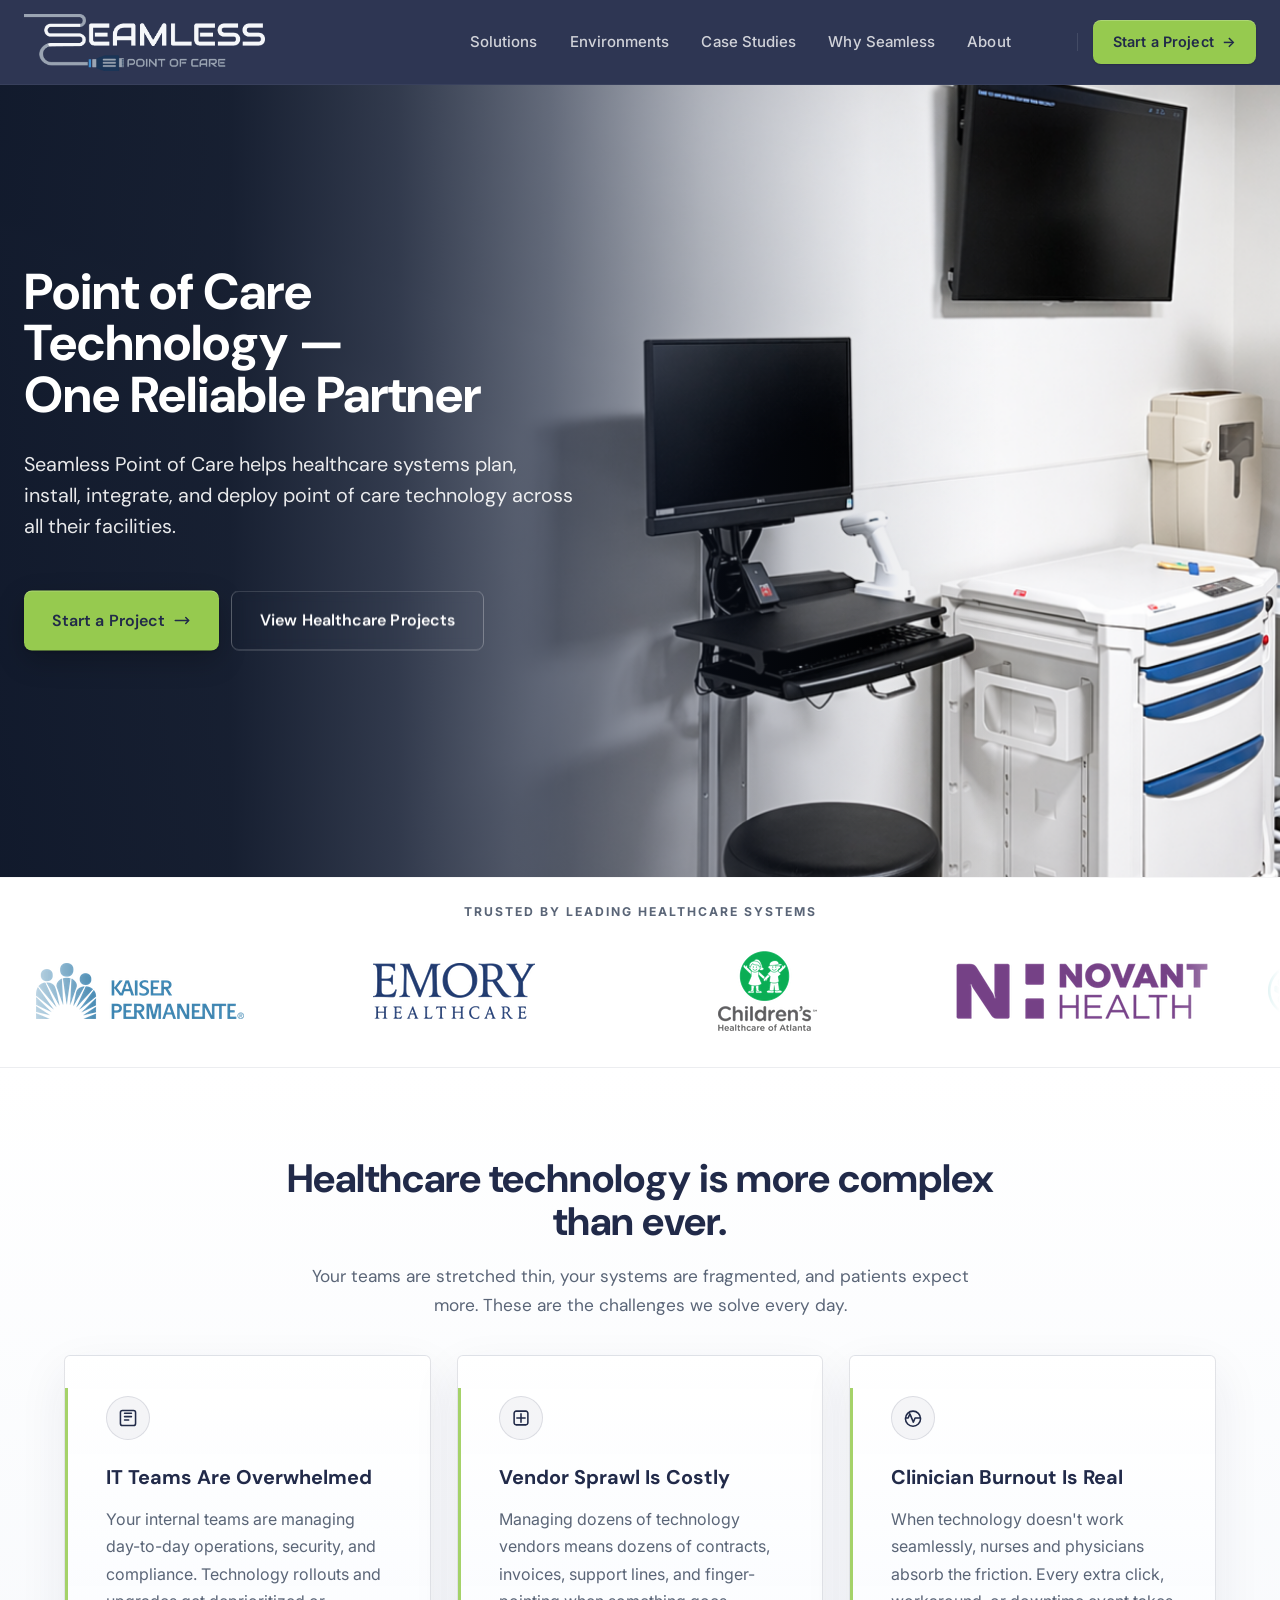
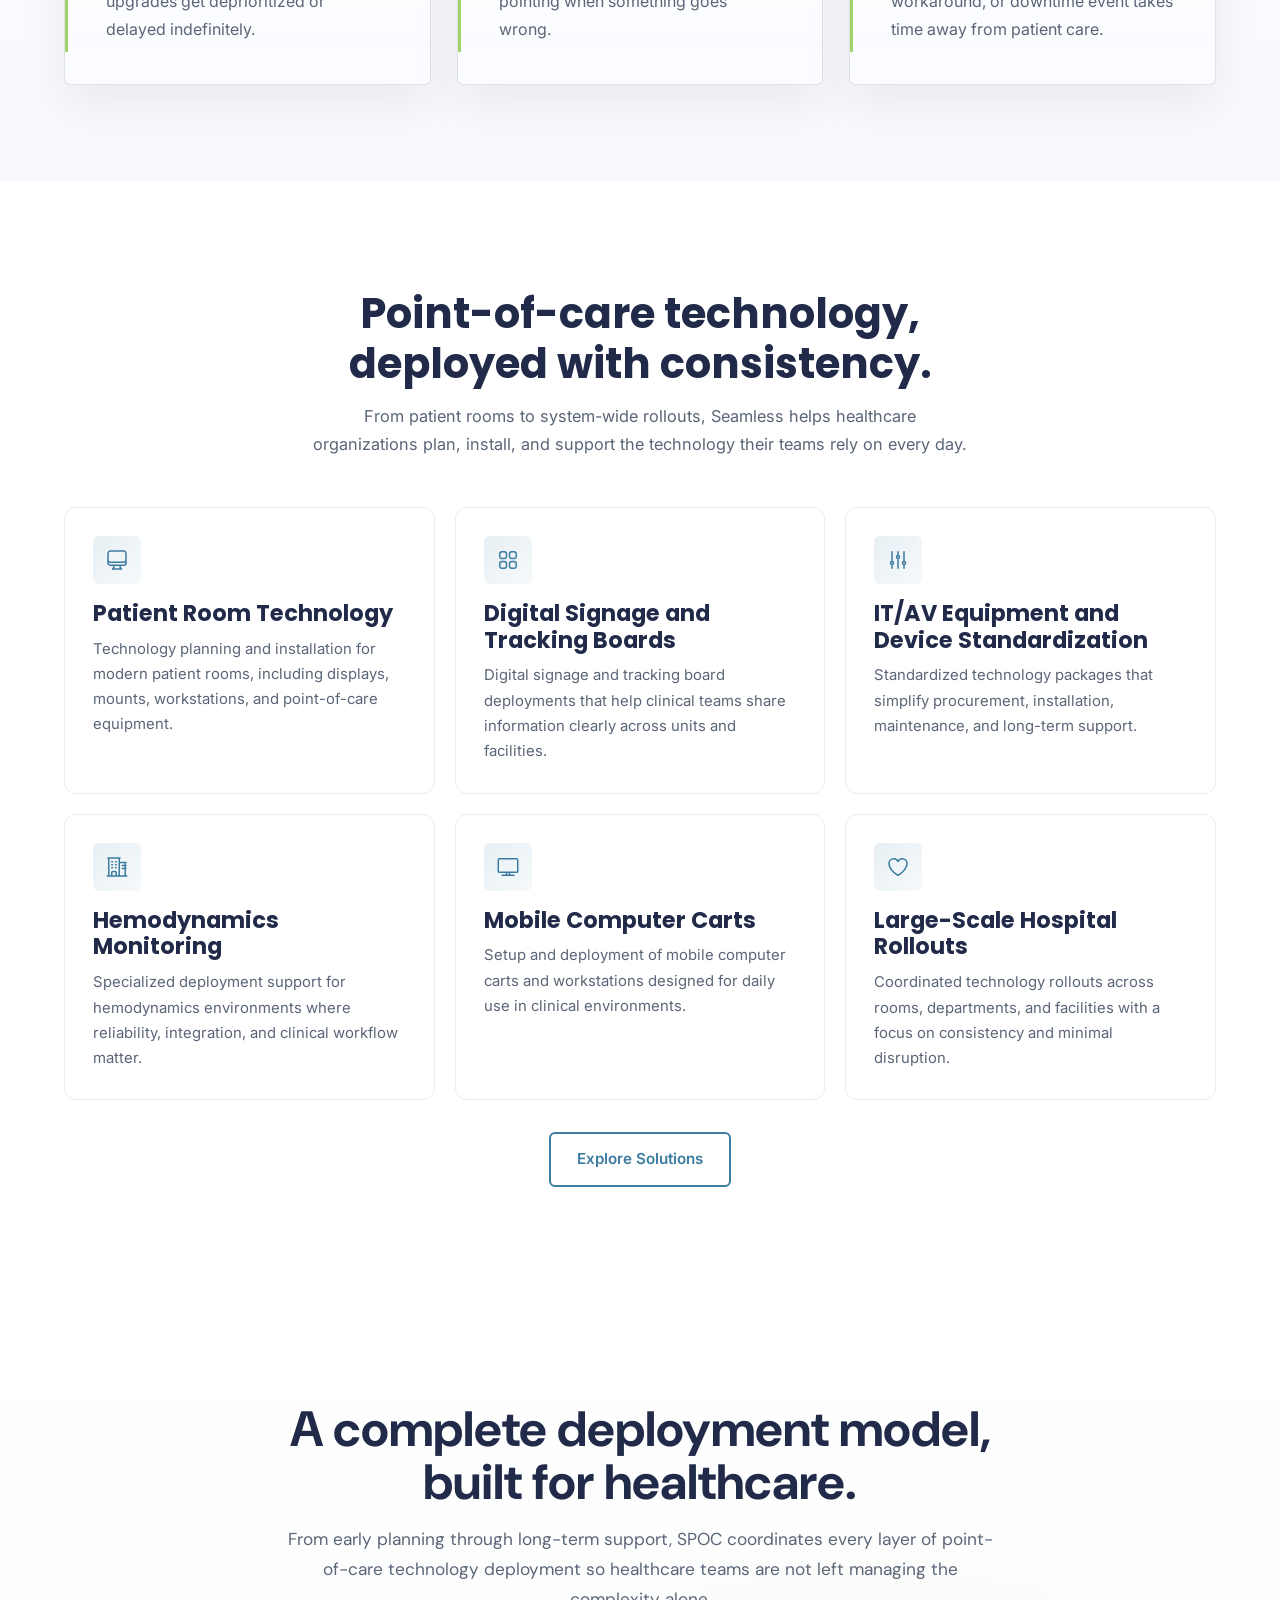
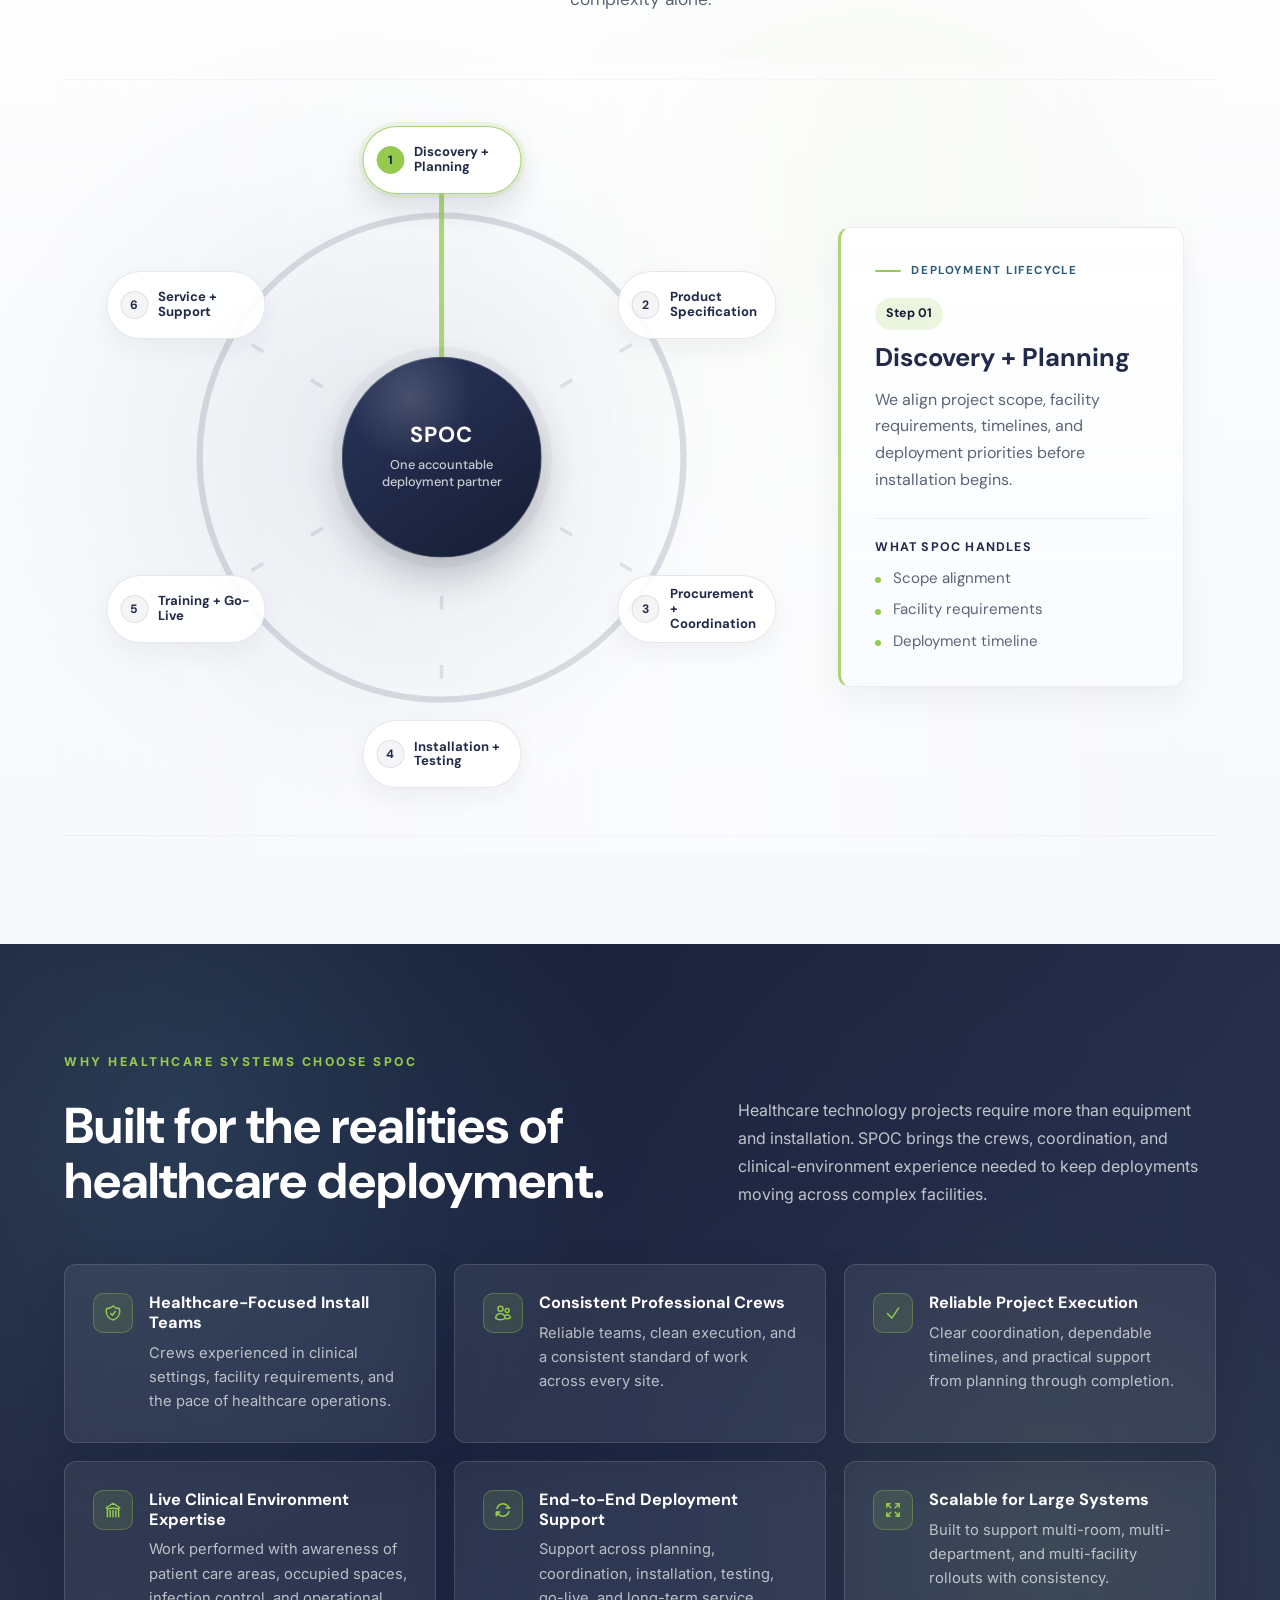
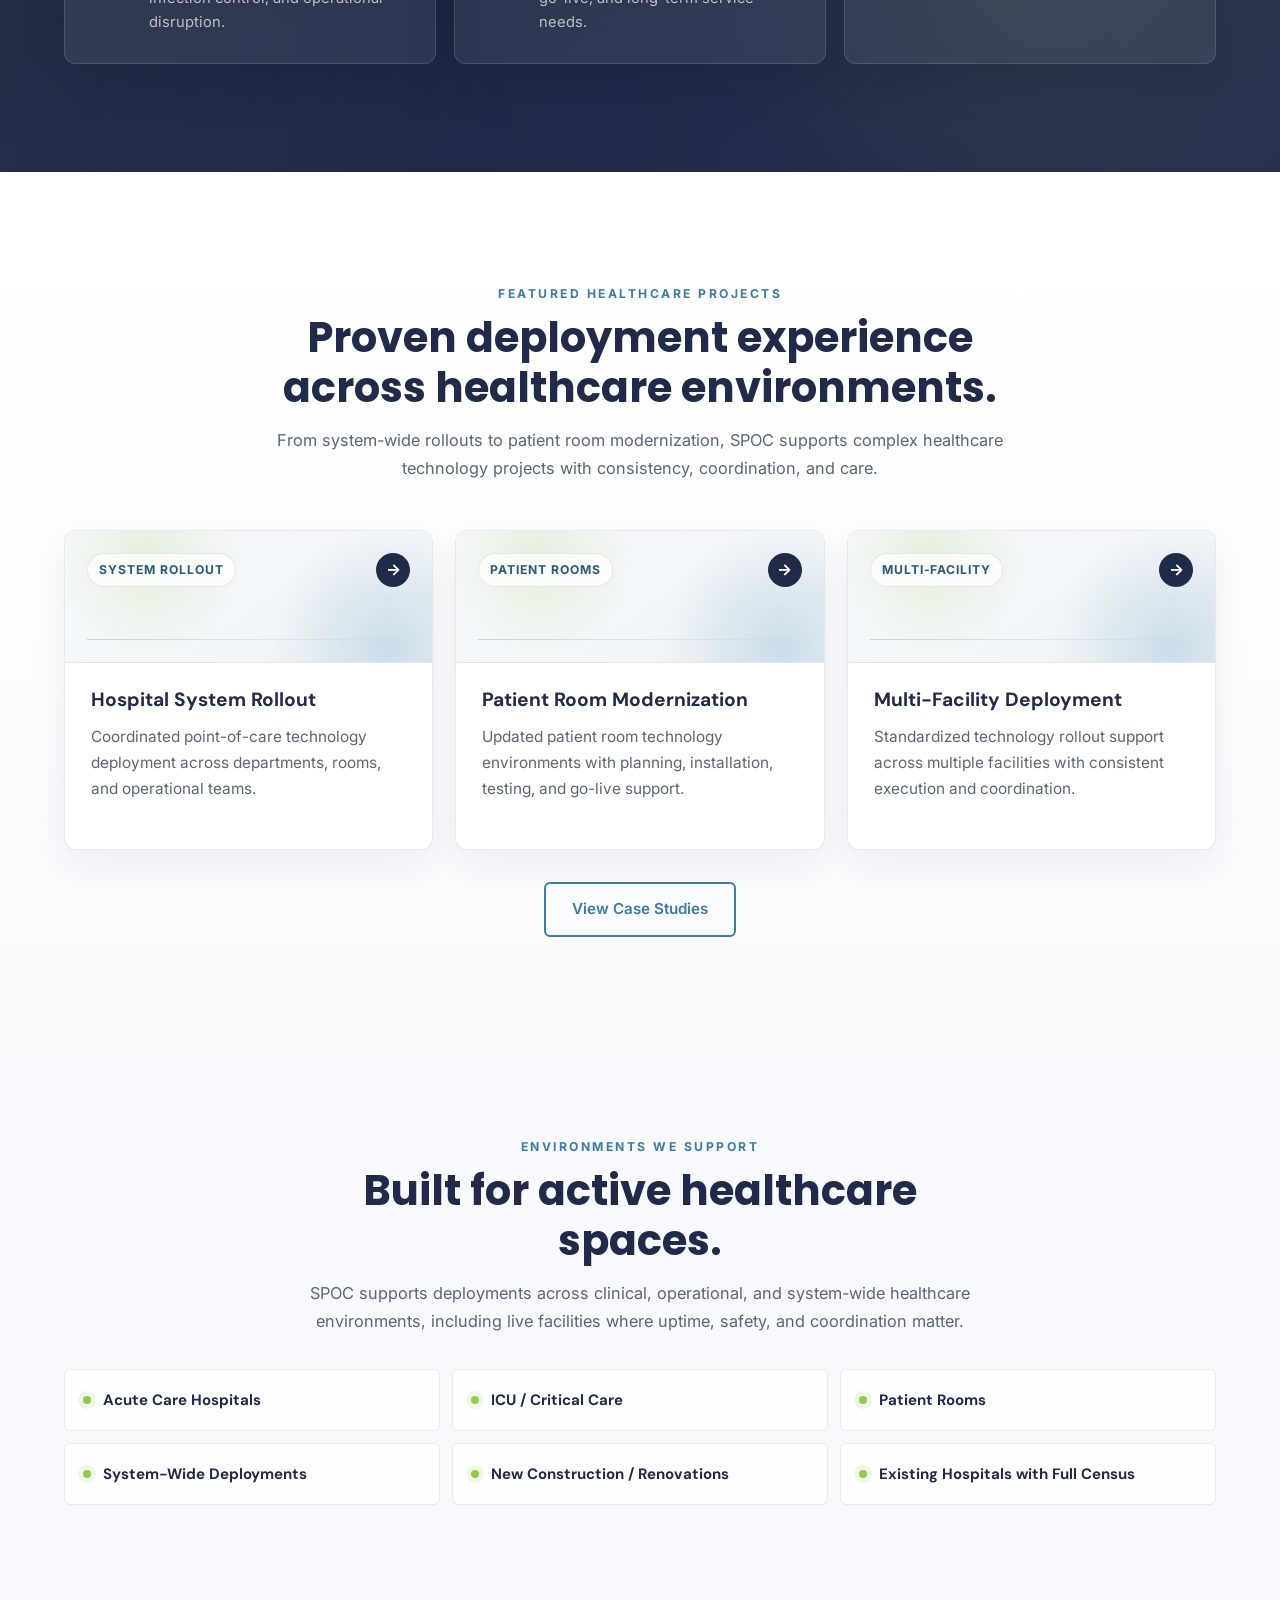
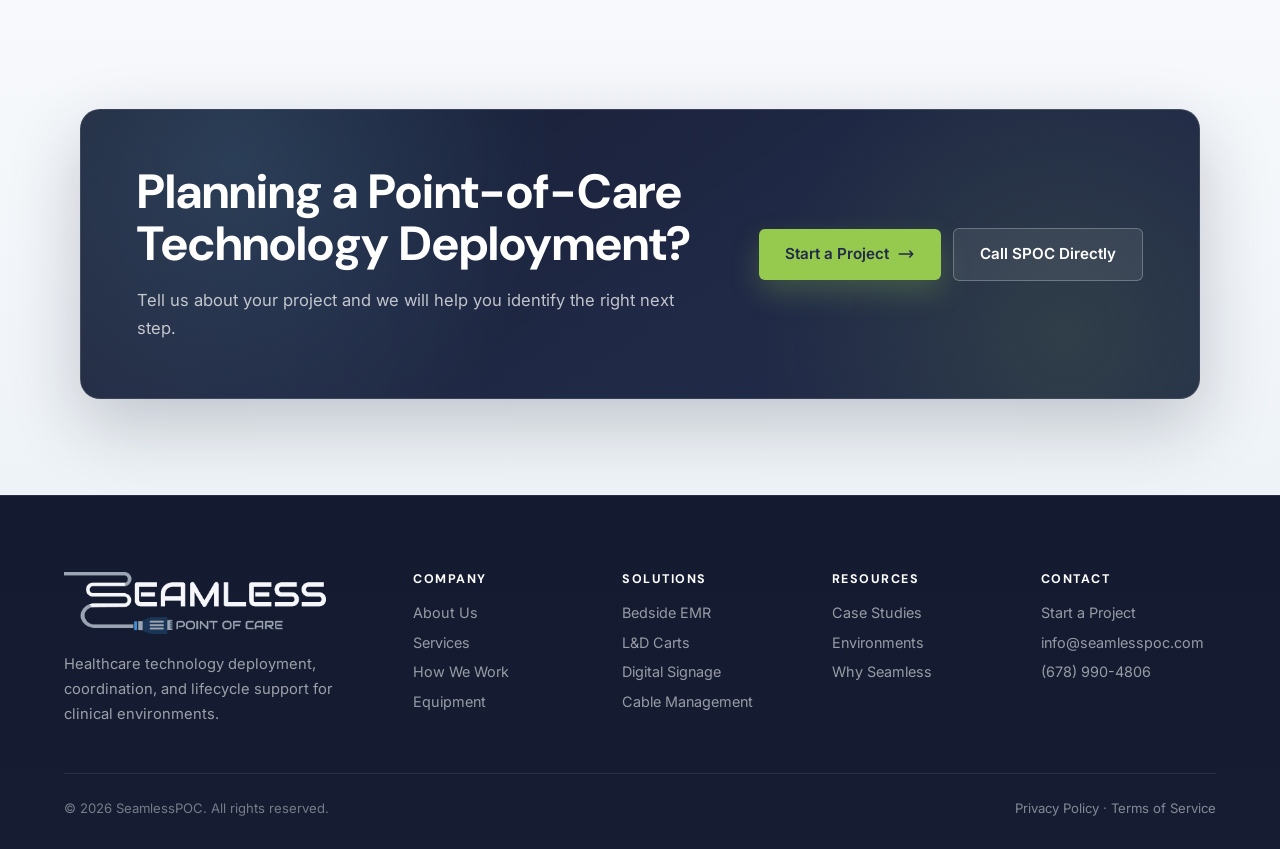
<file: index.html>
<!DOCTYPE html>
<html lang="en">
<head>
  <meta charset="UTF-8">
  <meta name="viewport" content="width=device-width, initial-scale=1.0">
  <title>SeamlessPOC — Healthcare IT Installation, Done Seamlessly</title>
  <meta name="description" content="SeamlessPOC takes healthcare IT installation completely off your plate — wall mounts, cable management, device deployment, and full facility rollouts. One vendor. One quote. Done right the first time.">
  <link rel="preconnect" href="https://fonts.googleapis.com">
  <link rel="preconnect" href="https://fonts.gstatic.com" crossorigin>
  <link href="https://fonts.googleapis.com/css2?family=DM+Sans:wght@400;500;700&amp;family=Inter:wght@400;500;600;700&amp;family=Poppins:wght@600;700;800&amp;display=swap" rel="stylesheet">
  <link rel="stylesheet" href="styles.css">
</head>
<body>

  <!-- Navigation -->
  <nav class="nav">
    <div class="container nav-inner">
      <a href="index.html" class="nav-logo" aria-label="SeamlessPOC home"><img src="spoclogo.png" alt="SeamlessPOC"></a>
      <div class="nav-links">
        <a href="solutions.html">Solutions</a>
        <a href="healthcare-environments.html">Environments</a>
        <a href="case-studies.html">Case Studies</a>
        <a href="why-seamless.html">Why Seamless</a>
        <a href="about.html">About</a>
      </div>
      <a href="start-project.html" class="nav-cta">
        <span>Start a Project</span>
        <span class="nav-cta-arrow" aria-hidden="true">→</span>
      </a>
      <button class="nav-toggle" aria-label="Toggle menu">
        <span></span><span></span><span></span>
      </button>
    </div>
    <div class="mobile-menu">
      <a href="solutions.html">Solutions</a>
      <a href="healthcare-environments.html">Environments</a>
      <a href="case-studies.html">Case Studies</a>
      <a href="why-seamless.html">Why Seamless</a>
      <a href="about.html">About</a>
      <a href="start-project.html" class="nav-cta-mobile">Start a Project</a>
    </div>
  </nav>

  <!-- Hero -->
  <section class="hero hero-home">
    <div class="container hero-content">
      <div class="hero-content-inner">
        <h1 class="hero-headline">
          <span class="hl-line">Point of Care</span>
          <span class="hl-line">Technology &mdash;</span>
          <span class="hl-line">One Reliable Partner</span>
        </h1>
        <p class="hero-sub">Seamless Point of Care helps healthcare systems plan, install, integrate, and deploy point of care technology across all their facilities.</p>
        <div class="btn-group hero-cta-row">
          <a href="start-project.html" class="btn btn-primary">
            Start a Project
            <svg xmlns="http://www.w3.org/2000/svg" fill="none" viewBox="0 0 24 24" stroke="currentColor" stroke-width="2"><path stroke-linecap="round" stroke-linejoin="round" d="M17 8l4 4m0 0l-4 4m4-4H3"/></svg>
          </a>
          <a href="solutions.html" class="btn btn-secondary">View Healthcare Projects</a>
        </div>
      </div>
    </div>
  </section>

  <!-- Trusted By — Logo Carousel -->
  <section class="logo-carousel-section" id="trusted-by">
    <div class="container">
      <p class="logo-carousel-heading">Trusted by Leading Healthcare Systems</p>
    </div>
    <div class="logo-carousel" aria-label="Client logos">
      <div class="logo-carousel-track">
        <div class="logo-carousel-set">
          <div class="logo-item logo-item-wide"><img src="healthlogos/coworkpics/hospital10.png" alt="Kaiser Permanente" loading="lazy"></div>
          <div class="logo-item logo-item-mid"><img src="healthlogos/coworkpics/hospital8.png" alt="Emory Healthcare" loading="lazy"></div>
          <div class="logo-item logo-item-compact"><img src="healthlogos/coworkpics/hospital2.png" alt="Children's Healthcare of Atlanta" loading="lazy"></div>
          <div class="logo-item logo-item-wide"><img src="healthlogos/coworkpics/hospital11.png" alt="Novant Health" loading="lazy"></div>
          <div class="logo-item logo-item-xl"><img src="healthlogos/coworkpics/hospital1.png" alt="Atrium Health" loading="lazy"></div>
          <div class="logo-item logo-item-balanced"><img src="healthlogos/coworkpics/hospital13.png" alt="UNC Health" loading="lazy"></div>
          <div class="logo-item logo-item-balanced"><img src="healthlogos/coworkpics/hospital5.png" alt="Northside Hospital" loading="lazy"></div>
          <div class="logo-item logo-item-wide"><img src="healthlogos/coworkpics/hospital14.png" alt="Wellstar Health System" loading="lazy"></div>
          <div class="logo-item logo-item-wide"><img src="healthlogos/coworkpics/hospital12.png" alt="Piedmont Healthcare" loading="lazy"></div>
          <div class="logo-item logo-item-balanced"><img src="healthlogos/coworkpics/hospital4.png" alt="Northeast Georgia Health System" loading="lazy"></div>
          <div class="logo-item logo-item-wide"><img src="healthlogos/coworkpics/hospital9.png" alt="FirstHealth of the Carolinas" loading="lazy"></div>
          <div class="logo-item logo-item-mid"><img src="healthlogos/coworkpics/hospital3.png" alt="Cape Fear Valley Health" loading="lazy"></div>
          <div class="logo-item logo-item-wide"><img src="healthlogos/coworkpics/hospital7.png" alt="Augusta University Health" loading="lazy"></div>
          <div class="logo-item logo-item-xl"><img src="healthlogos/coworkpics/hospital6.png" alt="Tanner Health" loading="lazy"></div>
        </div>
        <div class="logo-carousel-set" aria-hidden="true">
          <div class="logo-item logo-item-wide"><img src="healthlogos/coworkpics/hospital10.png" alt="" loading="lazy"></div>
          <div class="logo-item logo-item-mid"><img src="healthlogos/coworkpics/hospital8.png" alt="" loading="lazy"></div>
          <div class="logo-item logo-item-compact"><img src="healthlogos/coworkpics/hospital2.png" alt="" loading="lazy"></div>
          <div class="logo-item logo-item-wide"><img src="healthlogos/coworkpics/hospital11.png" alt="" loading="lazy"></div>
          <div class="logo-item logo-item-xl"><img src="healthlogos/coworkpics/hospital1.png" alt="" loading="lazy"></div>
          <div class="logo-item logo-item-balanced"><img src="healthlogos/coworkpics/hospital13.png" alt="" loading="lazy"></div>
          <div class="logo-item logo-item-balanced"><img src="healthlogos/coworkpics/hospital5.png" alt="" loading="lazy"></div>
          <div class="logo-item logo-item-wide"><img src="healthlogos/coworkpics/hospital14.png" alt="" loading="lazy"></div>
          <div class="logo-item logo-item-wide"><img src="healthlogos/coworkpics/hospital12.png" alt="" loading="lazy"></div>
          <div class="logo-item logo-item-balanced"><img src="healthlogos/coworkpics/hospital4.png" alt="" loading="lazy"></div>
          <div class="logo-item logo-item-wide"><img src="healthlogos/coworkpics/hospital9.png" alt="" loading="lazy"></div>
          <div class="logo-item logo-item-mid"><img src="healthlogos/coworkpics/hospital3.png" alt="" loading="lazy"></div>
          <div class="logo-item logo-item-wide"><img src="healthlogos/coworkpics/hospital7.png" alt="" loading="lazy"></div>
          <div class="logo-item logo-item-xl"><img src="healthlogos/coworkpics/hospital6.png" alt="" loading="lazy"></div>
        </div>
      </div>
    </div>
  </section>

  <!-- Problem Section -->
  <section class="problem-section">
    <div class="container">
      <div class="problem-header reveal">
        <h2>Healthcare technology is more complex than ever.</h2>
        <p>Your teams are stretched thin, your systems are fragmented, and patients expect more. These are the challenges we solve every day.</p>
      </div>
      <div class="problem-grid">
        <article class="problem-card reveal">
          <div class="problem-card-mark" aria-hidden="true">
            <svg xmlns="http://www.w3.org/2000/svg" fill="none" viewBox="0 0 24 24" stroke="currentColor" stroke-width="1.7"><path stroke-linecap="round" stroke-linejoin="round" d="M8.25 6.75h7.5M8.25 10.5h7.5M8.25 14.25h4.5M6 3.75h12A2.25 2.25 0 0120.25 6v12A2.25 2.25 0 0118 20.25H6A2.25 2.25 0 013.75 18V6A2.25 2.25 0 016 3.75z"/></svg>
          </div>
          <h3>IT Teams Are Overwhelmed</h3>
          <p>Your internal teams are managing day-to-day operations, security, and compliance. Technology rollouts and upgrades get deprioritized or delayed indefinitely.</p>
        </article>
        <article class="problem-card reveal reveal-delay-1">
          <div class="problem-card-mark" aria-hidden="true">
            <svg xmlns="http://www.w3.org/2000/svg" fill="none" viewBox="0 0 24 24" stroke="currentColor" stroke-width="1.7"><path stroke-linecap="round" stroke-linejoin="round" d="M12 7.5v9M7.5 12h9M6.75 4.5h10.5a2.25 2.25 0 012.25 2.25v10.5a2.25 2.25 0 01-2.25 2.25H6.75a2.25 2.25 0 01-2.25-2.25V6.75A2.25 2.25 0 016.75 4.5z"/></svg>
          </div>
          <h3>Vendor Sprawl Is Costly</h3>
          <p>Managing dozens of technology vendors means dozens of contracts, invoices, support lines, and finger-pointing when something goes wrong.</p>
        </article>
        <article class="problem-card reveal reveal-delay-2">
          <div class="problem-card-mark" aria-hidden="true">
            <svg xmlns="http://www.w3.org/2000/svg" fill="none" viewBox="0 0 24 24" stroke="currentColor" stroke-width="1.7"><path stroke-linecap="round" stroke-linejoin="round" d="M3.75 12h3l1.875-4.5 3.75 9 1.875-4.5h6M12 21a8.25 8.25 0 100-16.5A8.25 8.25 0 0012 21z"/></svg>
          </div>
          <h3>Clinician Burnout Is Real</h3>
          <p>When technology doesn't work seamlessly, nurses and physicians absorb the friction. Every extra click, workaround, or downtime event takes time away from patient care.</p>
        </article>
      </div>
    </div>
  </section>

  <!-- Solutions Overview -->
  <section>
    <div class="container">
      <div class="section-header reveal">
        <h2>Point-of-care technology, deployed with consistency.</h2>
        <p>From patient rooms to system-wide rollouts, Seamless helps healthcare organizations plan, install, and support the technology their teams rely on every day.</p>
      </div>
      <div class="card-grid card-grid-3">
        <div class="card reveal">
          <div class="card-icon">
            <svg xmlns="http://www.w3.org/2000/svg" fill="none" viewBox="0 0 24 24" stroke="currentColor" stroke-width="1.5"><path stroke-linecap="round" stroke-linejoin="round" d="M9 17.25v1.007a3 3 0 01-.879 2.122L7.5 21h9l-.621-.621A3 3 0 0115 18.257V17.25m6-12V15a2.25 2.25 0 01-2.25 2.25H5.25A2.25 2.25 0 013 15V5.25m18 0A2.25 2.25 0 0018.75 3H5.25A2.25 2.25 0 003 5.25m18 0V12a2.25 2.25 0 01-2.25 2.25H5.25A2.25 2.25 0 013 12V5.25"/></svg>
          </div>
          <h3>Patient Room Technology</h3>
          <p>Technology planning and installation for modern patient rooms, including displays, mounts, workstations, and point-of-care equipment.</p>
        </div>
        <div class="card reveal reveal-delay-1">
          <div class="card-icon">
            <svg xmlns="http://www.w3.org/2000/svg" fill="none" viewBox="0 0 24 24" stroke="currentColor" stroke-width="1.5"><path stroke-linecap="round" stroke-linejoin="round" d="M3.75 6A2.25 2.25 0 016 3.75h2.25A2.25 2.25 0 0110.5 6v2.25a2.25 2.25 0 01-2.25 2.25H6a2.25 2.25 0 01-2.25-2.25V6zM3.75 15.75A2.25 2.25 0 016 13.5h2.25a2.25 2.25 0 012.25 2.25V18a2.25 2.25 0 01-2.25 2.25H6A2.25 2.25 0 013.75 18v-2.25zM13.5 6a2.25 2.25 0 012.25-2.25H18A2.25 2.25 0 0120.25 6v2.25A2.25 2.25 0 0118 10.5h-2.25a2.25 2.25 0 01-2.25-2.25V6zM13.5 15.75a2.25 2.25 0 012.25-2.25H18a2.25 2.25 0 012.25 2.25V18A2.25 2.25 0 0118 20.25h-2.25A2.25 2.25 0 0113.5 18v-2.25z"/></svg>
          </div>
          <h3>Digital Signage and Tracking Boards</h3>
          <p>Digital signage and tracking board deployments that help clinical teams share information clearly across units and facilities.</p>
        </div>
        <div class="card reveal reveal-delay-2">
          <div class="card-icon">
            <svg xmlns="http://www.w3.org/2000/svg" fill="none" viewBox="0 0 24 24" stroke="currentColor" stroke-width="1.5"><path stroke-linecap="round" stroke-linejoin="round" d="M6 13.5V3.75m0 9.75a1.5 1.5 0 010 3m0-3a1.5 1.5 0 000 3m0 3.75V16.5m12-3V3.75m0 9.75a1.5 1.5 0 010 3m0-3a1.5 1.5 0 000 3m0 3.75V16.5m-6-9V3.75m0 3.75a1.5 1.5 0 010 3m0-3a1.5 1.5 0 000 3m0 9.75V10.5"/></svg>
          </div>
          <h3>IT/AV Equipment and Device Standardization</h3>
          <p>Standardized technology packages that simplify procurement, installation, maintenance, and long-term support.</p>
        </div>
        <div class="card reveal">
          <div class="card-icon">
            <svg xmlns="http://www.w3.org/2000/svg" fill="none" viewBox="0 0 24 24" stroke="currentColor" stroke-width="1.5"><path stroke-linecap="round" stroke-linejoin="round" d="M2.25 21h19.5m-18-18v18m10.5-18v18m6-13.5V21M6.75 6.75h.75m-.75 3h.75m-.75 3h.75m3-6h.75m-.75 3h.75m-.75 3h.75M6.75 21v-3.375c0-.621.504-1.125 1.125-1.125h2.25c.621 0 1.125.504 1.125 1.125V21M3 3h12m-.75 4.5H21m-3.75 3H21m-3.75 3H21"/></svg>
          </div>
          <h3>Hemodynamics Monitoring</h3>
          <p>Specialized deployment support for hemodynamics environments where reliability, integration, and clinical workflow matter.</p>
        </div>
        <div class="card reveal reveal-delay-1">
          <div class="card-icon">
            <svg xmlns="http://www.w3.org/2000/svg" fill="none" viewBox="0 0 24 24" stroke="currentColor" stroke-width="1.5"><path stroke-linecap="round" stroke-linejoin="round" d="M6 20.25h12m-7.5-3v3m3-3v3m-10.125-3h17.25c.621 0 1.125-.504 1.125-1.125V4.875c0-.621-.504-1.125-1.125-1.125H3.375c-.621 0-1.125.504-1.125 1.125v11.25c0 .621.504 1.125 1.125 1.125z"/></svg>
          </div>
          <h3>Mobile Computer Carts</h3>
          <p>Setup and deployment of mobile computer carts and workstations designed for daily use in clinical environments.</p>
        </div>
        <div class="card reveal reveal-delay-2">
          <div class="card-icon">
            <svg xmlns="http://www.w3.org/2000/svg" fill="none" viewBox="0 0 24 24" stroke="currentColor" stroke-width="1.5"><path stroke-linecap="round" stroke-linejoin="round" d="M21 8.25c0-2.485-2.099-4.5-4.688-4.5-1.935 0-3.597 1.126-4.312 2.733-.715-1.607-2.377-2.733-4.313-2.733C5.1 3.75 3 5.765 3 8.25c0 7.22 9 12 9 12s9-4.78 9-12z"/></svg>
          </div>
          <h3>Large-Scale Hospital Rollouts</h3>
          <p>Coordinated technology rollouts across rooms, departments, and facilities with a focus on consistency and minimal disruption.</p>
        </div>
      </div>
      <div class="text-center mt-32 reveal">
        <a href="solutions.html" class="btn btn-outline">Explore Solutions</a>
      </div>
    </div>
  </section>

  <!-- SPOC Circle of Services -->
  <section class="spoc-circle-section" id="circle-of-services">
    <div class="container">
      <div class="section-header reveal">
        <h2>A complete deployment model, built for healthcare.</h2>
        <p>From early planning through long-term support, SPOC coordinates every layer of point-of-care technology deployment so healthcare teams are not left managing the complexity alone.</p>
      </div>

      <div class="spoc-lifecycle-shell reveal">
        <div class="spoc-lifecycle-map" aria-label="SPOC deployment lifecycle">
          <svg class="spoc-map-lines" viewBox="0 0 100 100" aria-hidden="true">
            <circle cx="50" cy="50" r="35"></circle>
            <line class="spoc-line-1 is-active" x1="50" y1="50" x2="50" y2="7"></line>
            <line class="spoc-line-2" x1="50" y1="50" x2="87" y2="28"></line>
            <line class="spoc-line-3" x1="50" y1="50" x2="87" y2="72"></line>
            <line class="spoc-line-4" x1="50" y1="50" x2="50" y2="93"></line>
            <line class="spoc-line-5" x1="50" y1="50" x2="13" y2="72"></line>
            <line class="spoc-line-6" x1="50" y1="50" x2="13" y2="28"></line>
          </svg>

          <div class="spoc-map-center">
            <div>
              <strong>SPOC</strong>
              <span>One accountable deployment partner</span>
            </div>
          </div>

          <button class="spoc-step-node spoc-node-1 is-active" type="button" data-spoc-step="0">
            <span class="spoc-step-number">1</span>
            <span class="spoc-step-label">Discovery + Planning</span>
          </button>
          <button class="spoc-step-node spoc-node-2" type="button" data-spoc-step="1">
            <span class="spoc-step-number">2</span>
            <span class="spoc-step-label">Product Specification</span>
          </button>
          <button class="spoc-step-node spoc-node-3" type="button" data-spoc-step="2">
            <span class="spoc-step-number">3</span>
            <span class="spoc-step-label">Procurement + Coordination</span>
          </button>
          <button class="spoc-step-node spoc-node-4" type="button" data-spoc-step="3">
            <span class="spoc-step-number">4</span>
            <span class="spoc-step-label">Installation + Testing</span>
          </button>
          <button class="spoc-step-node spoc-node-5" type="button" data-spoc-step="4">
            <span class="spoc-step-number">5</span>
            <span class="spoc-step-label">Training + Go-Live</span>
          </button>
          <button class="spoc-step-node spoc-node-6" type="button" data-spoc-step="5">
            <span class="spoc-step-number">6</span>
            <span class="spoc-step-label">Service + Support</span>
          </button>
        </div>

        <aside class="spoc-detail-panel" aria-live="polite">
          <div class="spoc-detail-kicker">Deployment Lifecycle</div>
          <div class="spoc-detail-step">Step 01</div>
          <h3 class="spoc-detail-title">Discovery + Planning</h3>
          <p class="spoc-detail-body">We align project scope, facility requirements, timelines, and deployment priorities before installation begins.</p>
          <div class="spoc-detail-handles">
            <h4>What SPOC handles</h4>
            <ul class="spoc-detail-bullets">
              <li>Scope alignment</li>
              <li>Facility requirements</li>
              <li>Deployment timeline</li>
            </ul>
          </div>
        </aside>

        <div class="spoc-mobile-timeline" aria-label="SPOC deployment lifecycle timeline">
          <div class="spoc-timeline-step">
            <div class="spoc-timeline-dot">1</div>
            <h4>Discovery + Planning</h4>
            <p>We align project scope, facility requirements, timelines, and deployment priorities before installation begins.</p>
          </div>
          <div class="spoc-timeline-step">
            <div class="spoc-timeline-dot">2</div>
            <h4>Product Specification</h4>
            <p>We help standardize the right technology packages for each environment, room type, and clinical workflow.</p>
          </div>
          <div class="spoc-timeline-step">
            <div class="spoc-timeline-dot">3</div>
            <h4>Procurement + Coordination</h4>
            <p>We coordinate equipment, vendors, delivery timing, and project logistics to keep deployments moving.</p>
          </div>
          <div class="spoc-timeline-step">
            <div class="spoc-timeline-dot">4</div>
            <h4>Installation + Testing</h4>
            <p>Professional crews install, configure, and test technology in live healthcare environments with minimal disruption.</p>
          </div>
          <div class="spoc-timeline-step">
            <div class="spoc-timeline-dot">5</div>
            <h4>Training + Go-Live</h4>
            <p>We support staff readiness and go-live execution so teams can transition confidently.</p>
          </div>
          <div class="spoc-timeline-step">
            <div class="spoc-timeline-dot">6</div>
            <h4>Service + Support</h4>
            <p>After deployment, we provide ongoing support to keep systems reliable and operational.</p>
          </div>
        </div>
      </div>
    </div>
  </section>

  <!-- Why Healthcare Systems Choose SPOC -->
  <section class="why-spoc-section">
    <div class="container">
      <div class="why-spoc-header reveal">
        <div class="section-tag">Why Healthcare Systems Choose SPOC</div>
        <h2>Built for the realities of healthcare deployment.</h2>
        <p>Healthcare technology projects require more than equipment and installation. SPOC brings the crews, coordination, and clinical-environment experience needed to keep deployments moving across complex facilities.</p>
      </div>
      <div class="proof-grid">
        <div class="proof-item reveal">
          <div class="proof-icon">
            <svg xmlns="http://www.w3.org/2000/svg" fill="none" viewBox="0 0 24 24" stroke="currentColor" stroke-width="2"><path stroke-linecap="round" stroke-linejoin="round" d="M9 12.75L11.25 15 15 9.75m-3-7.036A11.959 11.959 0 013.598 6 11.99 11.99 0 003 9.749c0 5.592 3.824 10.29 9 11.623 5.176-1.332 9-6.03 9-11.622 0-1.31-.21-2.571-.598-3.751h-.152c-3.196 0-6.1-1.248-8.25-3.285z"/></svg>
          </div>
          <div>
            <h4>Healthcare-Focused Install Teams</h4>
            <p>Crews experienced in clinical settings, facility requirements, and the pace of healthcare operations.</p>
          </div>
        </div>
        <div class="proof-item reveal reveal-delay-1">
          <div class="proof-icon">
            <svg xmlns="http://www.w3.org/2000/svg" fill="none" viewBox="0 0 24 24" stroke="currentColor" stroke-width="2"><path stroke-linecap="round" stroke-linejoin="round" d="M15 19.128a9.38 9.38 0 002.625.372 9.337 9.337 0 004.121-.952 4.125 4.125 0 00-7.533-2.493M15 19.128v-.003c0-1.113-.285-2.16-.786-3.07M15 19.128v.106A12.318 12.318 0 018.624 21c-2.331 0-4.512-.645-6.374-1.766l-.001-.109a6.375 6.375 0 0111.964-3.07M12 6.375a3.375 3.375 0 11-6.75 0 3.375 3.375 0 016.75 0zm8.25 2.25a2.625 2.625 0 11-5.25 0 2.625 2.625 0 015.25 0z"/></svg>
          </div>
          <div>
            <h4>Consistent Professional Crews</h4>
            <p>Reliable teams, clean execution, and a consistent standard of work across every site.</p>
          </div>
        </div>
        <div class="proof-item reveal reveal-delay-2">
          <div class="proof-icon">
            <svg xmlns="http://www.w3.org/2000/svg" fill="none" viewBox="0 0 24 24" stroke="currentColor" stroke-width="2"><path stroke-linecap="round" stroke-linejoin="round" d="M4.5 12.75l6 6 9-13.5"/></svg>
          </div>
          <div>
            <h4>Reliable Project Execution</h4>
            <p>Clear coordination, dependable timelines, and practical support from planning through completion.</p>
          </div>
        </div>
        <div class="proof-item reveal">
          <div class="proof-icon">
            <svg xmlns="http://www.w3.org/2000/svg" fill="none" viewBox="0 0 24 24" stroke="currentColor" stroke-width="2"><path stroke-linecap="round" stroke-linejoin="round" d="M12 21v-8.25M15.75 21v-8.25M8.25 21v-8.25M3 9l9-6 9 6m-1.5 12V10.332A48.36 48.36 0 0012 9.75c-2.551 0-5.056.2-7.5.582V21"/></svg>
          </div>
          <div>
            <h4>Live Clinical Environment Expertise</h4>
            <p>Work performed with awareness of patient care areas, occupied spaces, infection control, and operational disruption.</p>
          </div>
        </div>
        <div class="proof-item reveal reveal-delay-1">
          <div class="proof-icon">
            <svg xmlns="http://www.w3.org/2000/svg" fill="none" viewBox="0 0 24 24" stroke="currentColor" stroke-width="2"><path stroke-linecap="round" stroke-linejoin="round" d="M16.023 9.348h4.992v-.001M2.985 19.644v-4.992m0 0h4.992m-4.993 0l3.181 3.183a8.25 8.25 0 0013.803-3.7M4.031 9.865a8.25 8.25 0 0113.803-3.7l3.181 3.182M2.985 19.644l3.181-3.183"/></svg>
          </div>
          <div>
            <h4>End-to-End Deployment Support</h4>
            <p>Support across planning, coordination, installation, testing, go-live, and long-term service needs.</p>
          </div>
        </div>
        <div class="proof-item reveal reveal-delay-2">
          <div class="proof-icon">
            <svg xmlns="http://www.w3.org/2000/svg" fill="none" viewBox="0 0 24 24" stroke="currentColor" stroke-width="2"><path stroke-linecap="round" stroke-linejoin="round" d="M3.75 3.75v4.5m0-4.5h4.5m-4.5 0L9 9M3.75 20.25v-4.5m0 4.5h4.5m-4.5 0L9 15M20.25 3.75h-4.5m4.5 0v4.5m0-4.5L15 9m5.25 11.25h-4.5m4.5 0v-4.5m0 4.5L15 15"/></svg>
          </div>
          <div>
            <h4>Scalable for Large Systems</h4>
            <p>Built to support multi-room, multi-department, and multi-facility rollouts with consistency.</p>
          </div>
        </div>
      </div>
    </div>
  </section>

  <!-- Featured Healthcare Projects -->
  <section class="featured-projects-section">
    <div class="container">
      <div class="section-header reveal">
        <div class="section-tag">Featured Healthcare Projects</div>
        <h2>Proven deployment experience across healthcare environments.</h2>
        <p>From system-wide rollouts to patient room modernization, SPOC supports complex healthcare technology projects with consistency, coordination, and care.</p>
      </div>
      <div class="project-grid">
        <article class="project-card reveal">
          <div class="project-card-top">
            <span class="project-tag">System rollout</span>
            <span class="project-arrow" aria-hidden="true">&rarr;</span>
          </div>
          <div class="project-card-body">
            <h3>Hospital System Rollout</h3>
            <p>Coordinated point-of-care technology deployment across departments, rooms, and operational teams.</p>
          </div>
        </article>
        <article class="project-card reveal reveal-delay-1">
          <div class="project-card-top">
            <span class="project-tag">Patient rooms</span>
            <span class="project-arrow" aria-hidden="true">&rarr;</span>
          </div>
          <div class="project-card-body">
            <h3>Patient Room Modernization</h3>
            <p>Updated patient room technology environments with planning, installation, testing, and go-live support.</p>
          </div>
        </article>
        <article class="project-card reveal reveal-delay-2">
          <div class="project-card-top">
            <span class="project-tag">Multi-facility</span>
            <span class="project-arrow" aria-hidden="true">&rarr;</span>
          </div>
          <div class="project-card-body">
            <h3>Multi-Facility Deployment</h3>
            <p>Standardized technology rollout support across multiple facilities with consistent execution and coordination.</p>
          </div>
        </article>
      </div>
      <div class="text-center mt-32 reveal">
        <a href="case-studies.html" class="btn btn-outline">View Case Studies</a>
      </div>
    </div>
  </section>

  <!-- Environments We Support -->
  <section class="environments-section">
    <div class="container">
      <div class="section-header reveal">
        <div class="section-tag">Environments We Support</div>
        <h2>Built for active healthcare spaces.</h2>
        <p>SPOC supports deployments across clinical, operational, and system-wide healthcare environments, including live facilities where uptime, safety, and coordination matter.</p>
      </div>
      <div class="env-grid">
        <div class="env-tag reveal">Acute Care Hospitals</div>
        <div class="env-tag reveal reveal-delay-1">ICU / Critical Care</div>
        <div class="env-tag reveal reveal-delay-2">Patient Rooms</div>
        <div class="env-tag reveal">System-Wide Deployments</div>
        <div class="env-tag reveal reveal-delay-1">New Construction / Renovations</div>
        <div class="env-tag reveal reveal-delay-2">Existing Hospitals with Full Census</div>
      </div>
    </div>
  </section>

  <!-- Final CTA -->
  <section class="cta-banner">
    <div class="container">
      <div class="cta-inner reveal">
        <div class="cta-copy">
          <h2>Planning a Point-of-Care Technology Deployment?</h2>
          <p>Tell us about your project and we will help you identify the right next step.</p>
        </div>
        <div class="btn-group cta-actions">
          <a href="start-project.html" class="btn btn-primary">
            Start a Project
            <svg xmlns="http://www.w3.org/2000/svg" fill="none" viewBox="0 0 24 24" stroke="currentColor" stroke-width="2"><path stroke-linecap="round" stroke-linejoin="round" d="M17 8l4 4m0 0l-4 4m4-4H3"/></svg>
          </a>
          <a href="tel:+16789904806" class="btn btn-secondary">Call SPOC Directly</a>
        </div>
      </div>
    </div>
  </section>

  <!-- Footer -->
  <footer class="footer">
    <div class="container">
      <div class="footer-grid">
        <div class="footer-brand">
          <a href="index.html" class="nav-logo"><img src="spoclogo.png" alt="SeamlessPOC"></a>
          <p>Healthcare technology deployment, coordination, and lifecycle support for clinical environments.</p>
        </div>
        <div>
          <h4>Company</h4>
          <div class="footer-links">
            <a href="about.html">About Us</a>
            <a href="services.html">Services</a>
            <a href="how-we-work.html">How We Work</a>
            <a href="equipment.html">Equipment</a>
          </div>
        </div>
        <div>
          <h4>Solutions</h4>
          <div class="footer-links">
            <a href="solutions.html">Bedside EMR</a>
            <a href="solutions.html">L&amp;D Carts</a>
            <a href="solutions.html">Digital Signage</a>
            <a href="solutions.html">Cable Management</a>
          </div>
        </div>
        <div>
          <h4>Resources</h4>
          <div class="footer-links">
            <a href="case-studies.html">Case Studies</a>
            <a href="healthcare-environments.html">Environments</a>
            <a href="why-seamless.html">Why Seamless</a>
          </div>
        </div>
        <div>
          <h4>Contact</h4>
          <div class="footer-links">
            <a href="start-project.html">Start a Project</a>
            <a href="mailto:info@seamlesspoc.com">info@seamlesspoc.com</a>
            <a href="tel:+16789904806">(678) 990-4806</a>
          </div>
        </div>
      </div>
      <div class="footer-bottom">
        <span>&copy; 2026 SeamlessPOC. All rights reserved.</span>
        <span>
          <a href="#">Privacy Policy</a> &middot; <a href="#">Terms of Service</a>
        </span>
      </div>
    </div>
  </footer>

  <script src="script.js"></script>
</body>
</html>
</file>
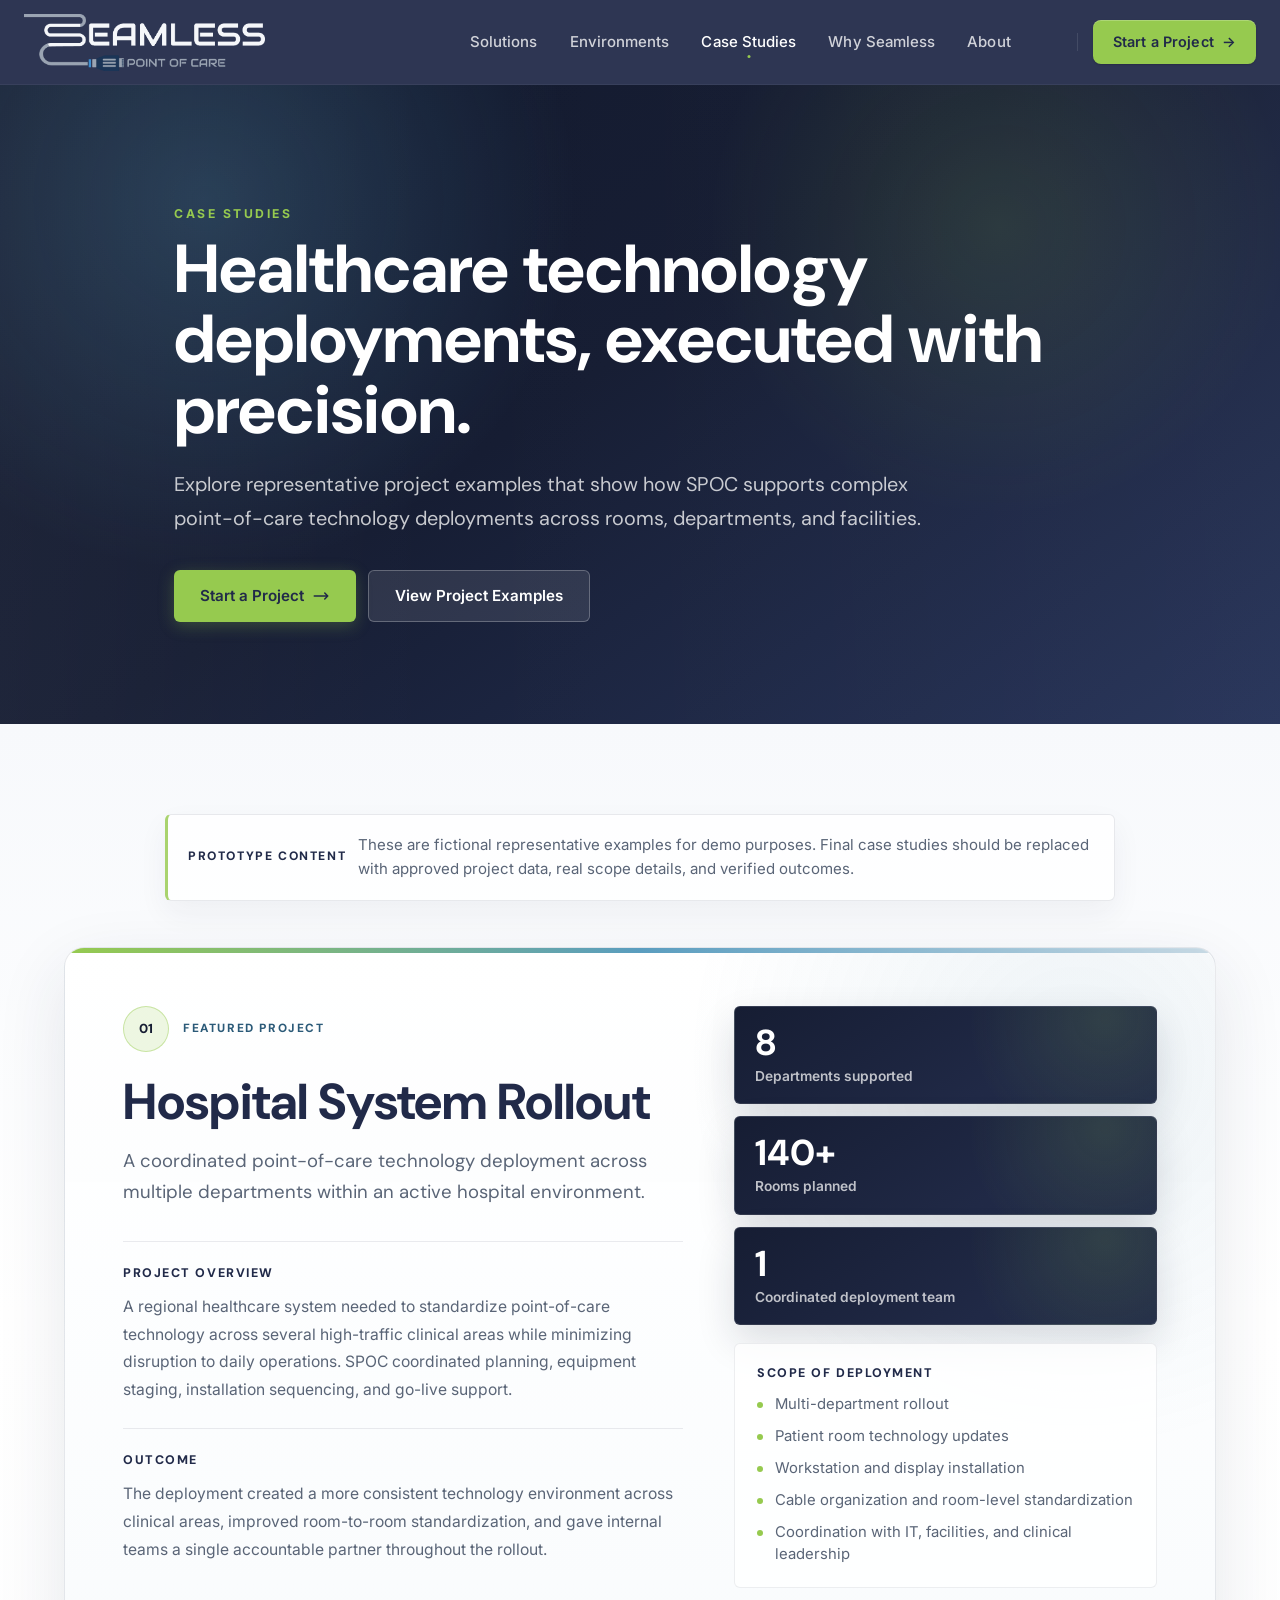
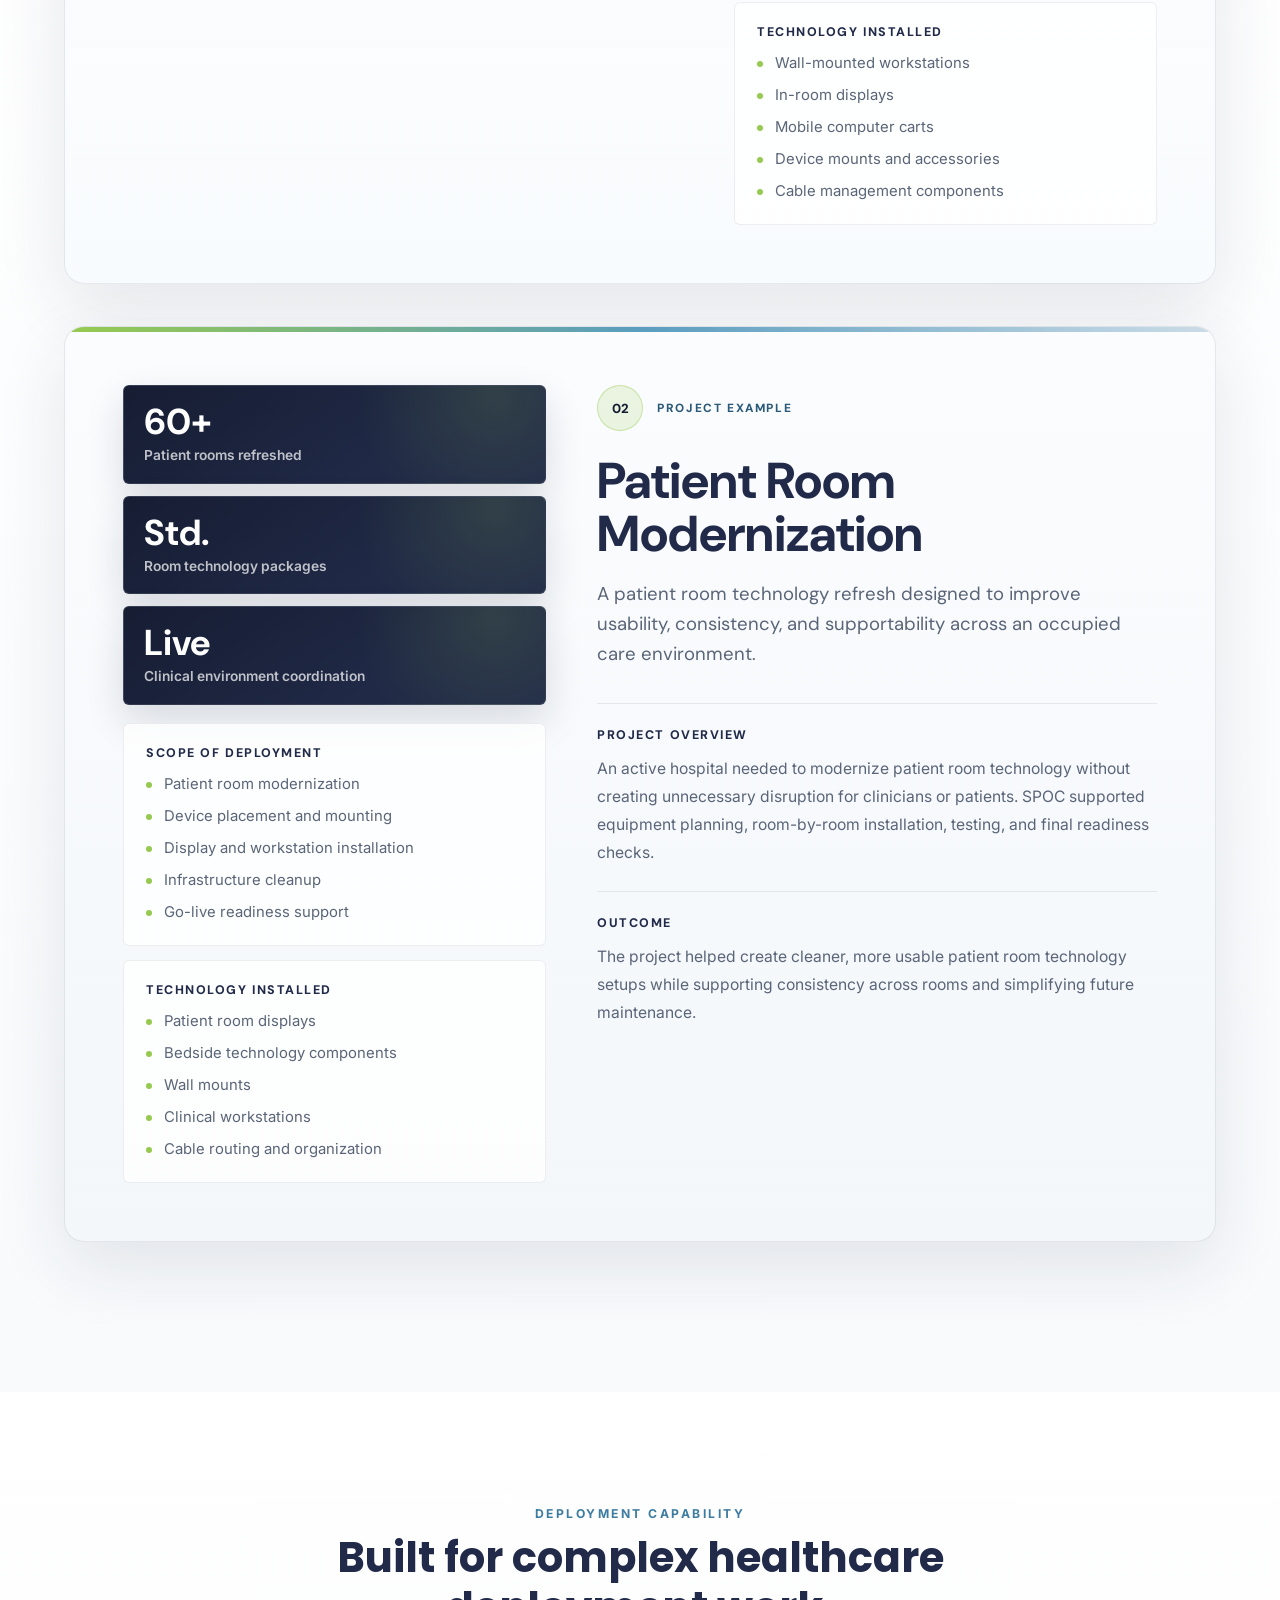
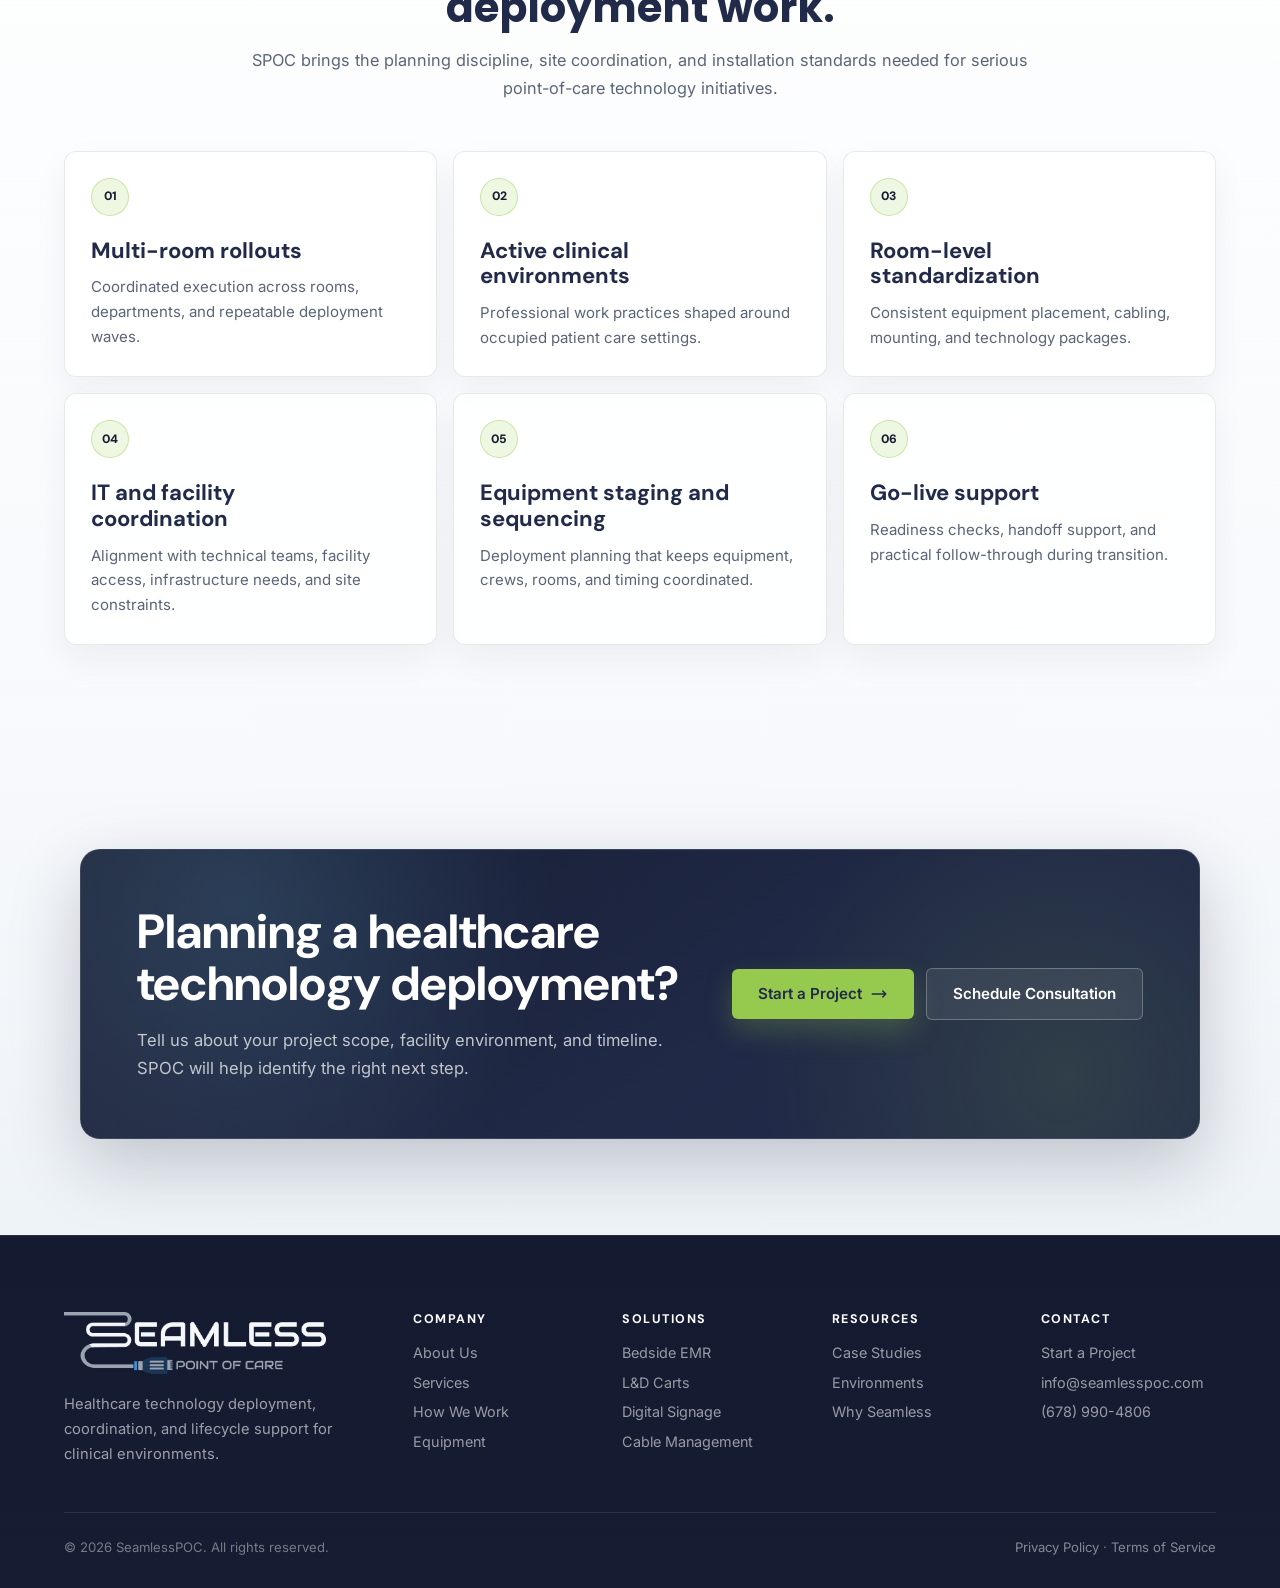
<file: case-studies.html>
<!DOCTYPE html>
<html lang="en">
<head>
  <meta charset="UTF-8">
  <meta name="viewport" content="width=device-width, initial-scale=1.0">
  <title>Healthcare Technology Deployment Case Studies &mdash; SeamlessPOC</title>
  <meta name="description" content="Representative project examples showing how SeamlessPOC supports complex point-of-care technology deployments across rooms, departments, and healthcare facilities.">
  <link rel="preconnect" href="https://fonts.googleapis.com">
  <link rel="preconnect" href="https://fonts.gstatic.com" crossorigin>
  <link href="https://fonts.googleapis.com/css2?family=DM+Sans:wght@400;500;700&amp;family=Inter:wght@400;500;600;700&amp;family=Poppins:wght@600;700;800&amp;display=swap" rel="stylesheet">
  <link rel="stylesheet" href="styles.css">
</head>
<body>

  <!-- Navigation -->
  <nav class="nav">
    <div class="container nav-inner">
      <a href="index.html" class="nav-logo" aria-label="SeamlessPOC home"><img src="spoclogo.png" alt="SeamlessPOC"></a>
      <div class="nav-links">
        <a href="solutions.html">Solutions</a>
        <a href="healthcare-environments.html">Environments</a>
        <a href="case-studies.html" class="active">Case Studies</a>
        <a href="why-seamless.html">Why Seamless</a>
        <a href="about.html">About</a>
      </div>
      <a href="start-project.html" class="nav-cta">
        <span>Start a Project</span>
        <span class="nav-cta-arrow" aria-hidden="true">&rarr;</span>
      </a>
      <button class="nav-toggle" aria-label="Toggle menu">
        <span></span><span></span><span></span>
      </button>
    </div>
    <div class="mobile-menu">
      <a href="solutions.html">Solutions</a>
      <a href="healthcare-environments.html">Environments</a>
      <a href="case-studies.html" class="active">Case Studies</a>
      <a href="why-seamless.html">Why Seamless</a>
      <a href="about.html">About</a>
      <a href="start-project.html" class="nav-cta-mobile">Start a Project</a>
    </div>
  </nav>

  <main>
    <!-- Hero -->
    <section class="solutions-hero case-hero">
      <div class="container solutions-hero-inner reveal">
        <div class="section-tag">Case Studies</div>
        <h1>Healthcare technology deployments, executed with precision.</h1>
        <p>Explore representative project examples that show how SPOC supports complex point-of-care technology deployments across rooms, departments, and facilities.</p>
        <div class="btn-group">
          <a href="start-project.html" class="btn btn-primary">
            Start a Project
            <svg xmlns="http://www.w3.org/2000/svg" fill="none" viewBox="0 0 24 24" stroke="currentColor" stroke-width="2"><path stroke-linecap="round" stroke-linejoin="round" d="M17 8l4 4m0 0l-4 4m4-4H3"/></svg>
          </a>
          <a href="#project-examples" class="btn btn-secondary">View Project Examples</a>
        </div>
      </div>
    </section>

    <!-- Case Studies -->
    <section class="case-studies-section" id="project-examples">
      <div class="container">
        <div class="case-study-note reveal">
          <span>Prototype content</span>
          <p>These are fictional representative examples for demo purposes. Final case studies should be replaced with approved project data, real scope details, and verified outcomes.</p>
        </div>

        <article class="case-study-panel case-study-featured reveal">
          <div class="case-study-story">
            <div class="case-study-label-row">
              <span class="case-study-number">01</span>
              <span class="case-study-label">Featured Project</span>
            </div>
            <h2>Hospital System Rollout</h2>
            <p class="case-study-summary">A coordinated point-of-care technology deployment across multiple departments within an active hospital environment.</p>

            <div class="case-study-section-copy">
              <h3>Project Overview</h3>
              <p>A regional healthcare system needed to standardize point-of-care technology across several high-traffic clinical areas while minimizing disruption to daily operations. SPOC coordinated planning, equipment staging, installation sequencing, and go-live support.</p>
            </div>

            <div class="case-study-section-copy">
              <h3>Outcome</h3>
              <p>The deployment created a more consistent technology environment across clinical areas, improved room-to-room standardization, and gave internal teams a single accountable partner throughout the rollout.</p>
            </div>
          </div>

          <aside class="case-study-detail">
            <div class="case-metrics" aria-label="Demo project metrics">
              <div class="metric-chip">
                <strong>8</strong>
                <span>Departments supported</span>
              </div>
              <div class="metric-chip">
                <strong>140+</strong>
                <span>Rooms planned</span>
              </div>
              <div class="metric-chip">
                <strong>1</strong>
                <span>Coordinated deployment team</span>
              </div>
            </div>

            <div class="case-study-lists">
              <div>
                <h3>Scope of Deployment</h3>
                <ul>
                  <li>Multi-department rollout</li>
                  <li>Patient room technology updates</li>
                  <li>Workstation and display installation</li>
                  <li>Cable organization and room-level standardization</li>
                  <li>Coordination with IT, facilities, and clinical leadership</li>
                </ul>
              </div>
              <div>
                <h3>Technology Installed</h3>
                <ul>
                  <li>Wall-mounted workstations</li>
                  <li>In-room displays</li>
                  <li>Mobile computer carts</li>
                  <li>Device mounts and accessories</li>
                  <li>Cable management components</li>
                </ul>
              </div>
            </div>
          </aside>
        </article>

        <article class="case-study-panel case-study-secondary reveal">
          <div class="case-study-story">
            <div class="case-study-label-row">
              <span class="case-study-number">02</span>
              <span class="case-study-label">Project Example</span>
            </div>
            <h2>Patient Room Modernization</h2>
            <p class="case-study-summary">A patient room technology refresh designed to improve usability, consistency, and supportability across an occupied care environment.</p>

            <div class="case-study-section-copy">
              <h3>Project Overview</h3>
              <p>An active hospital needed to modernize patient room technology without creating unnecessary disruption for clinicians or patients. SPOC supported equipment planning, room-by-room installation, testing, and final readiness checks.</p>
            </div>

            <div class="case-study-section-copy">
              <h3>Outcome</h3>
              <p>The project helped create cleaner, more usable patient room technology setups while supporting consistency across rooms and simplifying future maintenance.</p>
            </div>
          </div>

          <aside class="case-study-detail">
            <div class="case-metrics" aria-label="Demo project metrics">
              <div class="metric-chip">
                <strong>60+</strong>
                <span>Patient rooms refreshed</span>
              </div>
              <div class="metric-chip">
                <strong>Std.</strong>
                <span>Room technology packages</span>
              </div>
              <div class="metric-chip">
                <strong>Live</strong>
                <span>Clinical environment coordination</span>
              </div>
            </div>

            <div class="case-study-lists">
              <div>
                <h3>Scope of Deployment</h3>
                <ul>
                  <li>Patient room modernization</li>
                  <li>Device placement and mounting</li>
                  <li>Display and workstation installation</li>
                  <li>Infrastructure cleanup</li>
                  <li>Go-live readiness support</li>
                </ul>
              </div>
              <div>
                <h3>Technology Installed</h3>
                <ul>
                  <li>Patient room displays</li>
                  <li>Bedside technology components</li>
                  <li>Wall mounts</li>
                  <li>Clinical workstations</li>
                  <li>Cable routing and organization</li>
                </ul>
              </div>
            </div>
          </aside>
        </article>
      </div>
    </section>

    <!-- Capability Grid -->
    <section class="case-capabilities-section">
      <div class="container">
        <div class="section-header reveal">
          <div class="section-tag">Deployment Capability</div>
          <h2>Built for complex healthcare deployment work.</h2>
          <p>SPOC brings the planning discipline, site coordination, and installation standards needed for serious point-of-care technology initiatives.</p>
        </div>

        <div class="case-capability-grid">
          <article class="case-capability-card reveal">
            <span>01</span>
            <h3>Multi-room rollouts</h3>
            <p>Coordinated execution across rooms, departments, and repeatable deployment waves.</p>
          </article>
          <article class="case-capability-card reveal reveal-delay-1">
            <span>02</span>
            <h3>Active clinical environments</h3>
            <p>Professional work practices shaped around occupied patient care settings.</p>
          </article>
          <article class="case-capability-card reveal reveal-delay-2">
            <span>03</span>
            <h3>Room-level standardization</h3>
            <p>Consistent equipment placement, cabling, mounting, and technology packages.</p>
          </article>
          <article class="case-capability-card reveal">
            <span>04</span>
            <h3>IT and facility coordination</h3>
            <p>Alignment with technical teams, facility access, infrastructure needs, and site constraints.</p>
          </article>
          <article class="case-capability-card reveal reveal-delay-1">
            <span>05</span>
            <h3>Equipment staging and sequencing</h3>
            <p>Deployment planning that keeps equipment, crews, rooms, and timing coordinated.</p>
          </article>
          <article class="case-capability-card reveal reveal-delay-2">
            <span>06</span>
            <h3>Go-live support</h3>
            <p>Readiness checks, handoff support, and practical follow-through during transition.</p>
          </article>
        </div>
      </div>
    </section>

    <!-- Final CTA -->
    <section class="cta-banner">
      <div class="container">
        <div class="cta-inner reveal">
          <div class="cta-copy">
            <h2>Planning a healthcare technology deployment?</h2>
            <p>Tell us about your project scope, facility environment, and timeline. SPOC will help identify the right next step.</p>
          </div>
          <div class="btn-group cta-actions">
            <a href="start-project.html" class="btn btn-primary">
              Start a Project
              <svg xmlns="http://www.w3.org/2000/svg" fill="none" viewBox="0 0 24 24" stroke="currentColor" stroke-width="2"><path stroke-linecap="round" stroke-linejoin="round" d="M17 8l4 4m0 0l-4 4m4-4H3"/></svg>
            </a>
            <a href="start-project.html" class="btn btn-secondary">Schedule Consultation</a>
          </div>
        </div>
      </div>
    </section>
  </main>

  <!-- Footer -->
  <footer class="footer">
    <div class="container">
      <div class="footer-grid">
        <div class="footer-brand">
          <a href="index.html" class="nav-logo"><img src="spoclogo.png" alt="SeamlessPOC"></a>
          <p>Healthcare technology deployment, coordination, and lifecycle support for clinical environments.</p>
        </div>
        <div>
          <h4>Company</h4>
          <div class="footer-links">
            <a href="about.html">About Us</a>
            <a href="services.html">Services</a>
            <a href="how-we-work.html">How We Work</a>
            <a href="equipment.html">Equipment</a>
          </div>
        </div>
        <div>
          <h4>Solutions</h4>
          <div class="footer-links">
            <a href="solutions.html">Bedside EMR</a>
            <a href="solutions.html">L&amp;D Carts</a>
            <a href="solutions.html">Digital Signage</a>
            <a href="solutions.html">Cable Management</a>
          </div>
        </div>
        <div>
          <h4>Resources</h4>
          <div class="footer-links">
            <a href="case-studies.html">Case Studies</a>
            <a href="healthcare-environments.html">Environments</a>
            <a href="why-seamless.html">Why Seamless</a>
          </div>
        </div>
        <div>
          <h4>Contact</h4>
          <div class="footer-links">
            <a href="start-project.html">Start a Project</a>
            <a href="mailto:info@seamlesspoc.com">info@seamlesspoc.com</a>
            <a href="tel:+16789904806">(678) 990-4806</a>
          </div>
        </div>
      </div>
      <div class="footer-bottom">
        <span>&copy; 2026 SeamlessPOC. All rights reserved.</span>
        <span>
          <a href="#">Privacy Policy</a> &middot; <a href="#">Terms of Service</a>
        </span>
      </div>
    </div>
  </footer>

  <script src="script.js"></script>
</body>
</html>
</file>
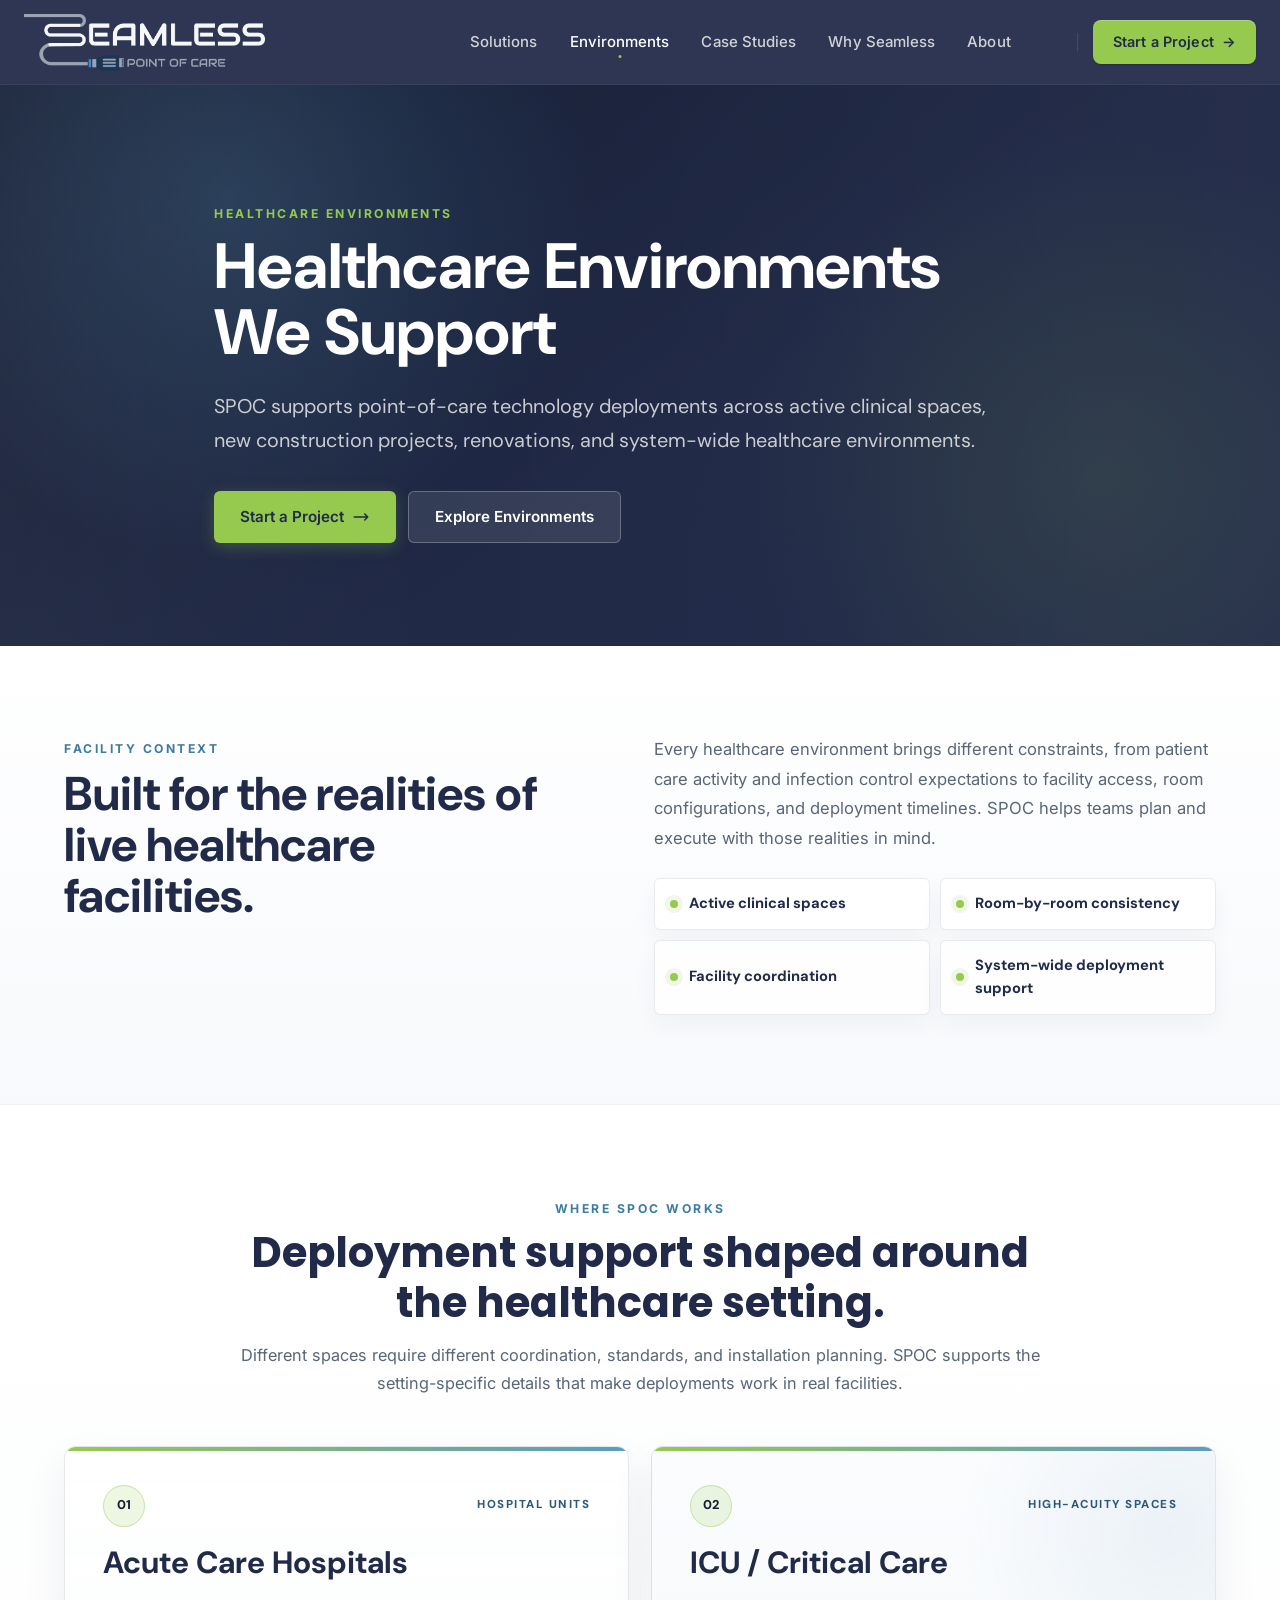
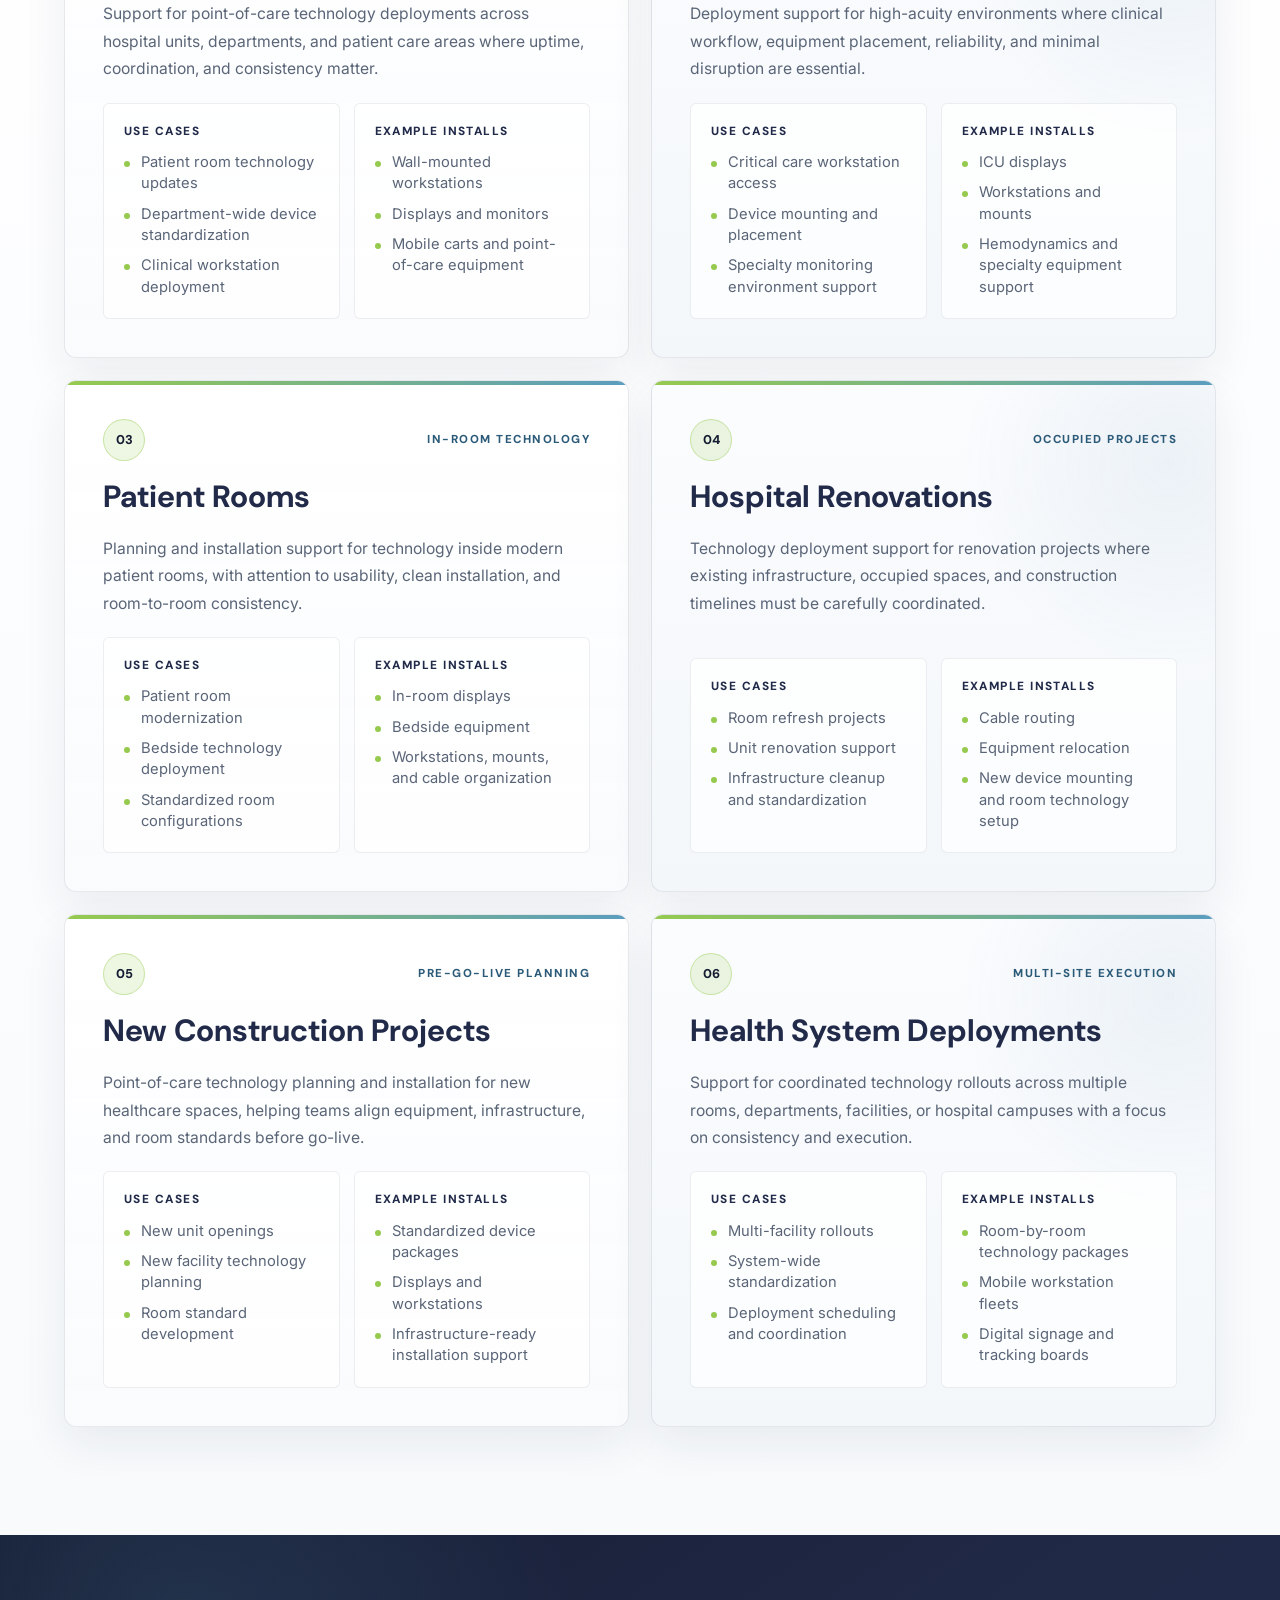
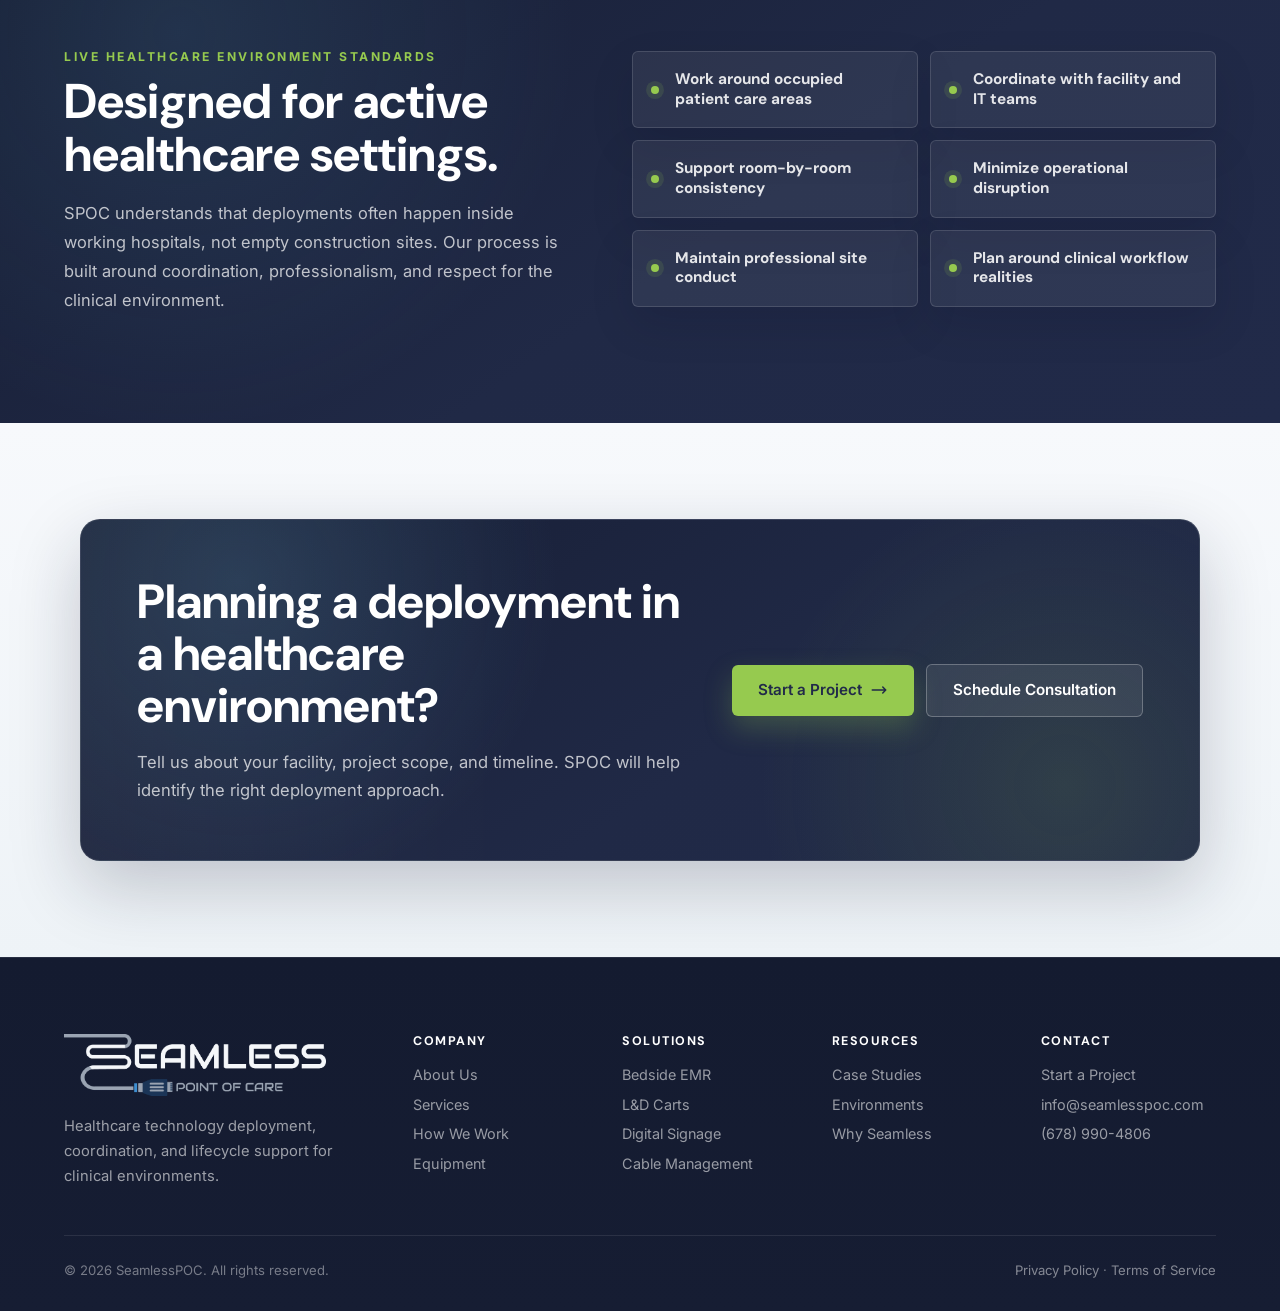
<file: healthcare-environments.html>
<!DOCTYPE html>
<html lang="en">
<head>
  <meta charset="UTF-8">
  <meta name="viewport" content="width=device-width, initial-scale=1.0">
  <title>Healthcare Environments We Support &mdash; SeamlessPOC</title>
  <meta name="description" content="SeamlessPOC supports point-of-care technology deployments across active clinical spaces, new construction projects, renovations, and health system environments.">
  <link rel="preconnect" href="https://fonts.googleapis.com">
  <link rel="preconnect" href="https://fonts.gstatic.com" crossorigin>
  <link href="https://fonts.googleapis.com/css2?family=DM+Sans:wght@400;500;700&amp;family=Inter:wght@400;500;600;700&amp;family=Poppins:wght@600;700;800&amp;display=swap" rel="stylesheet">
  <link rel="stylesheet" href="styles.css">
</head>
<body>

  <!-- Navigation -->
  <nav class="nav">
    <div class="container nav-inner">
      <a href="index.html" class="nav-logo" aria-label="SeamlessPOC home"><img src="spoclogo.png" alt="SeamlessPOC"></a>
      <div class="nav-links">
        <a href="solutions.html">Solutions</a>
        <a href="healthcare-environments.html" class="active">Environments</a>
        <a href="case-studies.html">Case Studies</a>
        <a href="why-seamless.html">Why Seamless</a>
        <a href="about.html">About</a>
      </div>
      <a href="start-project.html" class="nav-cta">
        <span>Start a Project</span>
        <span class="nav-cta-arrow" aria-hidden="true">&rarr;</span>
      </a>
      <button class="nav-toggle" aria-label="Toggle menu">
        <span></span><span></span><span></span>
      </button>
    </div>
    <div class="mobile-menu">
      <a href="solutions.html">Solutions</a>
      <a href="healthcare-environments.html" class="active">Environments</a>
      <a href="case-studies.html">Case Studies</a>
      <a href="why-seamless.html">Why Seamless</a>
      <a href="about.html">About</a>
      <a href="start-project.html" class="nav-cta-mobile">Start a Project</a>
    </div>
  </nav>

  <main>
    <!-- Hero -->
    <section class="solutions-hero environments-hero">
      <div class="container solutions-hero-inner reveal">
        <div class="section-tag">Healthcare Environments</div>
        <h1>Healthcare Environments We Support</h1>
        <p>SPOC supports point-of-care technology deployments across active clinical spaces, new construction projects, renovations, and system-wide healthcare environments.</p>
        <div class="btn-group">
          <a href="start-project.html" class="btn btn-primary">
            Start a Project
            <svg xmlns="http://www.w3.org/2000/svg" fill="none" viewBox="0 0 24 24" stroke="currentColor" stroke-width="2"><path stroke-linecap="round" stroke-linejoin="round" d="M17 8l4 4m0 0l-4 4m4-4H3"/></svg>
          </a>
          <a href="#environment-types" class="btn btn-secondary">Explore Environments</a>
        </div>
      </div>
    </section>

    <!-- Positioning -->
    <section class="solutions-intro environments-intro">
      <div class="container">
        <div class="solutions-intro-grid">
          <div class="solutions-intro-copy reveal">
            <div class="section-tag">Facility Context</div>
            <h2>Built for the realities of live healthcare facilities.</h2>
          </div>
          <div class="solutions-intro-body reveal reveal-delay-1">
            <p>Every healthcare environment brings different constraints, from patient care activity and infection control expectations to facility access, room configurations, and deployment timelines. SPOC helps teams plan and execute with those realities in mind.</p>
            <div class="solutions-proof-row" aria-label="Healthcare environment proof points">
              <span>Active clinical spaces</span>
              <span>Room-by-room consistency</span>
              <span>Facility coordination</span>
              <span>System-wide deployment support</span>
            </div>
          </div>
        </div>
      </div>
    </section>

    <!-- Environment Types -->
    <section class="environment-types-section" id="environment-types">
      <div class="container">
        <div class="section-header reveal">
          <div class="section-tag">Where SPOC Works</div>
          <h2>Deployment support shaped around the healthcare setting.</h2>
          <p>Different spaces require different coordination, standards, and installation planning. SPOC supports the setting-specific details that make deployments work in real facilities.</p>
        </div>

        <div class="environment-grid">
          <article class="environment-card reveal">
            <div class="environment-card-top">
              <span class="environment-number">01</span>
              <span class="environment-label">Hospital Units</span>
            </div>
            <h3>Acute Care Hospitals</h3>
            <p>Support for point-of-care technology deployments across hospital units, departments, and patient care areas where uptime, coordination, and consistency matter.</p>
            <div class="environment-details">
              <div>
                <h4>Use Cases</h4>
                <ul>
                  <li>Patient room technology updates</li>
                  <li>Department-wide device standardization</li>
                  <li>Clinical workstation deployment</li>
                </ul>
              </div>
              <div>
                <h4>Example Installs</h4>
                <ul>
                  <li>Wall-mounted workstations</li>
                  <li>Displays and monitors</li>
                  <li>Mobile carts and point-of-care equipment</li>
                </ul>
              </div>
            </div>
          </article>

          <article class="environment-card reveal reveal-delay-1">
            <div class="environment-card-top">
              <span class="environment-number">02</span>
              <span class="environment-label">High-Acuity Spaces</span>
            </div>
            <h3>ICU / Critical Care</h3>
            <p>Deployment support for high-acuity environments where clinical workflow, equipment placement, reliability, and minimal disruption are essential.</p>
            <div class="environment-details">
              <div>
                <h4>Use Cases</h4>
                <ul>
                  <li>Critical care workstation access</li>
                  <li>Device mounting and placement</li>
                  <li>Specialty monitoring environment support</li>
                </ul>
              </div>
              <div>
                <h4>Example Installs</h4>
                <ul>
                  <li>ICU displays</li>
                  <li>Workstations and mounts</li>
                  <li>Hemodynamics and specialty equipment support</li>
                </ul>
              </div>
            </div>
          </article>

          <article class="environment-card reveal reveal-delay-2">
            <div class="environment-card-top">
              <span class="environment-number">03</span>
              <span class="environment-label">In-Room Technology</span>
            </div>
            <h3>Patient Rooms</h3>
            <p>Planning and installation support for technology inside modern patient rooms, with attention to usability, clean installation, and room-to-room consistency.</p>
            <div class="environment-details">
              <div>
                <h4>Use Cases</h4>
                <ul>
                  <li>Patient room modernization</li>
                  <li>Bedside technology deployment</li>
                  <li>Standardized room configurations</li>
                </ul>
              </div>
              <div>
                <h4>Example Installs</h4>
                <ul>
                  <li>In-room displays</li>
                  <li>Bedside equipment</li>
                  <li>Workstations, mounts, and cable organization</li>
                </ul>
              </div>
            </div>
          </article>

          <article class="environment-card reveal">
            <div class="environment-card-top">
              <span class="environment-number">04</span>
              <span class="environment-label">Occupied Projects</span>
            </div>
            <h3>Hospital Renovations</h3>
            <p>Technology deployment support for renovation projects where existing infrastructure, occupied spaces, and construction timelines must be carefully coordinated.</p>
            <div class="environment-details">
              <div>
                <h4>Use Cases</h4>
                <ul>
                  <li>Room refresh projects</li>
                  <li>Unit renovation support</li>
                  <li>Infrastructure cleanup and standardization</li>
                </ul>
              </div>
              <div>
                <h4>Example Installs</h4>
                <ul>
                  <li>Cable routing</li>
                  <li>Equipment relocation</li>
                  <li>New device mounting and room technology setup</li>
                </ul>
              </div>
            </div>
          </article>

          <article class="environment-card reveal reveal-delay-1">
            <div class="environment-card-top">
              <span class="environment-number">05</span>
              <span class="environment-label">Pre-Go-Live Planning</span>
            </div>
            <h3>New Construction Projects</h3>
            <p>Point-of-care technology planning and installation for new healthcare spaces, helping teams align equipment, infrastructure, and room standards before go-live.</p>
            <div class="environment-details">
              <div>
                <h4>Use Cases</h4>
                <ul>
                  <li>New unit openings</li>
                  <li>New facility technology planning</li>
                  <li>Room standard development</li>
                </ul>
              </div>
              <div>
                <h4>Example Installs</h4>
                <ul>
                  <li>Standardized device packages</li>
                  <li>Displays and workstations</li>
                  <li>Infrastructure-ready installation support</li>
                </ul>
              </div>
            </div>
          </article>

          <article class="environment-card reveal reveal-delay-2">
            <div class="environment-card-top">
              <span class="environment-number">06</span>
              <span class="environment-label">Multi-Site Execution</span>
            </div>
            <h3>Health System Deployments</h3>
            <p>Support for coordinated technology rollouts across multiple rooms, departments, facilities, or hospital campuses with a focus on consistency and execution.</p>
            <div class="environment-details">
              <div>
                <h4>Use Cases</h4>
                <ul>
                  <li>Multi-facility rollouts</li>
                  <li>System-wide standardization</li>
                  <li>Deployment scheduling and coordination</li>
                </ul>
              </div>
              <div>
                <h4>Example Installs</h4>
                <ul>
                  <li>Room-by-room technology packages</li>
                  <li>Mobile workstation fleets</li>
                  <li>Digital signage and tracking boards</li>
                </ul>
              </div>
            </div>
          </article>
        </div>
      </div>
    </section>

    <!-- Live Healthcare Environment Standards -->
    <section class="execution-standards-section live-standards-section">
      <div class="container">
        <div class="execution-standards-grid">
          <div class="execution-standards-copy reveal">
            <div class="section-tag">Live Healthcare Environment Standards</div>
            <h2>Designed for active healthcare settings.</h2>
            <p>SPOC understands that deployments often happen inside working hospitals, not empty construction sites. Our process is built around coordination, professionalism, and respect for the clinical environment.</p>
          </div>

          <div class="standards-grid reveal reveal-delay-1">
            <div class="standard-item">Work around occupied patient care areas</div>
            <div class="standard-item">Coordinate with facility and IT teams</div>
            <div class="standard-item">Support room-by-room consistency</div>
            <div class="standard-item">Minimize operational disruption</div>
            <div class="standard-item">Maintain professional site conduct</div>
            <div class="standard-item">Plan around clinical workflow realities</div>
          </div>
        </div>
      </div>
    </section>

    <!-- Final CTA -->
    <section class="cta-banner">
      <div class="container">
        <div class="cta-inner reveal">
          <div class="cta-copy">
            <h2>Planning a deployment in a healthcare environment?</h2>
            <p>Tell us about your facility, project scope, and timeline. SPOC will help identify the right deployment approach.</p>
          </div>
          <div class="btn-group cta-actions">
            <a href="start-project.html" class="btn btn-primary">
              Start a Project
              <svg xmlns="http://www.w3.org/2000/svg" fill="none" viewBox="0 0 24 24" stroke="currentColor" stroke-width="2"><path stroke-linecap="round" stroke-linejoin="round" d="M17 8l4 4m0 0l-4 4m4-4H3"/></svg>
            </a>
            <a href="start-project.html" class="btn btn-secondary">Schedule Consultation</a>
          </div>
        </div>
      </div>
    </section>
  </main>

  <!-- Footer -->
  <footer class="footer">
    <div class="container">
      <div class="footer-grid">
        <div class="footer-brand">
          <a href="index.html" class="nav-logo"><img src="spoclogo.png" alt="SeamlessPOC"></a>
          <p>Healthcare technology deployment, coordination, and lifecycle support for clinical environments.</p>
        </div>
        <div>
          <h4>Company</h4>
          <div class="footer-links">
            <a href="about.html">About Us</a>
            <a href="services.html">Services</a>
            <a href="how-we-work.html">How We Work</a>
            <a href="equipment.html">Equipment</a>
          </div>
        </div>
        <div>
          <h4>Solutions</h4>
          <div class="footer-links">
            <a href="solutions.html">Bedside EMR</a>
            <a href="solutions.html">L&amp;D Carts</a>
            <a href="solutions.html">Digital Signage</a>
            <a href="solutions.html">Cable Management</a>
          </div>
        </div>
        <div>
          <h4>Resources</h4>
          <div class="footer-links">
            <a href="case-studies.html">Case Studies</a>
            <a href="healthcare-environments.html">Environments</a>
            <a href="why-seamless.html">Why Seamless</a>
          </div>
        </div>
        <div>
          <h4>Contact</h4>
          <div class="footer-links">
            <a href="start-project.html">Start a Project</a>
            <a href="mailto:info@seamlesspoc.com">info@seamlesspoc.com</a>
            <a href="tel:+16789904806">(678) 990-4806</a>
          </div>
        </div>
      </div>
      <div class="footer-bottom">
        <span>&copy; 2026 SeamlessPOC. All rights reserved.</span>
        <span>
          <a href="#">Privacy Policy</a> &middot; <a href="#">Terms of Service</a>
        </span>
      </div>
    </div>
  </footer>

  <script src="script.js"></script>
</body>
</html>
</file>
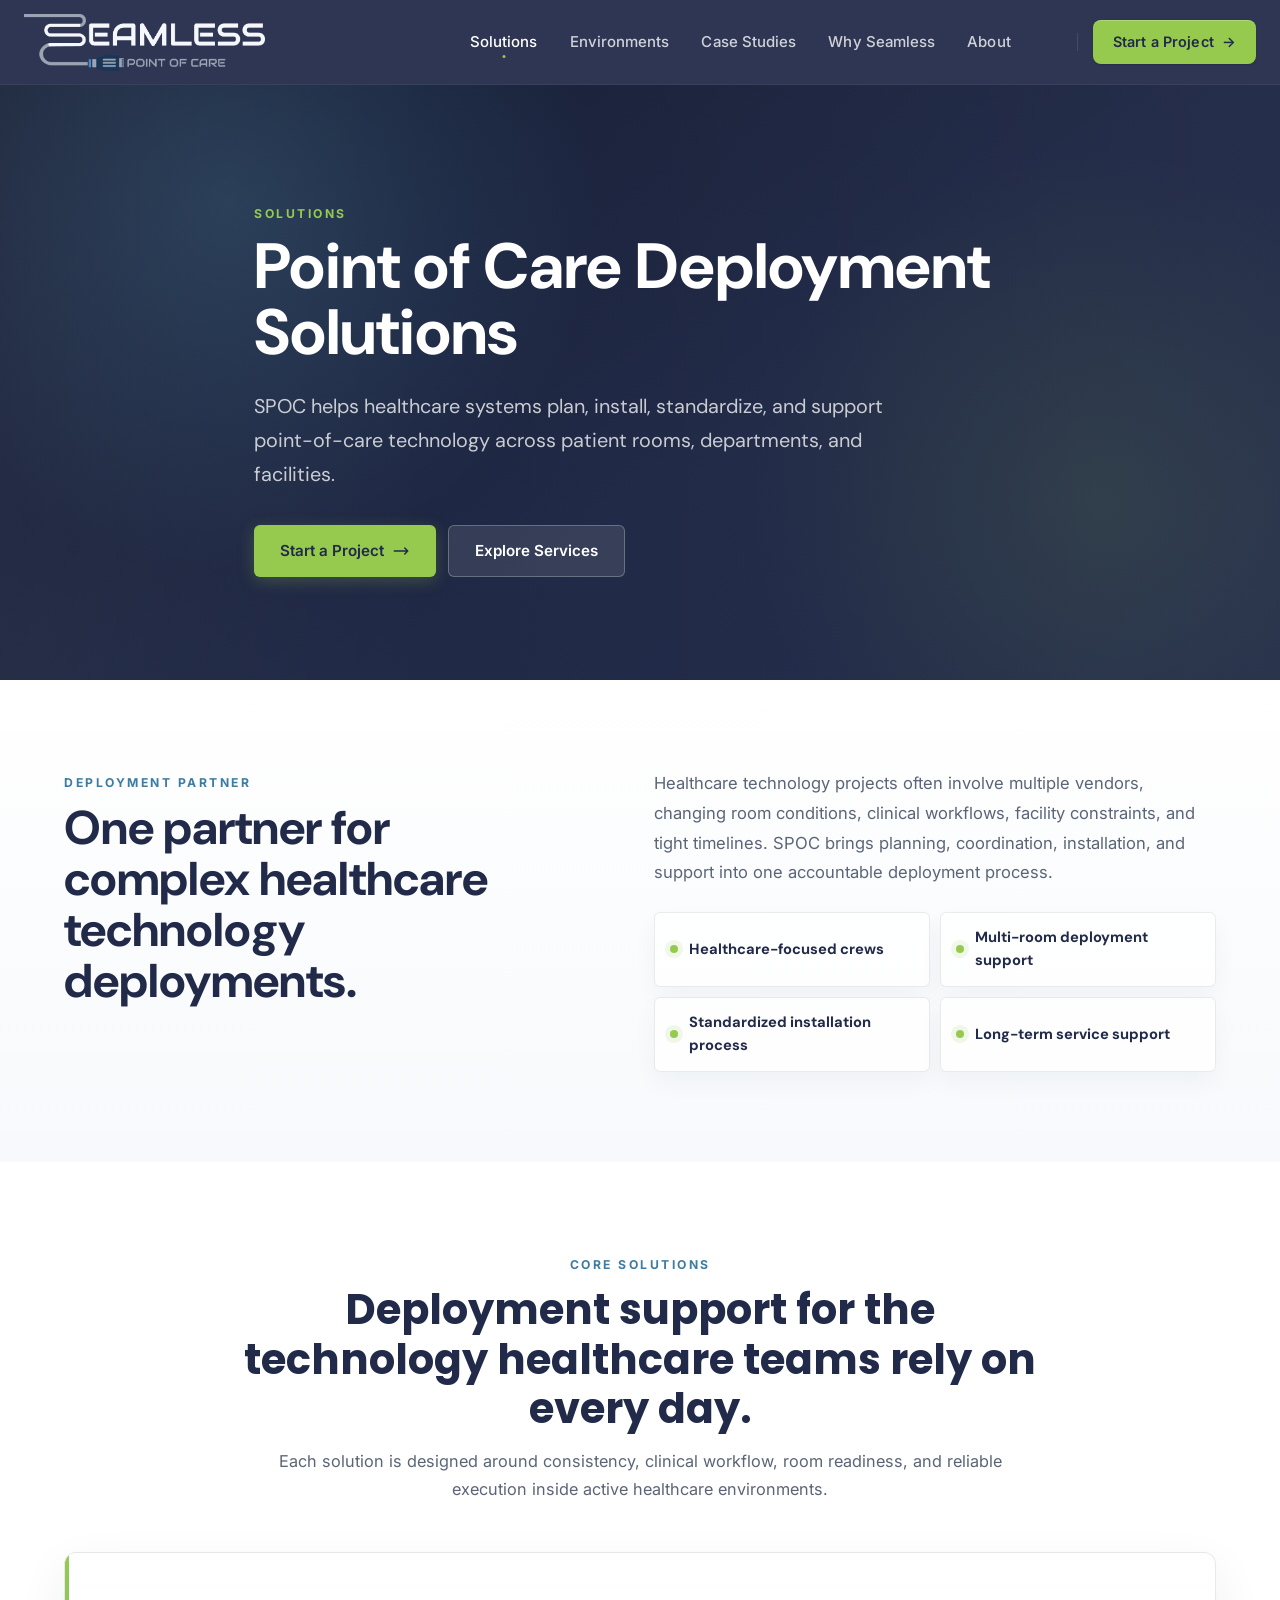
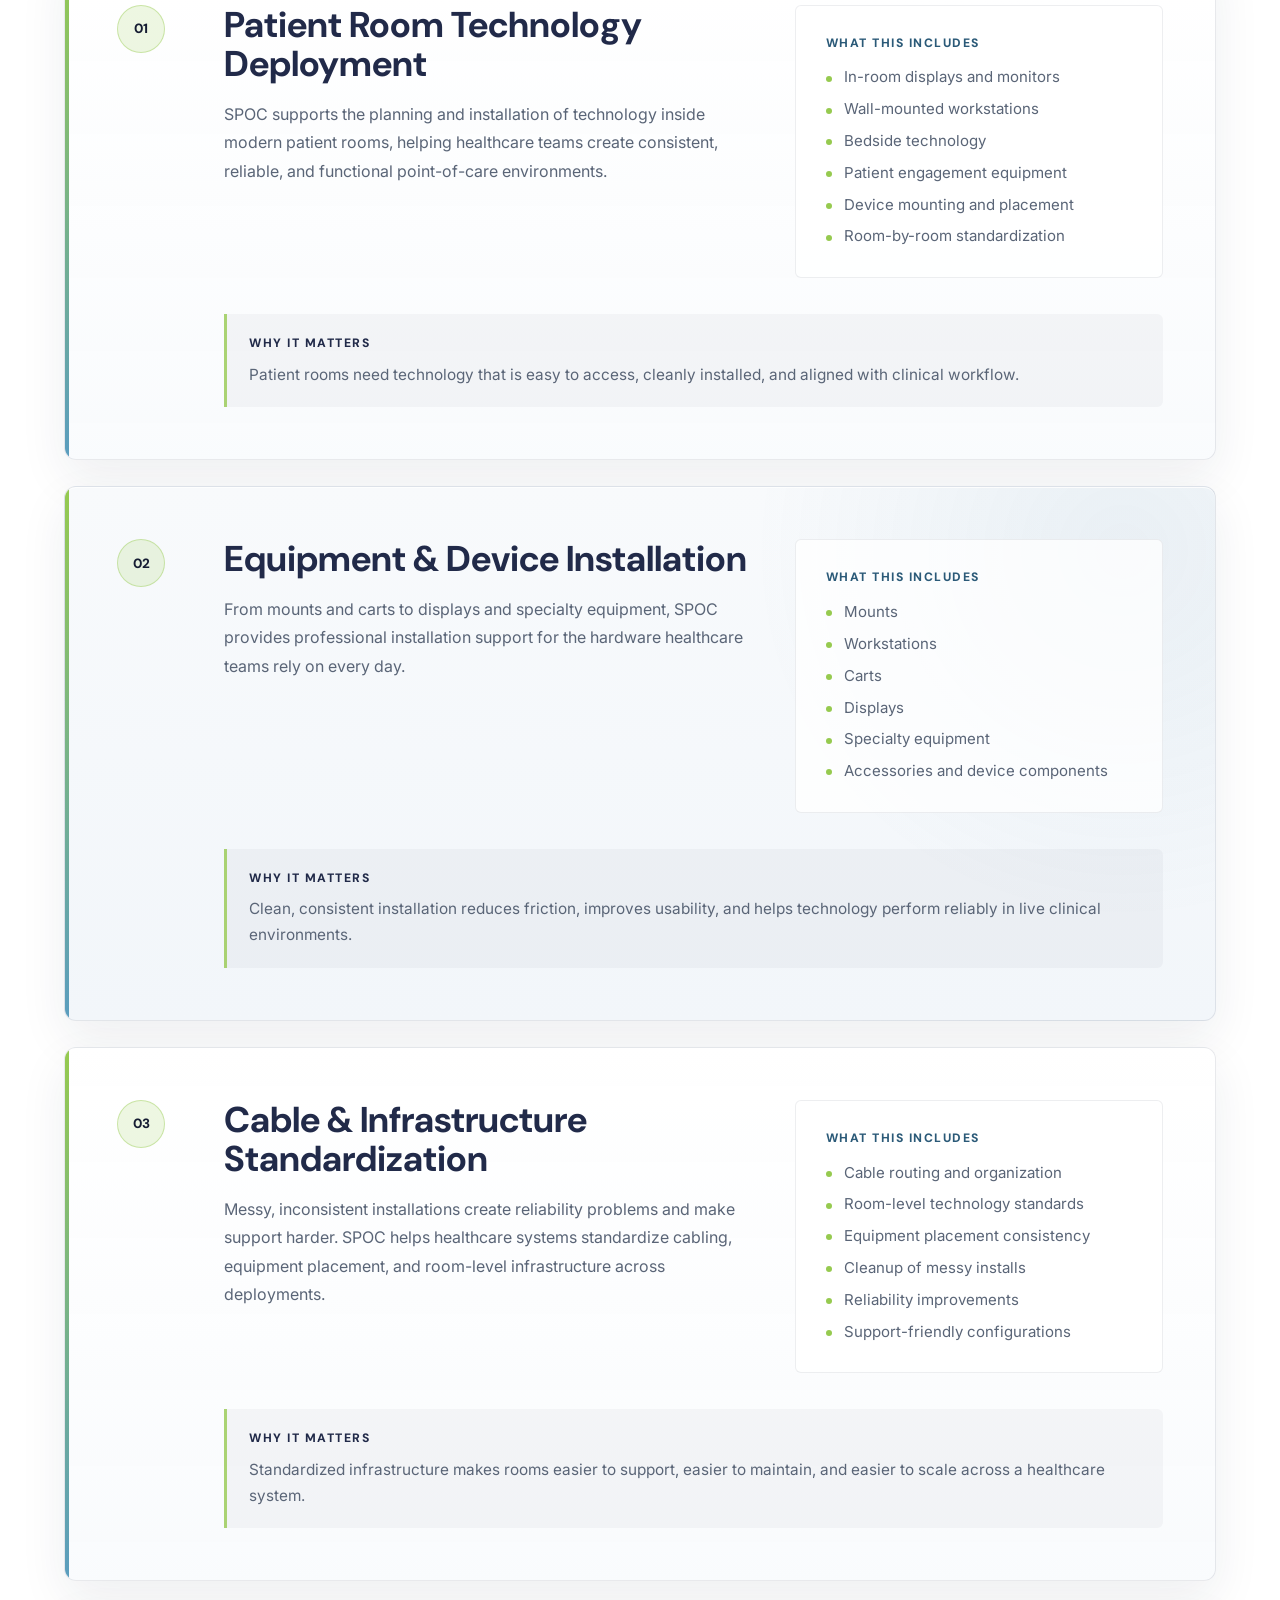
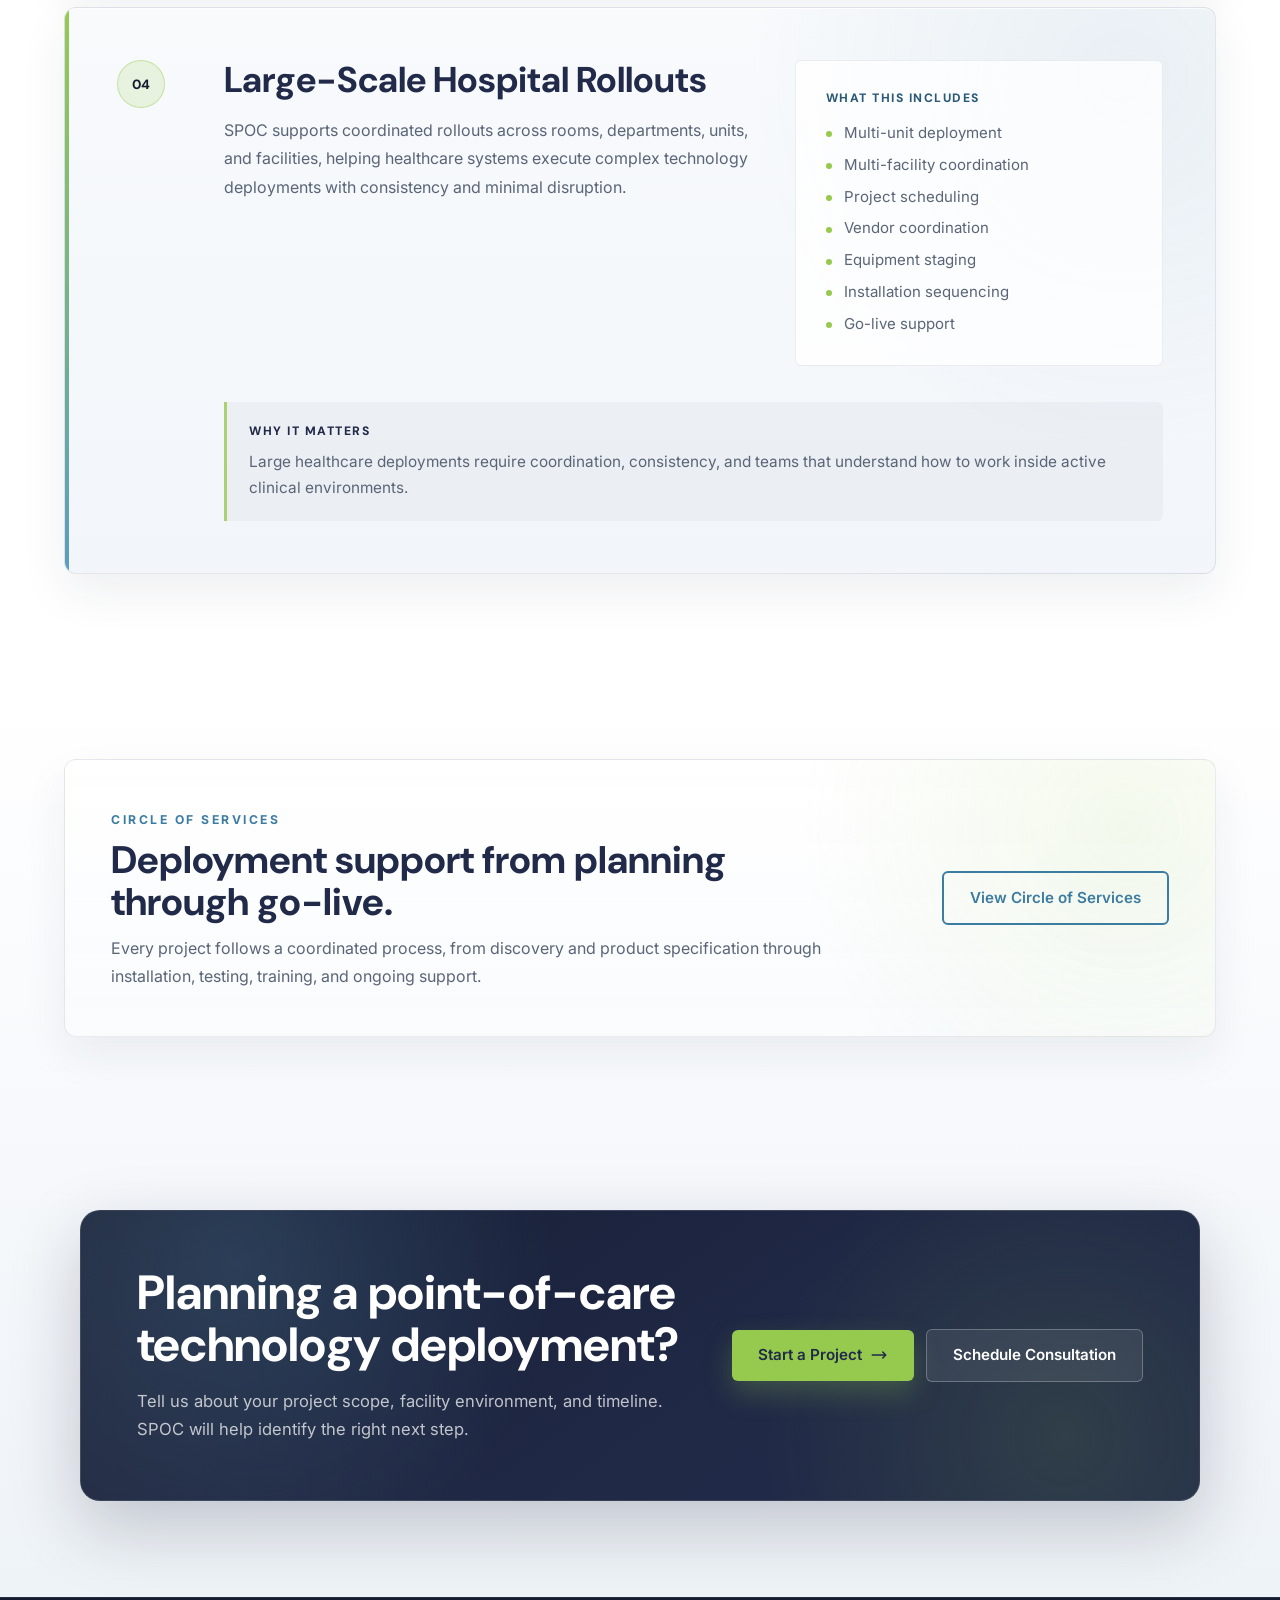
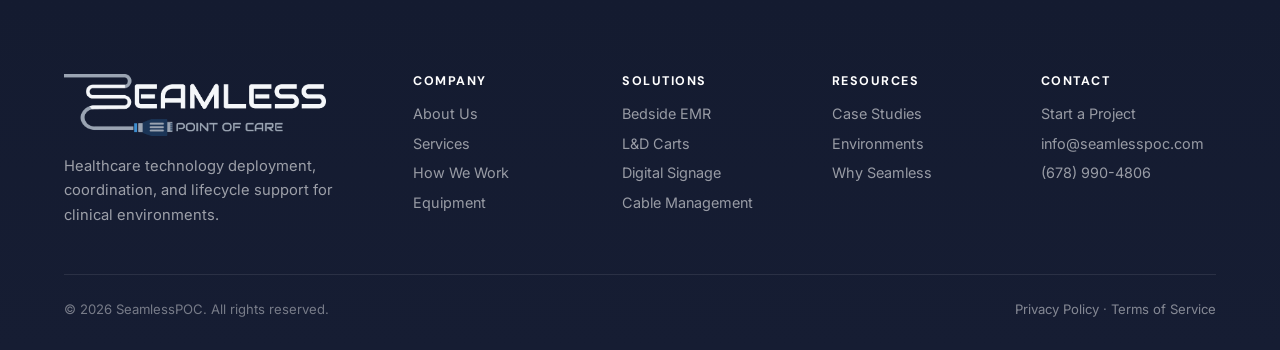
<file: solutions.html>
<!DOCTYPE html>
<html lang="en">
<head>
  <meta charset="UTF-8">
  <meta name="viewport" content="width=device-width, initial-scale=1.0">
  <title>Point of Care Deployment Solutions &mdash; SeamlessPOC</title>
  <meta name="description" content="SeamlessPOC helps healthcare systems plan, install, standardize, and support point-of-care technology across patient rooms, departments, and facilities.">
  <link rel="preconnect" href="https://fonts.googleapis.com">
  <link rel="preconnect" href="https://fonts.gstatic.com" crossorigin>
  <link href="https://fonts.googleapis.com/css2?family=DM+Sans:wght@400;500;700&amp;family=Inter:wght@400;500;600;700&amp;family=Poppins:wght@600;700;800&amp;display=swap" rel="stylesheet">
  <link rel="stylesheet" href="styles.css">
</head>
<body>

  <!-- Navigation -->
  <nav class="nav">
    <div class="container nav-inner">
      <a href="index.html" class="nav-logo" aria-label="SeamlessPOC home"><img src="spoclogo.png" alt="SeamlessPOC"></a>
      <div class="nav-links">
        <a href="solutions.html" class="active">Solutions</a>
        <a href="healthcare-environments.html">Environments</a>
        <a href="case-studies.html">Case Studies</a>
        <a href="why-seamless.html">Why Seamless</a>
        <a href="about.html">About</a>
      </div>
      <a href="start-project.html" class="nav-cta">
        <span>Start a Project</span>
        <span class="nav-cta-arrow" aria-hidden="true">&rarr;</span>
      </a>
      <button class="nav-toggle" aria-label="Toggle menu">
        <span></span><span></span><span></span>
      </button>
    </div>
    <div class="mobile-menu">
      <a href="solutions.html" class="active">Solutions</a>
      <a href="healthcare-environments.html">Environments</a>
      <a href="case-studies.html">Case Studies</a>
      <a href="why-seamless.html">Why Seamless</a>
      <a href="about.html">About</a>
      <a href="start-project.html" class="nav-cta-mobile">Start a Project</a>
    </div>
  </nav>

  <main>
    <!-- Hero -->
    <section class="solutions-hero">
      <div class="container solutions-hero-inner reveal">
        <div class="section-tag">Solutions</div>
        <h1>Point of Care Deployment Solutions</h1>
        <p>SPOC helps healthcare systems plan, install, standardize, and support point-of-care technology across patient rooms, departments, and facilities.</p>
        <div class="btn-group">
          <a href="start-project.html" class="btn btn-primary">
            Start a Project
            <svg xmlns="http://www.w3.org/2000/svg" fill="none" viewBox="0 0 24 24" stroke="currentColor" stroke-width="2"><path stroke-linecap="round" stroke-linejoin="round" d="M17 8l4 4m0 0l-4 4m4-4H3"/></svg>
          </a>
          <a href="#core-solutions" class="btn btn-secondary">Explore Services</a>
        </div>
      </div>
    </section>

    <!-- Positioning -->
    <section class="solutions-intro">
      <div class="container">
        <div class="solutions-intro-grid">
          <div class="solutions-intro-copy reveal">
            <div class="section-tag">Deployment Partner</div>
            <h2>One partner for complex healthcare technology deployments.</h2>
          </div>
          <div class="solutions-intro-body reveal reveal-delay-1">
            <p>Healthcare technology projects often involve multiple vendors, changing room conditions, clinical workflows, facility constraints, and tight timelines. SPOC brings planning, coordination, installation, and support into one accountable deployment process.</p>
            <div class="solutions-proof-row" aria-label="SPOC deployment proof points">
              <span>Healthcare-focused crews</span>
              <span>Multi-room deployment support</span>
              <span>Standardized installation process</span>
              <span>Long-term service support</span>
            </div>
          </div>
        </div>
      </div>
    </section>

    <!-- Core Solutions -->
    <section class="core-solutions-section" id="core-solutions">
      <div class="container">
        <div class="section-header reveal">
          <div class="section-tag">Core Solutions</div>
          <h2>Deployment support for the technology healthcare teams rely on every day.</h2>
          <p>Each solution is designed around consistency, clinical workflow, room readiness, and reliable execution inside active healthcare environments.</p>
        </div>

        <div class="solution-block-list">
          <article class="solution-block reveal">
            <div class="solution-block-label">01</div>
            <div class="solution-block-main">
              <h3>Patient Room Technology Deployment</h3>
              <p>SPOC supports the planning and installation of technology inside modern patient rooms, helping healthcare teams create consistent, reliable, and functional point-of-care environments.</p>
            </div>
            <div class="solution-block-detail">
              <h4>What this includes</h4>
              <ul>
                <li>In-room displays and monitors</li>
                <li>Wall-mounted workstations</li>
                <li>Bedside technology</li>
                <li>Patient engagement equipment</li>
                <li>Device mounting and placement</li>
                <li>Room-by-room standardization</li>
              </ul>
            </div>
            <aside class="solution-matter-note">
              <span>Why it matters</span>
              <p>Patient rooms need technology that is easy to access, cleanly installed, and aligned with clinical workflow.</p>
            </aside>
          </article>

          <article class="solution-block solution-block-alt reveal">
            <div class="solution-block-label">02</div>
            <div class="solution-block-main">
              <h3>Equipment &amp; Device Installation</h3>
              <p>From mounts and carts to displays and specialty equipment, SPOC provides professional installation support for the hardware healthcare teams rely on every day.</p>
            </div>
            <div class="solution-block-detail">
              <h4>What this includes</h4>
              <ul>
                <li>Mounts</li>
                <li>Workstations</li>
                <li>Carts</li>
                <li>Displays</li>
                <li>Specialty equipment</li>
                <li>Accessories and device components</li>
              </ul>
            </div>
            <aside class="solution-matter-note">
              <span>Why it matters</span>
              <p>Clean, consistent installation reduces friction, improves usability, and helps technology perform reliably in live clinical environments.</p>
            </aside>
          </article>

          <article class="solution-block reveal">
            <div class="solution-block-label">03</div>
            <div class="solution-block-main">
              <h3>Cable &amp; Infrastructure Standardization</h3>
              <p>Messy, inconsistent installations create reliability problems and make support harder. SPOC helps healthcare systems standardize cabling, equipment placement, and room-level infrastructure across deployments.</p>
            </div>
            <div class="solution-block-detail">
              <h4>What this includes</h4>
              <ul>
                <li>Cable routing and organization</li>
                <li>Room-level technology standards</li>
                <li>Equipment placement consistency</li>
                <li>Cleanup of messy installs</li>
                <li>Reliability improvements</li>
                <li>Support-friendly configurations</li>
              </ul>
            </div>
            <aside class="solution-matter-note">
              <span>Why it matters</span>
              <p>Standardized infrastructure makes rooms easier to support, easier to maintain, and easier to scale across a healthcare system.</p>
            </aside>
          </article>

          <article class="solution-block solution-block-alt reveal">
            <div class="solution-block-label">04</div>
            <div class="solution-block-main">
              <h3>Large-Scale Hospital Rollouts</h3>
              <p>SPOC supports coordinated rollouts across rooms, departments, units, and facilities, helping healthcare systems execute complex technology deployments with consistency and minimal disruption.</p>
            </div>
            <div class="solution-block-detail">
              <h4>What this includes</h4>
              <ul>
                <li>Multi-unit deployment</li>
                <li>Multi-facility coordination</li>
                <li>Project scheduling</li>
                <li>Vendor coordination</li>
                <li>Equipment staging</li>
                <li>Installation sequencing</li>
                <li>Go-live support</li>
              </ul>
            </div>
            <aside class="solution-matter-note">
              <span>Why it matters</span>
              <p>Large healthcare deployments require coordination, consistency, and teams that understand how to work inside active clinical environments.</p>
            </aside>
          </article>
        </div>
      </div>
    </section>

    <!-- Circle of Services Bridge -->
    <section class="circle-bridge-section">
      <div class="container">
        <div class="circle-bridge-inner reveal">
          <div>
            <div class="section-tag">Circle of Services</div>
            <h2>Deployment support from planning through go-live.</h2>
            <p>Every project follows a coordinated process, from discovery and product specification through installation, testing, training, and ongoing support.</p>
          </div>
          <a href="index.html#circle-of-services" class="btn btn-outline">View Circle of Services</a>
        </div>
      </div>
    </section>

    <!-- Final CTA -->
    <section class="cta-banner">
      <div class="container">
        <div class="cta-inner reveal">
          <div class="cta-copy">
            <h2>Planning a point-of-care technology deployment?</h2>
            <p>Tell us about your project scope, facility environment, and timeline. SPOC will help identify the right next step.</p>
          </div>
          <div class="btn-group cta-actions">
            <a href="start-project.html" class="btn btn-primary">
              Start a Project
              <svg xmlns="http://www.w3.org/2000/svg" fill="none" viewBox="0 0 24 24" stroke="currentColor" stroke-width="2"><path stroke-linecap="round" stroke-linejoin="round" d="M17 8l4 4m0 0l-4 4m4-4H3"/></svg>
            </a>
            <a href="start-project.html" class="btn btn-secondary">Schedule Consultation</a>
          </div>
        </div>
      </div>
    </section>
  </main>

  <!-- Footer -->
  <footer class="footer">
    <div class="container">
      <div class="footer-grid">
        <div class="footer-brand">
          <a href="index.html" class="nav-logo"><img src="spoclogo.png" alt="SeamlessPOC"></a>
          <p>Healthcare technology deployment, coordination, and lifecycle support for clinical environments.</p>
        </div>
        <div>
          <h4>Company</h4>
          <div class="footer-links">
            <a href="about.html">About Us</a>
            <a href="services.html">Services</a>
            <a href="how-we-work.html">How We Work</a>
            <a href="equipment.html">Equipment</a>
          </div>
        </div>
        <div>
          <h4>Solutions</h4>
          <div class="footer-links">
            <a href="solutions.html">Bedside EMR</a>
            <a href="solutions.html">L&amp;D Carts</a>
            <a href="solutions.html">Digital Signage</a>
            <a href="solutions.html">Cable Management</a>
          </div>
        </div>
        <div>
          <h4>Resources</h4>
          <div class="footer-links">
            <a href="case-studies.html">Case Studies</a>
            <a href="healthcare-environments.html">Environments</a>
            <a href="why-seamless.html">Why Seamless</a>
          </div>
        </div>
        <div>
          <h4>Contact</h4>
          <div class="footer-links">
            <a href="start-project.html">Start a Project</a>
            <a href="mailto:info@seamlesspoc.com">info@seamlesspoc.com</a>
            <a href="tel:+16789904806">(678) 990-4806</a>
          </div>
        </div>
      </div>
      <div class="footer-bottom">
        <span>&copy; 2026 SeamlessPOC. All rights reserved.</span>
        <span>
          <a href="#">Privacy Policy</a> &middot; <a href="#">Terms of Service</a>
        </span>
      </div>
    </div>
  </footer>

  <script src="script.js"></script>
</body>
</html>
</file>
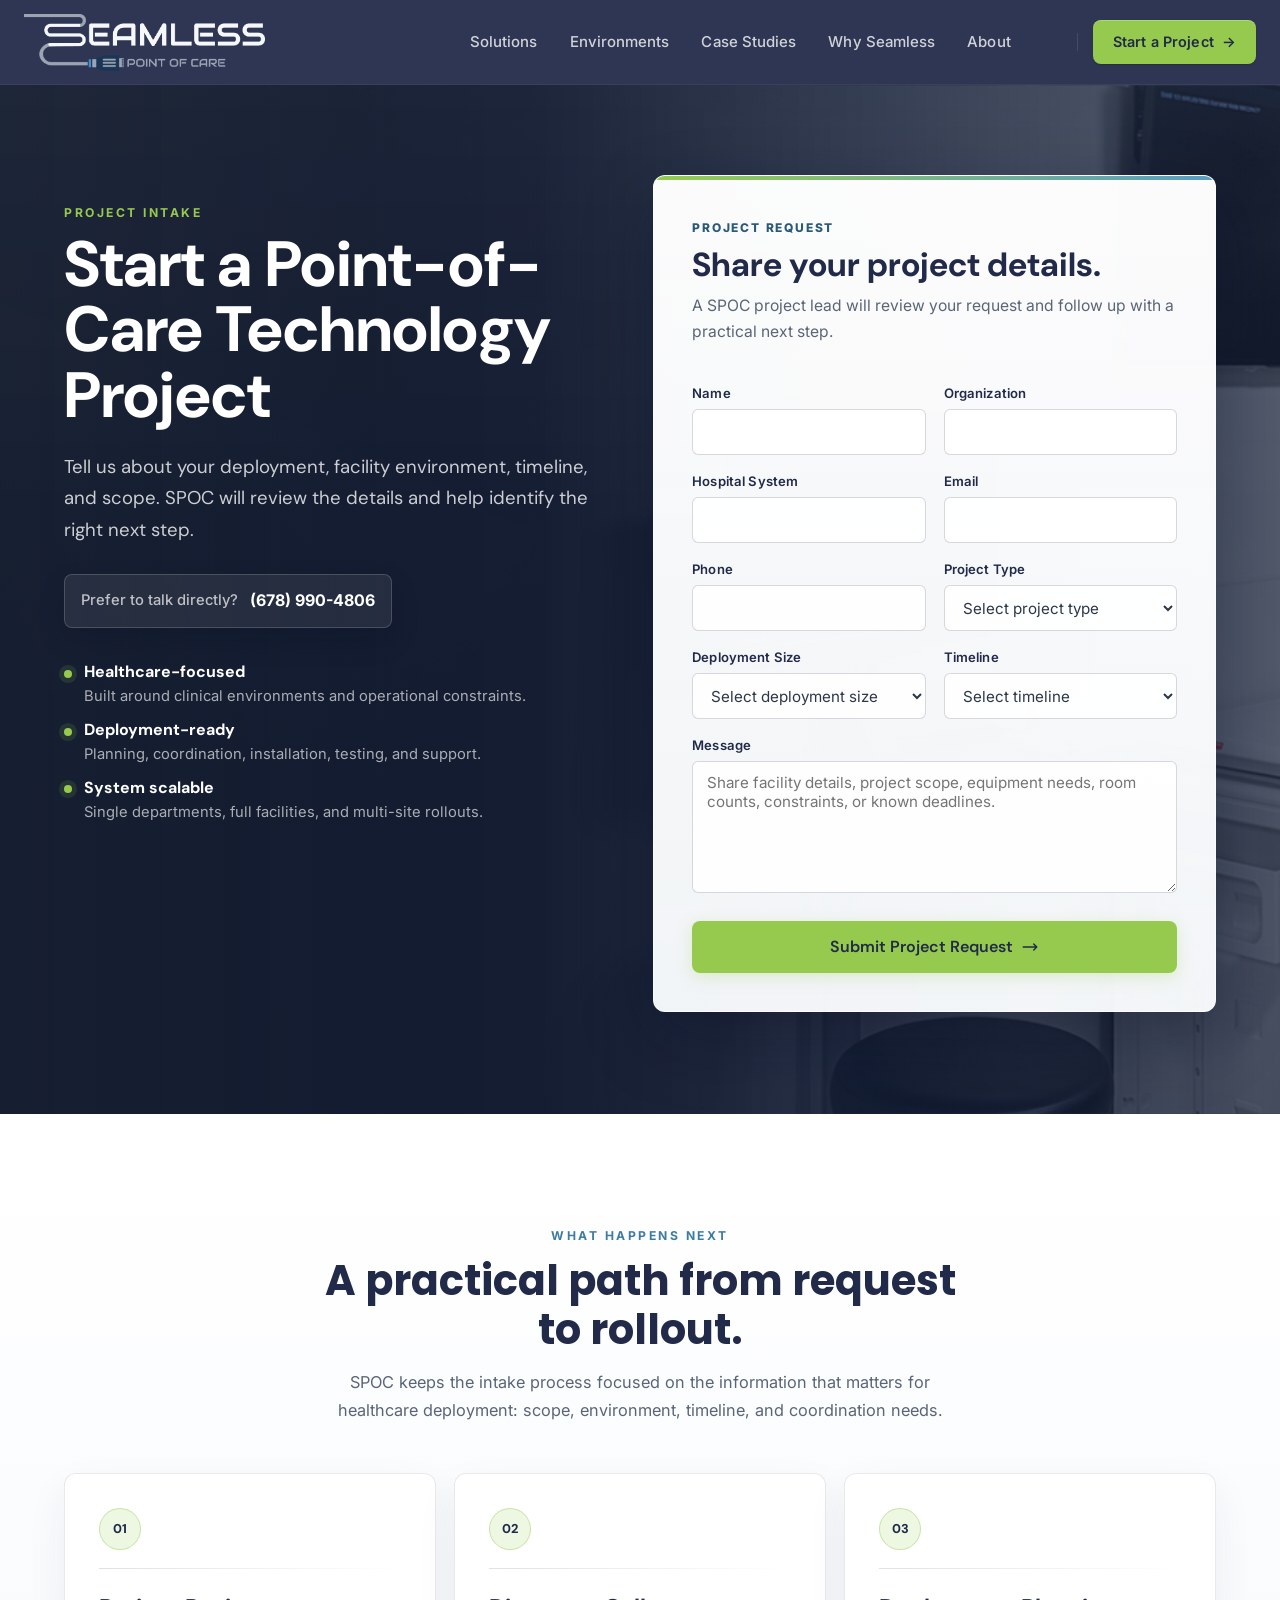
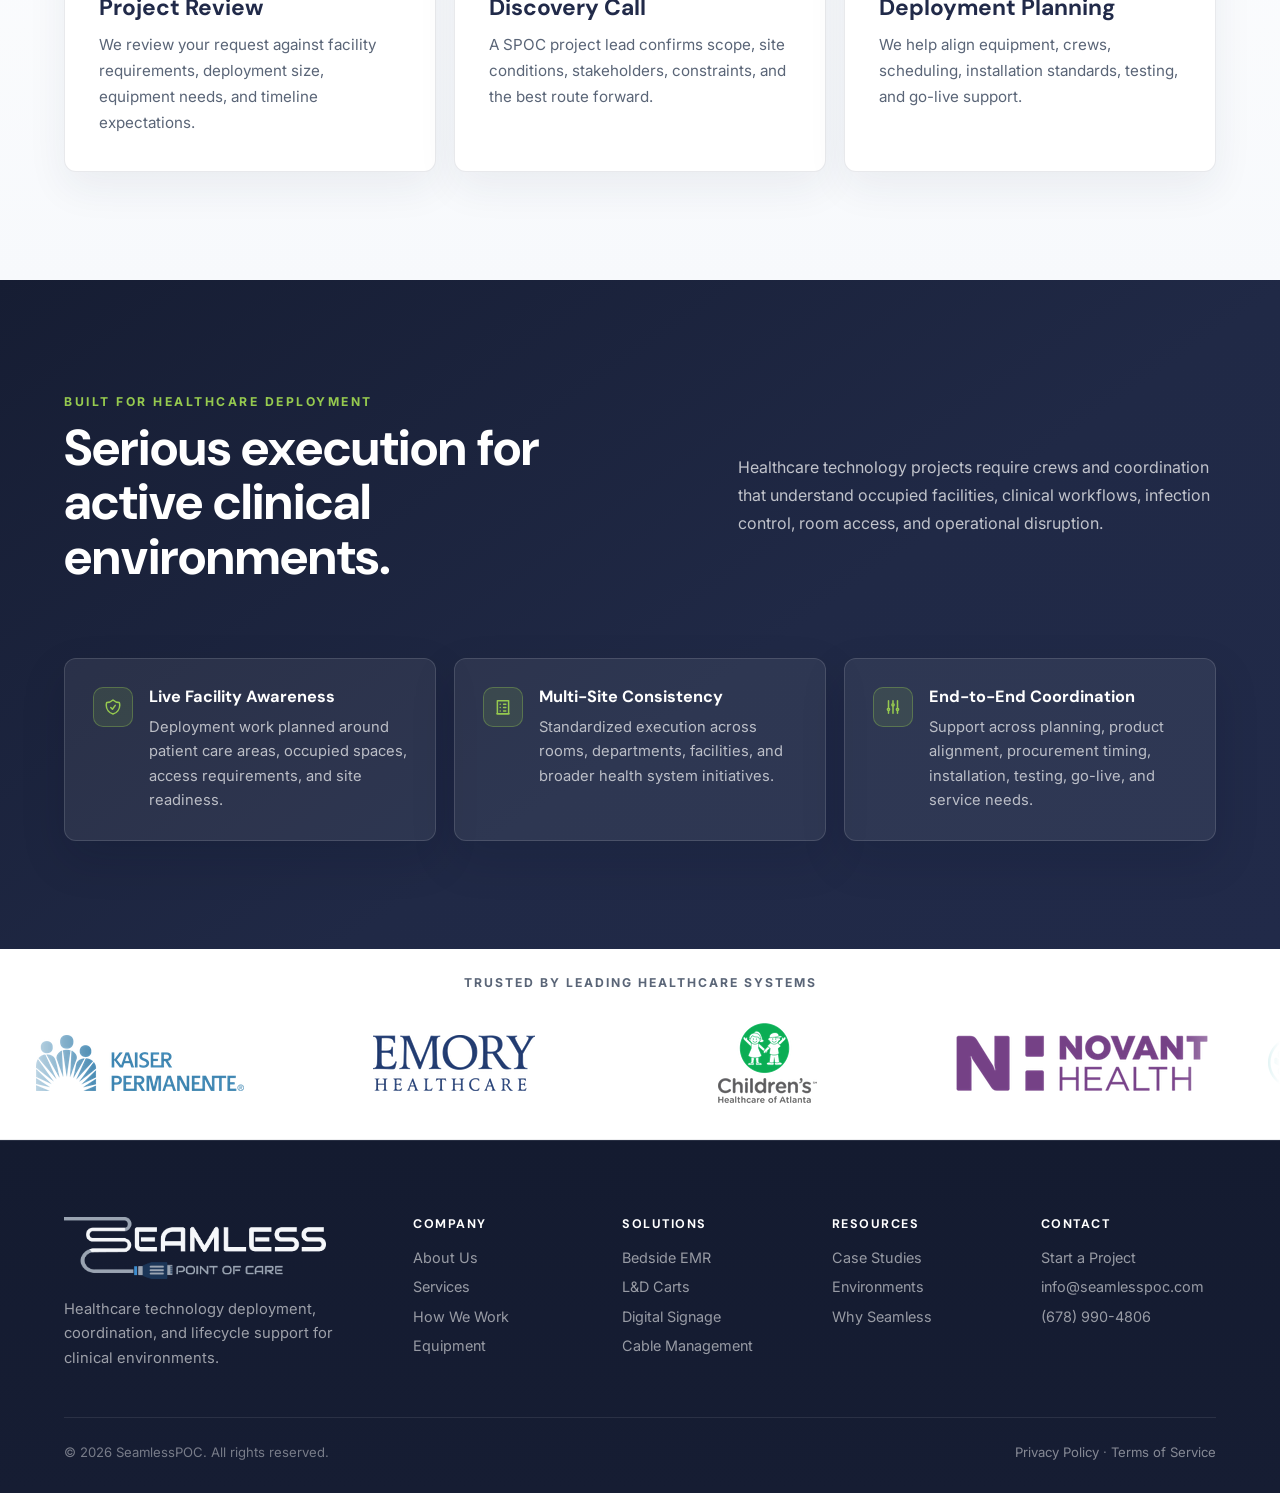
<file: start-project.html>
<!DOCTYPE html>
<html lang="en">
<head>
  <meta charset="UTF-8">
  <meta name="viewport" content="width=device-width, initial-scale=1.0">
  <title>Start a Project &mdash; SeamlessPOC</title>
  <meta name="description" content="Start a point-of-care technology project with SeamlessPOC. Share your deployment scope, hospital environment, timeline, and project requirements.">
  <link rel="preconnect" href="https://fonts.googleapis.com">
  <link rel="preconnect" href="https://fonts.gstatic.com" crossorigin>
  <link href="https://fonts.googleapis.com/css2?family=DM+Sans:wght@400;500;700&amp;family=Inter:wght@400;500;600;700&amp;family=Poppins:wght@600;700;800&amp;display=swap" rel="stylesheet">
  <link rel="stylesheet" href="styles.css">
</head>
<body>

  <!-- Navigation -->
  <nav class="nav">
    <div class="container nav-inner">
      <a href="index.html" class="nav-logo" aria-label="SeamlessPOC home"><img src="spoclogo.png" alt="SeamlessPOC"></a>
      <div class="nav-links">
        <a href="solutions.html">Solutions</a>
        <a href="healthcare-environments.html">Environments</a>
        <a href="case-studies.html">Case Studies</a>
        <a href="why-seamless.html">Why Seamless</a>
        <a href="about.html">About</a>
      </div>
      <a href="start-project.html" class="nav-cta active">
        <span>Start a Project</span>
        <span class="nav-cta-arrow" aria-hidden="true">&rarr;</span>
      </a>
      <button class="nav-toggle" aria-label="Toggle menu">
        <span></span><span></span><span></span>
      </button>
    </div>
    <div class="mobile-menu">
      <a href="solutions.html">Solutions</a>
      <a href="healthcare-environments.html">Environments</a>
      <a href="case-studies.html">Case Studies</a>
      <a href="why-seamless.html">Why Seamless</a>
      <a href="about.html">About</a>
      <a href="start-project.html" class="nav-cta-mobile active">Start a Project</a>
    </div>
  </nav>

  <!-- Project Hero -->
  <main>
    <section class="start-hero">
      <div class="container start-hero-grid">
        <div class="start-hero-copy reveal">
          <div class="section-tag">Project Intake</div>
          <h1>Start a Point-of-Care Technology Project</h1>
          <p>Tell us about your deployment, facility environment, timeline, and scope. SPOC will review the details and help identify the right next step.</p>

          <div class="start-contact-card">
            <span>Prefer to talk directly?</span>
            <a href="tel:+16789904806">(678) 990-4806</a>
          </div>

          <div class="start-hero-points" aria-label="Project support highlights">
            <div>
              <strong>Healthcare-focused</strong>
              <span>Built around clinical environments and operational constraints.</span>
            </div>
            <div>
              <strong>Deployment-ready</strong>
              <span>Planning, coordination, installation, testing, and support.</span>
            </div>
            <div>
              <strong>System scalable</strong>
              <span>Single departments, full facilities, and multi-site rollouts.</span>
            </div>
          </div>
        </div>

        <div class="project-form-panel reveal reveal-delay-1">
          <div class="project-form-header">
            <span>Project Request</span>
            <h2>Share your project details.</h2>
            <p>A SPOC project lead will review your request and follow up with a practical next step.</p>
          </div>

          <form class="project-form" action="mailto:info@seamlesspoc.com?subject=Project%20Request" method="post" enctype="text/plain">
            <div class="form-row">
              <div class="form-group">
                <label for="name">Name</label>
                <input type="text" id="name" name="Name" autocomplete="name" required>
              </div>
              <div class="form-group">
                <label for="organization">Organization</label>
                <input type="text" id="organization" name="Organization" autocomplete="organization" required>
              </div>
            </div>

            <div class="form-row">
              <div class="form-group">
                <label for="hospital-system">Hospital System</label>
                <input type="text" id="hospital-system" name="Hospital System" required>
              </div>
              <div class="form-group">
                <label for="email">Email</label>
                <input type="email" id="email" name="Email" autocomplete="email" required>
              </div>
            </div>

            <div class="form-row">
              <div class="form-group">
                <label for="phone">Phone</label>
                <input type="tel" id="phone" name="Phone" autocomplete="tel" required>
              </div>
              <div class="form-group">
                <label for="project-type">Project Type</label>
                <select id="project-type" name="Project Type" required>
                  <option value="">Select project type</option>
                  <option>Patient Room Technology</option>
                  <option>Digital Signage / Tracking Boards</option>
                  <option>Mobile Computer Carts</option>
                  <option>IT/AV Equipment Standardization</option>
                  <option>Hemodynamics / Specialty Clinical Environment</option>
                  <option>Multi-Facility Rollout</option>
                  <option>Other Healthcare Technology Deployment</option>
                </select>
              </div>
            </div>

            <div class="form-row">
              <div class="form-group">
                <label for="deployment-size">Deployment Size</label>
                <select id="deployment-size" name="Deployment Size" required>
                  <option value="">Select deployment size</option>
                  <option>Single Room / Small Department</option>
                  <option>Department Rollout</option>
                  <option>Multiple Departments</option>
                  <option>Single Facility</option>
                  <option>Multi-Facility / Health System</option>
                  <option>Not Sure Yet</option>
                </select>
              </div>
              <div class="form-group">
                <label for="timeline">Timeline</label>
                <select id="timeline" name="Timeline" required>
                  <option value="">Select timeline</option>
                  <option>Immediate / Active Project</option>
                  <option>30-60 Days</option>
                  <option>60-90 Days</option>
                  <option>3-6 Months</option>
                  <option>6+ Months</option>
                  <option>Planning / Budgeting Phase</option>
                </select>
              </div>
            </div>

            <div class="form-group">
              <label for="message">Message</label>
              <textarea id="message" name="Message" placeholder="Share facility details, project scope, equipment needs, room counts, constraints, or known deadlines." required></textarea>
            </div>

            <button type="submit" class="btn btn-primary btn-full-width">
              Submit Project Request
              <svg xmlns="http://www.w3.org/2000/svg" fill="none" viewBox="0 0 24 24" stroke="currentColor" stroke-width="2"><path stroke-linecap="round" stroke-linejoin="round" d="M17 8l4 4m0 0l-4 4m4-4H3"/></svg>
            </button>
          </form>
        </div>
      </div>
    </section>

    <section class="next-steps-section">
      <div class="container">
        <div class="section-header reveal">
          <div class="section-tag">What Happens Next</div>
          <h2>A practical path from request to rollout.</h2>
          <p>SPOC keeps the intake process focused on the information that matters for healthcare deployment: scope, environment, timeline, and coordination needs.</p>
        </div>
        <div class="project-step-grid">
          <article class="project-step-card reveal">
            <span>01</span>
            <h3>Project Review</h3>
            <p>We review your request against facility requirements, deployment size, equipment needs, and timeline expectations.</p>
          </article>
          <article class="project-step-card reveal reveal-delay-1">
            <span>02</span>
            <h3>Discovery Call</h3>
            <p>A SPOC project lead confirms scope, site conditions, stakeholders, constraints, and the best route forward.</p>
          </article>
          <article class="project-step-card reveal reveal-delay-2">
            <span>03</span>
            <h3>Deployment Planning</h3>
            <p>We help align equipment, crews, scheduling, installation standards, testing, and go-live support.</p>
          </article>
        </div>
      </div>
    </section>

    <section class="project-proof-section">
      <div class="container">
        <div class="why-spoc-header reveal">
          <div>
            <div class="section-tag">Built for Healthcare Deployment</div>
            <h2>Serious execution for active clinical environments.</h2>
          </div>
          <p>Healthcare technology projects require crews and coordination that understand occupied facilities, clinical workflows, infection control, room access, and operational disruption.</p>
        </div>
        <div class="proof-grid">
          <div class="proof-item reveal">
            <div class="proof-icon">
              <svg xmlns="http://www.w3.org/2000/svg" fill="none" viewBox="0 0 24 24" stroke="currentColor" stroke-width="2"><path stroke-linecap="round" stroke-linejoin="round" d="M9 12.75L11.25 15 15 9.75m-3-7.036A11.959 11.959 0 013.598 6 11.99 11.99 0 003 9.749c0 5.592 3.824 10.29 9 11.623 5.176-1.332 9-6.03 9-11.622 0-1.31-.21-2.571-.598-3.751h-.152c-3.196 0-6.1-1.248-8.25-3.285z"/></svg>
            </div>
            <div>
              <h4>Live Facility Awareness</h4>
              <p>Deployment work planned around patient care areas, occupied spaces, access requirements, and site readiness.</p>
            </div>
          </div>
          <div class="proof-item reveal reveal-delay-1">
            <div class="proof-icon">
              <svg xmlns="http://www.w3.org/2000/svg" fill="none" viewBox="0 0 24 24" stroke="currentColor" stroke-width="2"><path stroke-linecap="round" stroke-linejoin="round" d="M3.75 21h16.5M4.5 3.75h15v17.5h-15V3.75zm3.75 4.5h.008v.008H8.25V8.25zm0 4.5h.008v.008H8.25v-.008zm0 4.5h.008v.008H8.25v-.008zm4.5-9h3m-3 4.5h3m-3 4.5h3"/></svg>
            </div>
            <div>
              <h4>Multi-Site Consistency</h4>
              <p>Standardized execution across rooms, departments, facilities, and broader health system initiatives.</p>
            </div>
          </div>
          <div class="proof-item reveal reveal-delay-2">
            <div class="proof-icon">
              <svg xmlns="http://www.w3.org/2000/svg" fill="none" viewBox="0 0 24 24" stroke="currentColor" stroke-width="2"><path stroke-linecap="round" stroke-linejoin="round" d="M6 13.5V3.75m0 9.75a1.5 1.5 0 010 3m0-3a1.5 1.5 0 000 3m0 3.75V16.5m12-3V3.75m0 9.75a1.5 1.5 0 010 3m0-3a1.5 1.5 0 000 3m0 3.75V16.5m-6-9V3.75m0 3.75a1.5 1.5 0 010 3m0-3a1.5 1.5 0 000 3m0 9.75V10.5"/></svg>
            </div>
            <div>
              <h4>End-to-End Coordination</h4>
              <p>Support across planning, product alignment, procurement timing, installation, testing, go-live, and service needs.</p>
            </div>
          </div>
        </div>
      </div>
    </section>

    <section class="logo-carousel-section project-logo-strip" aria-label="Trusted healthcare systems">
      <div class="container">
        <p class="logo-carousel-heading">Trusted by Leading Healthcare Systems</p>
      </div>
      <div class="logo-carousel" aria-label="Client logos">
        <div class="logo-carousel-track">
          <div class="logo-carousel-set">
            <div class="logo-item logo-item-wide"><img src="healthlogos/coworkpics/hospital10.png" alt="Kaiser Permanente" loading="lazy"></div>
            <div class="logo-item logo-item-mid"><img src="healthlogos/coworkpics/hospital8.png" alt="Emory Healthcare" loading="lazy"></div>
            <div class="logo-item logo-item-compact"><img src="healthlogos/coworkpics/hospital2.png" alt="Children's Healthcare of Atlanta" loading="lazy"></div>
            <div class="logo-item logo-item-wide"><img src="healthlogos/coworkpics/hospital11.png" alt="Novant Health" loading="lazy"></div>
            <div class="logo-item logo-item-xl"><img src="healthlogos/coworkpics/hospital1.png" alt="Atrium Health" loading="lazy"></div>
            <div class="logo-item logo-item-balanced"><img src="healthlogos/coworkpics/hospital13.png" alt="UNC Health" loading="lazy"></div>
            <div class="logo-item logo-item-balanced"><img src="healthlogos/coworkpics/hospital5.png" alt="Northside Hospital" loading="lazy"></div>
          </div>
          <div class="logo-carousel-set" aria-hidden="true">
            <div class="logo-item logo-item-wide"><img src="healthlogos/coworkpics/hospital10.png" alt="" loading="lazy"></div>
            <div class="logo-item logo-item-mid"><img src="healthlogos/coworkpics/hospital8.png" alt="" loading="lazy"></div>
            <div class="logo-item logo-item-compact"><img src="healthlogos/coworkpics/hospital2.png" alt="" loading="lazy"></div>
            <div class="logo-item logo-item-wide"><img src="healthlogos/coworkpics/hospital11.png" alt="" loading="lazy"></div>
            <div class="logo-item logo-item-xl"><img src="healthlogos/coworkpics/hospital1.png" alt="" loading="lazy"></div>
            <div class="logo-item logo-item-balanced"><img src="healthlogos/coworkpics/hospital13.png" alt="" loading="lazy"></div>
            <div class="logo-item logo-item-balanced"><img src="healthlogos/coworkpics/hospital5.png" alt="" loading="lazy"></div>
          </div>
        </div>
      </div>
    </section>
  </main>

  <!-- Footer -->
  <footer class="footer">
    <div class="container">
      <div class="footer-grid">
        <div class="footer-brand">
          <a href="index.html" class="nav-logo"><img src="spoclogo.png" alt="SeamlessPOC"></a>
          <p>Healthcare technology deployment, coordination, and lifecycle support for clinical environments.</p>
        </div>
        <div>
          <h4>Company</h4>
          <div class="footer-links">
            <a href="about.html">About Us</a>
            <a href="services.html">Services</a>
            <a href="how-we-work.html">How We Work</a>
            <a href="equipment.html">Equipment</a>
          </div>
        </div>
        <div>
          <h4>Solutions</h4>
          <div class="footer-links">
            <a href="solutions.html">Bedside EMR</a>
            <a href="solutions.html">L&amp;D Carts</a>
            <a href="solutions.html">Digital Signage</a>
            <a href="solutions.html">Cable Management</a>
          </div>
        </div>
        <div>
          <h4>Resources</h4>
          <div class="footer-links">
            <a href="case-studies.html">Case Studies</a>
            <a href="healthcare-environments.html">Environments</a>
            <a href="why-seamless.html">Why Seamless</a>
          </div>
        </div>
        <div>
          <h4>Contact</h4>
          <div class="footer-links">
            <a href="start-project.html">Start a Project</a>
            <a href="mailto:info@seamlesspoc.com">info@seamlesspoc.com</a>
            <a href="tel:+16789904806">(678) 990-4806</a>
          </div>
        </div>
      </div>
      <div class="footer-bottom">
        <span>&copy; 2026 SeamlessPOC. All rights reserved.</span>
        <span>
          <a href="#">Privacy Policy</a> &middot; <a href="#">Terms of Service</a>
        </span>
      </div>
    </div>
  </footer>

  <script src="script.js"></script>
</body>
</html>
</file>
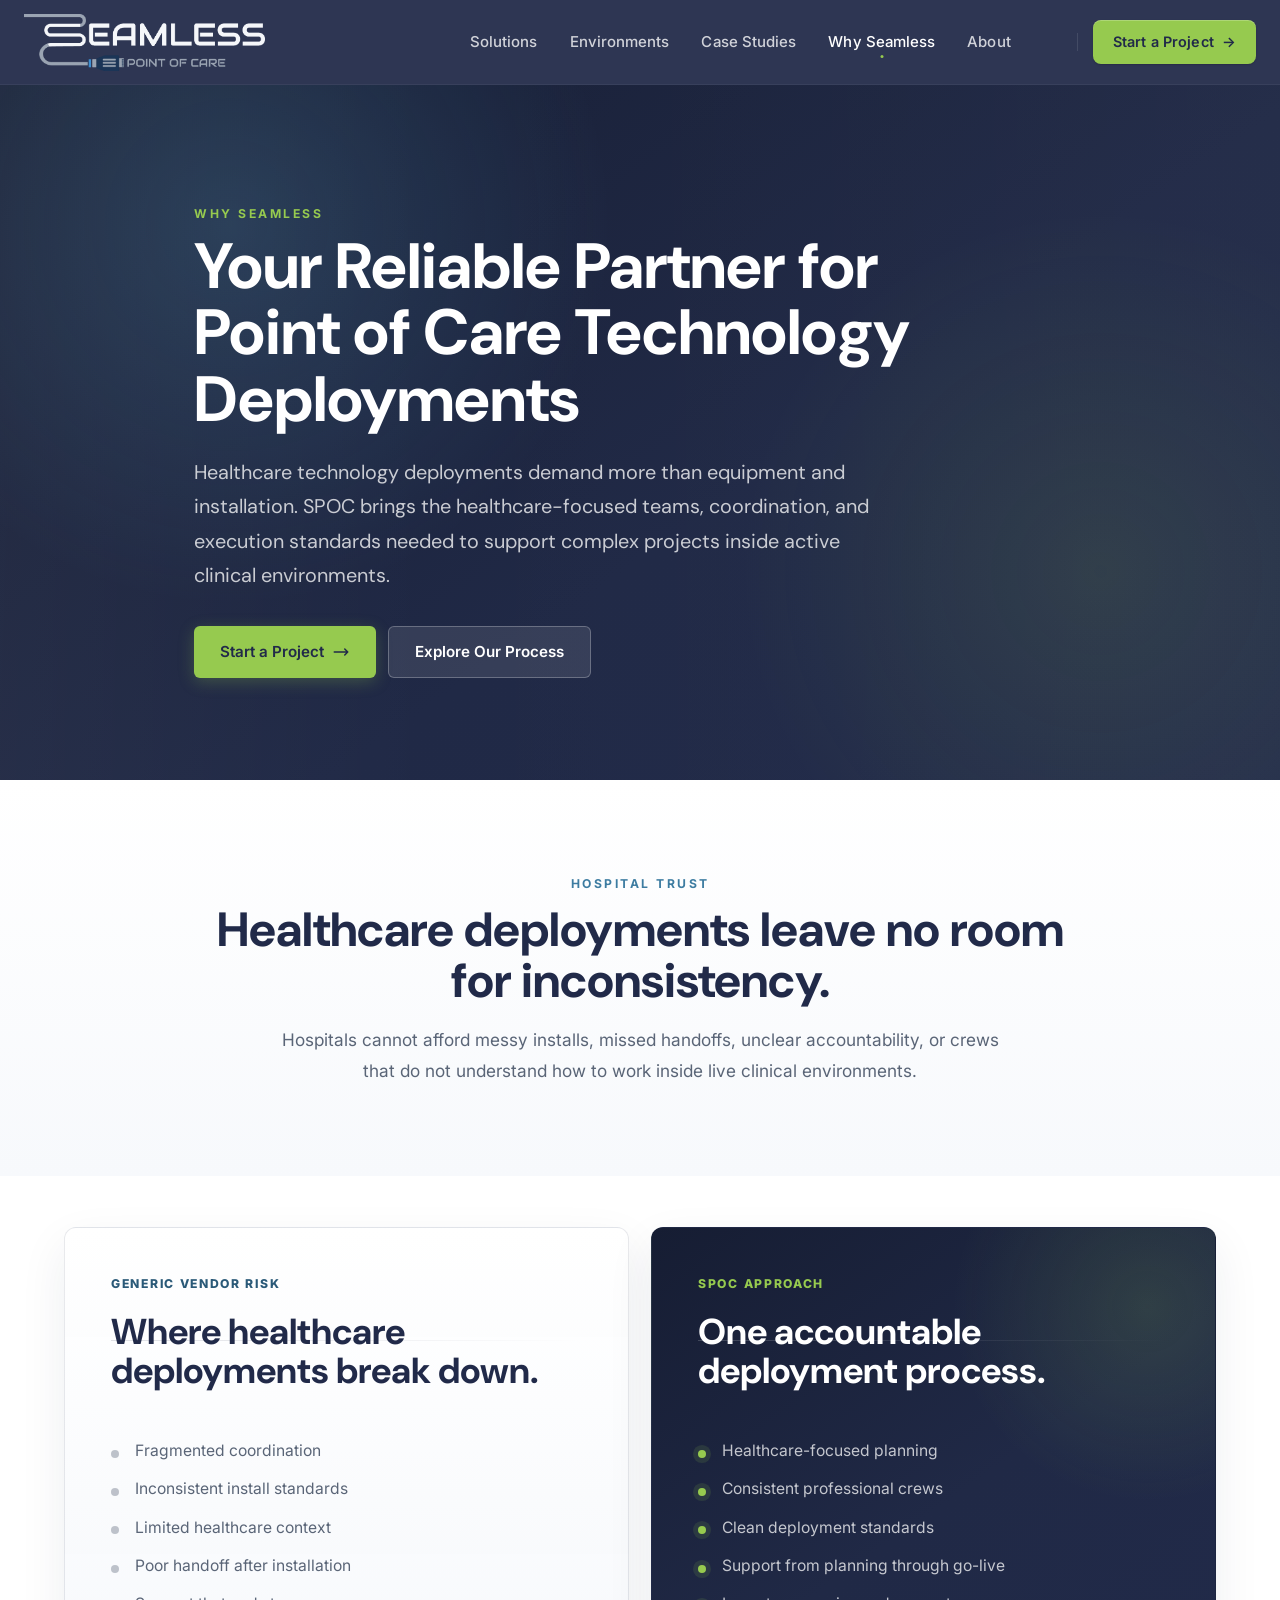
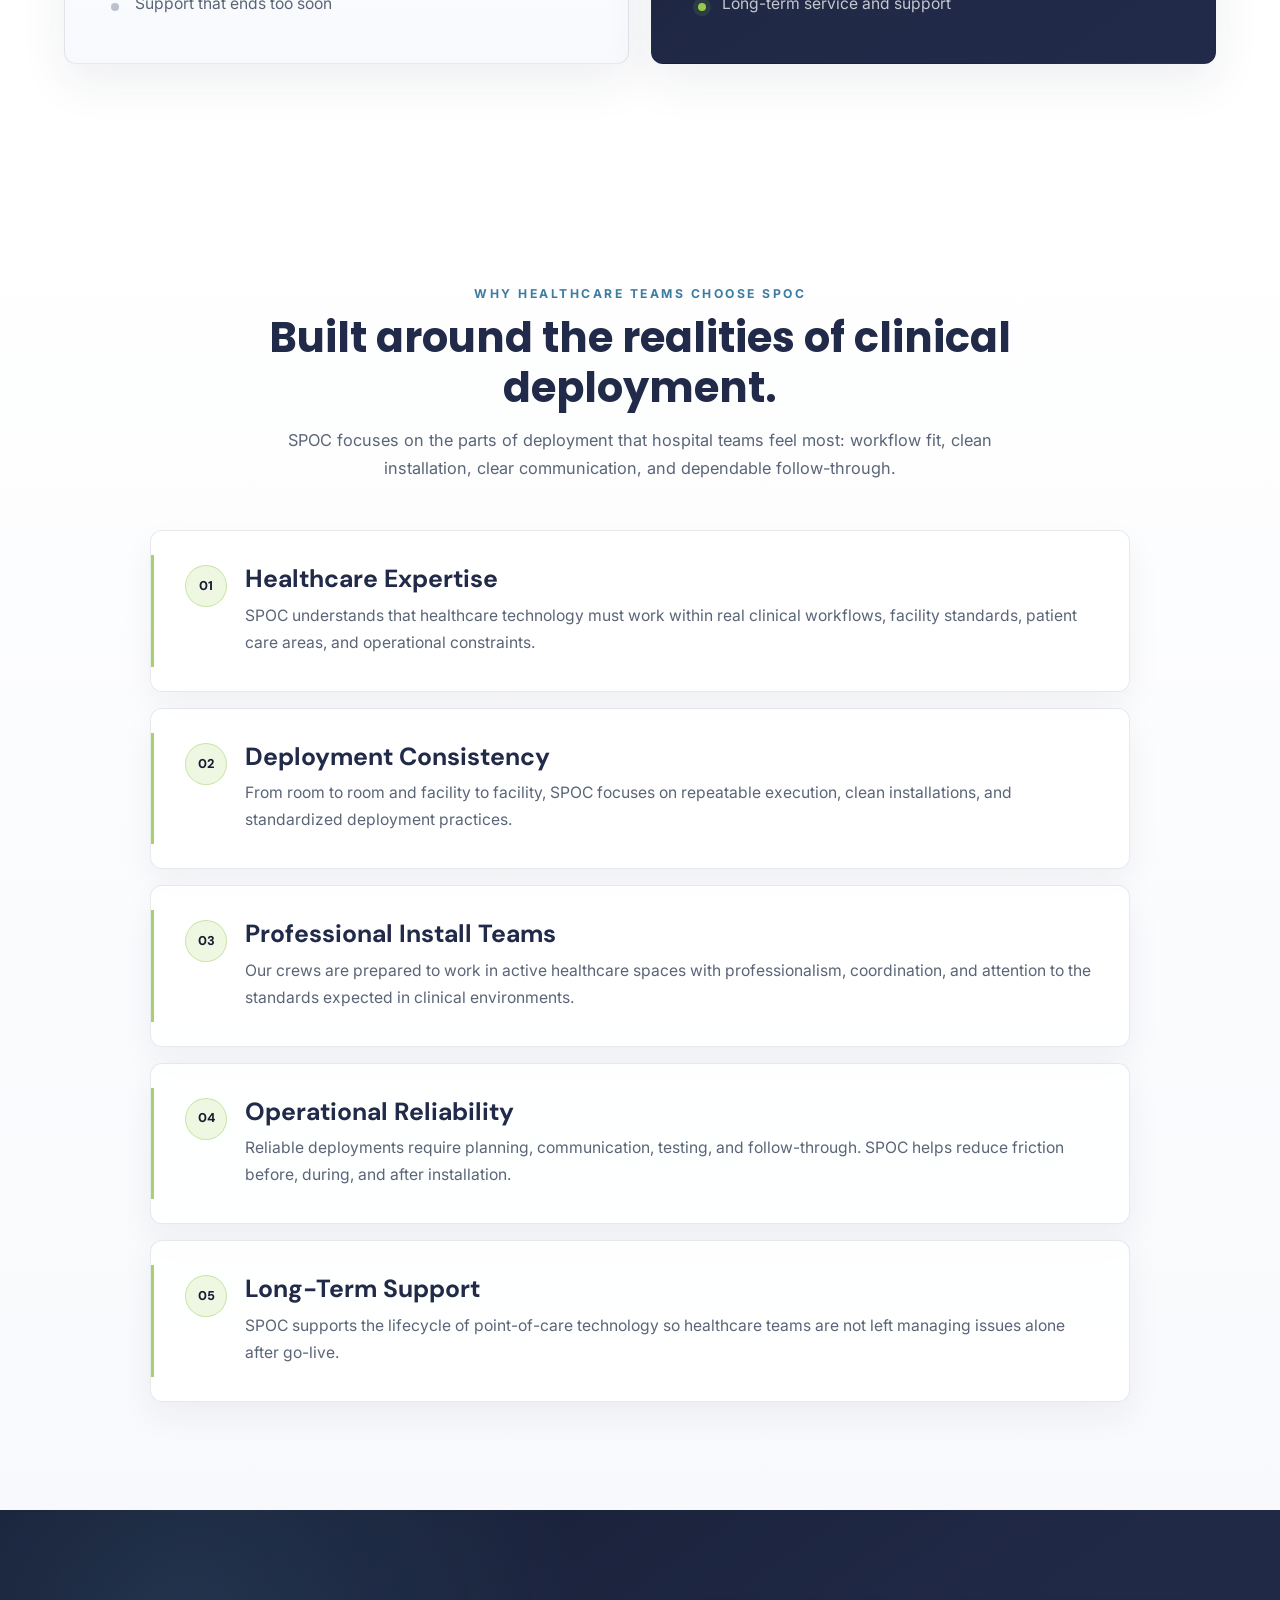
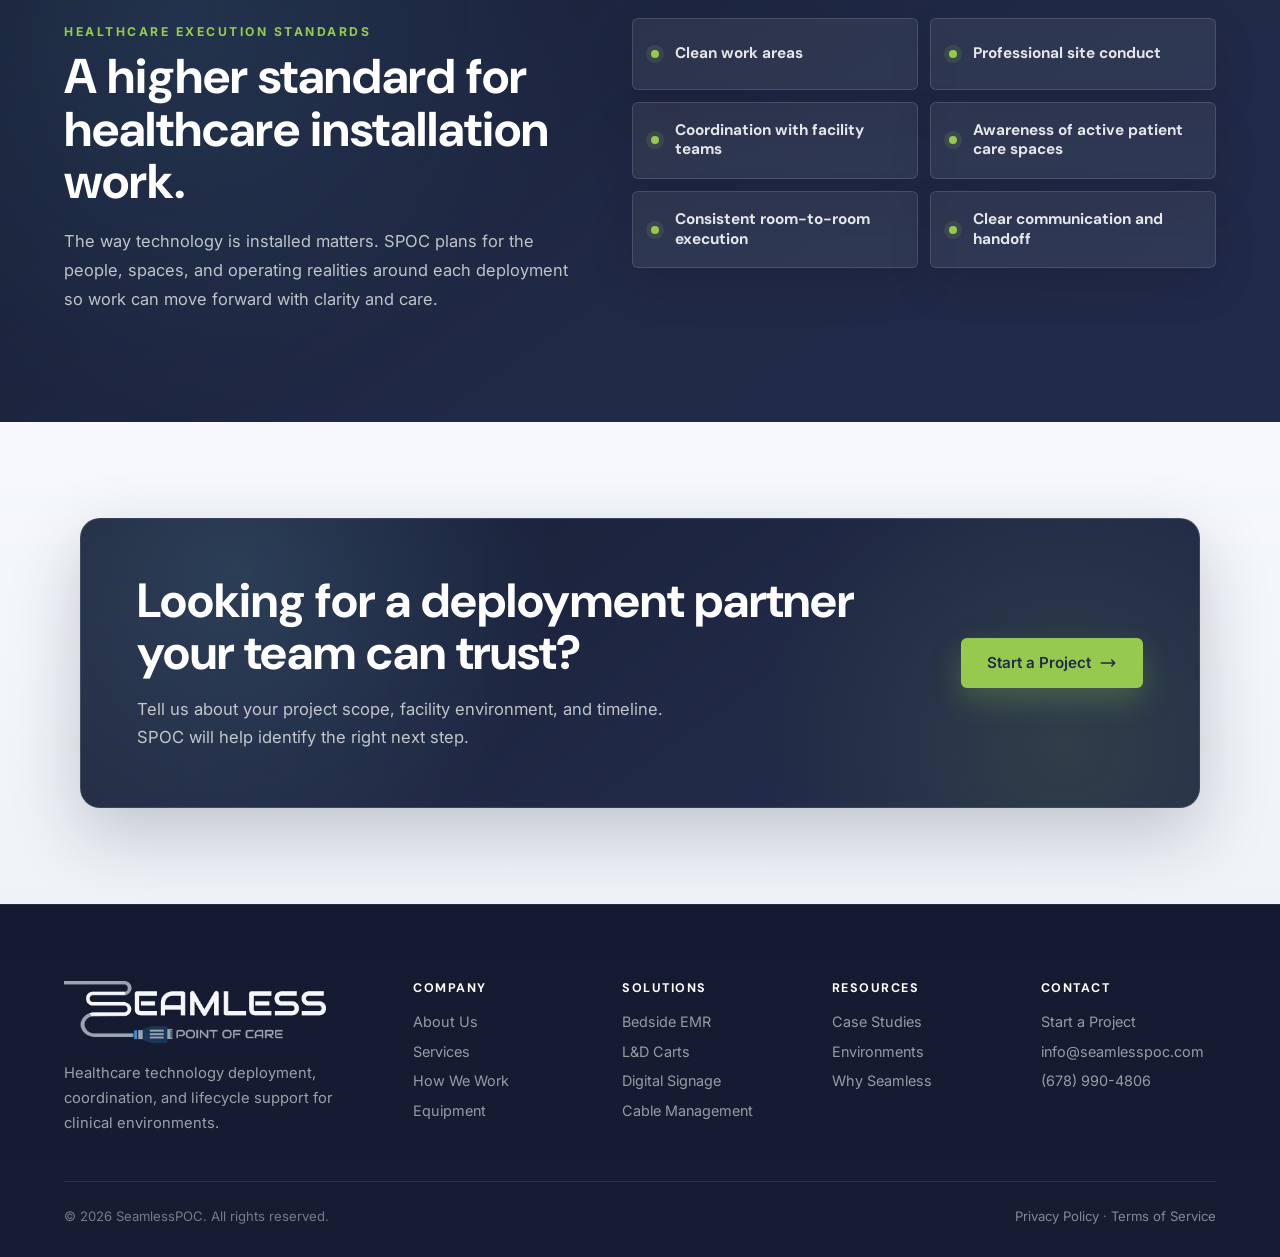
<file: why-seamless.html>
<!DOCTYPE html>
<html lang="en">
<head>
  <meta charset="UTF-8">
  <meta name="viewport" content="width=device-width, initial-scale=1.0">
  <title>Why Seamless &mdash; SeamlessPOC</title>
  <meta name="description" content="Learn why healthcare systems trust SeamlessPOC for point-of-care technology deployments inside active clinical environments.">
  <link rel="preconnect" href="https://fonts.googleapis.com">
  <link rel="preconnect" href="https://fonts.gstatic.com" crossorigin>
  <link href="https://fonts.googleapis.com/css2?family=DM+Sans:wght@400;500;700&amp;family=Inter:wght@400;500;600;700&amp;family=Poppins:wght@600;700;800&amp;display=swap" rel="stylesheet">
  <link rel="stylesheet" href="styles.css">
</head>
<body>

  <!-- Navigation -->
  <nav class="nav">
    <div class="container nav-inner">
      <a href="index.html" class="nav-logo" aria-label="SeamlessPOC home"><img src="spoclogo.png" alt="SeamlessPOC"></a>
      <div class="nav-links">
        <a href="solutions.html">Solutions</a>
        <a href="healthcare-environments.html">Environments</a>
        <a href="case-studies.html">Case Studies</a>
        <a href="why-seamless.html" class="active">Why Seamless</a>
        <a href="about.html">About</a>
      </div>
      <a href="start-project.html" class="nav-cta">
        <span>Start a Project</span>
        <span class="nav-cta-arrow" aria-hidden="true">&rarr;</span>
      </a>
      <button class="nav-toggle" aria-label="Toggle menu">
        <span></span><span></span><span></span>
      </button>
    </div>
    <div class="mobile-menu">
      <a href="solutions.html">Solutions</a>
      <a href="healthcare-environments.html">Environments</a>
      <a href="case-studies.html">Case Studies</a>
      <a href="why-seamless.html" class="active">Why Seamless</a>
      <a href="about.html">About</a>
      <a href="start-project.html" class="nav-cta-mobile">Start a Project</a>
    </div>
  </nav>

  <main>
    <!-- Hero -->
    <section class="solutions-hero why-hero">
      <div class="container solutions-hero-inner reveal">
        <div class="section-tag">Why Seamless</div>
        <h1>Your Reliable Partner for Point of Care Technology Deployments</h1>
        <p>Healthcare technology deployments demand more than equipment and installation. SPOC brings the healthcare-focused teams, coordination, and execution standards needed to support complex projects inside active clinical environments.</p>
        <div class="btn-group">
          <a href="start-project.html" class="btn btn-primary">
            Start a Project
            <svg xmlns="http://www.w3.org/2000/svg" fill="none" viewBox="0 0 24 24" stroke="currentColor" stroke-width="2"><path stroke-linecap="round" stroke-linejoin="round" d="M17 8l4 4m0 0l-4 4m4-4H3"/></svg>
          </a>
          <a href="#execution-standards" class="btn btn-secondary">Explore Our Process</a>
        </div>
      </div>
    </section>

    <!-- Trust Problem -->
    <section class="trust-problem-section">
      <div class="container">
        <div class="trust-problem-inner reveal">
          <div class="section-tag">Hospital Trust</div>
          <h2>Healthcare deployments leave no room for inconsistency.</h2>
          <p>Hospitals cannot afford messy installs, missed handoffs, unclear accountability, or crews that do not understand how to work inside live clinical environments.</p>
        </div>
      </div>
    </section>

    <!-- Comparison -->
    <section class="vendor-comparison-section">
      <div class="container">
        <div class="comparison-grid">
          <article class="comparison-panel comparison-risk reveal">
            <div class="comparison-panel-kicker">Generic Vendor Risk</div>
            <h2>Where healthcare deployments break down.</h2>
            <ul>
              <li>Fragmented coordination</li>
              <li>Inconsistent install standards</li>
              <li>Limited healthcare context</li>
              <li>Poor handoff after installation</li>
              <li>Support that ends too soon</li>
            </ul>
          </article>

          <article class="comparison-panel comparison-spoc reveal reveal-delay-1">
            <div class="comparison-panel-kicker">SPOC Approach</div>
            <h2>One accountable deployment process.</h2>
            <ul>
              <li>Healthcare-focused planning</li>
              <li>Consistent professional crews</li>
              <li>Clean deployment standards</li>
              <li>Support from planning through go-live</li>
              <li>Long-term service and support</li>
            </ul>
          </article>
        </div>
      </div>
    </section>

    <!-- Differentiators -->
    <section class="trust-pillars-section">
      <div class="container">
        <div class="section-header reveal">
          <div class="section-tag">Why Healthcare Teams Choose SPOC</div>
          <h2>Built around the realities of clinical deployment.</h2>
          <p>SPOC focuses on the parts of deployment that hospital teams feel most: workflow fit, clean installation, clear communication, and dependable follow-through.</p>
        </div>

        <div class="trust-pillar-list">
          <article class="trust-pillar reveal">
            <span>01</span>
            <div>
              <h3>Healthcare Expertise</h3>
              <p>SPOC understands that healthcare technology must work within real clinical workflows, facility standards, patient care areas, and operational constraints.</p>
            </div>
          </article>

          <article class="trust-pillar reveal reveal-delay-1">
            <span>02</span>
            <div>
              <h3>Deployment Consistency</h3>
              <p>From room to room and facility to facility, SPOC focuses on repeatable execution, clean installations, and standardized deployment practices.</p>
            </div>
          </article>

          <article class="trust-pillar reveal reveal-delay-2">
            <span>03</span>
            <div>
              <h3>Professional Install Teams</h3>
              <p>Our crews are prepared to work in active healthcare spaces with professionalism, coordination, and attention to the standards expected in clinical environments.</p>
            </div>
          </article>

          <article class="trust-pillar reveal">
            <span>04</span>
            <div>
              <h3>Operational Reliability</h3>
              <p>Reliable deployments require planning, communication, testing, and follow-through. SPOC helps reduce friction before, during, and after installation.</p>
            </div>
          </article>

          <article class="trust-pillar reveal reveal-delay-1">
            <span>05</span>
            <div>
              <h3>Long-Term Support</h3>
              <p>SPOC supports the lifecycle of point-of-care technology so healthcare teams are not left managing issues alone after go-live.</p>
            </div>
          </article>
        </div>
      </div>
    </section>

    <!-- Execution Standards -->
    <section class="execution-standards-section" id="execution-standards">
      <div class="container">
        <div class="execution-standards-grid">
          <div class="execution-standards-copy reveal">
            <div class="section-tag">Healthcare Execution Standards</div>
            <h2>A higher standard for healthcare installation work.</h2>
            <p>The way technology is installed matters. SPOC plans for the people, spaces, and operating realities around each deployment so work can move forward with clarity and care.</p>
          </div>

          <div class="standards-grid reveal reveal-delay-1">
            <div class="standard-item">Clean work areas</div>
            <div class="standard-item">Professional site conduct</div>
            <div class="standard-item">Coordination with facility teams</div>
            <div class="standard-item">Awareness of active patient care spaces</div>
            <div class="standard-item">Consistent room-to-room execution</div>
            <div class="standard-item">Clear communication and handoff</div>
          </div>
        </div>
      </div>
    </section>

    <!-- Final CTA -->
    <section class="cta-banner">
      <div class="container">
        <div class="cta-inner reveal">
          <div class="cta-copy">
            <h2>Looking for a deployment partner your team can trust?</h2>
            <p>Tell us about your project scope, facility environment, and timeline. SPOC will help identify the right next step.</p>
          </div>
          <div class="btn-group cta-actions">
            <a href="start-project.html" class="btn btn-primary">
              Start a Project
              <svg xmlns="http://www.w3.org/2000/svg" fill="none" viewBox="0 0 24 24" stroke="currentColor" stroke-width="2"><path stroke-linecap="round" stroke-linejoin="round" d="M17 8l4 4m0 0l-4 4m4-4H3"/></svg>
            </a>
          </div>
        </div>
      </div>
    </section>
  </main>

  <!-- Footer -->
  <footer class="footer">
    <div class="container">
      <div class="footer-grid">
        <div class="footer-brand">
          <a href="index.html" class="nav-logo"><img src="spoclogo.png" alt="SeamlessPOC"></a>
          <p>Healthcare technology deployment, coordination, and lifecycle support for clinical environments.</p>
        </div>
        <div>
          <h4>Company</h4>
          <div class="footer-links">
            <a href="about.html">About Us</a>
            <a href="services.html">Services</a>
            <a href="how-we-work.html">How We Work</a>
            <a href="equipment.html">Equipment</a>
          </div>
        </div>
        <div>
          <h4>Solutions</h4>
          <div class="footer-links">
            <a href="solutions.html">Bedside EMR</a>
            <a href="solutions.html">L&amp;D Carts</a>
            <a href="solutions.html">Digital Signage</a>
            <a href="solutions.html">Cable Management</a>
          </div>
        </div>
        <div>
          <h4>Resources</h4>
          <div class="footer-links">
            <a href="case-studies.html">Case Studies</a>
            <a href="healthcare-environments.html">Environments</a>
            <a href="why-seamless.html">Why Seamless</a>
          </div>
        </div>
        <div>
          <h4>Contact</h4>
          <div class="footer-links">
            <a href="start-project.html">Start a Project</a>
            <a href="mailto:info@seamlesspoc.com">info@seamlesspoc.com</a>
            <a href="tel:+16789904806">(678) 990-4806</a>
          </div>
        </div>
      </div>
      <div class="footer-bottom">
        <span>&copy; 2026 SeamlessPOC. All rights reserved.</span>
        <span>
          <a href="#">Privacy Policy</a> &middot; <a href="#">Terms of Service</a>
        </span>
      </div>
    </div>
  </footer>

  <script src="script.js"></script>
</body>
</html>
</file>
<file: styles.css>
/* ===== RESET & VARIABLES ===== */
*, *::before, *::after {
  margin: 0;
  padding: 0;
  box-sizing: border-box;
}

:root {
  --navy: #212a49;
  --navy-light: #2e3d6b;
  --navy-dark: #161d33;
  --accent: #3d7ca1;
  --accent-light: #5a9dbf;
  --accent-dark: #2b5a78;
  --green: #96ca4f;
  --green-dark: #7fb33e;
  --white: #ffffff;
  --off-white: #f4f7fa;
  --gray-100: #e8ecf1;
  --gray-200: #c1c5cb;
  --gray-400: #8b95a5;
  --gray-600: #5a6577;
  --gray-800: #2d3748;
  --shadow-sm: 0 1px 3px rgba(33, 42, 73, 0.08);
  --shadow-md: 0 4px 16px rgba(33, 42, 73, 0.10);
  --shadow-lg: 0 8px 32px rgba(33, 42, 73, 0.14);
  --shadow-xl: 0 16px 48px rgba(33, 42, 73, 0.18);
  --radius-sm: 6px;
  --radius-md: 12px;
  --radius-lg: 20px;
  --transition: 0.3s cubic-bezier(0.4, 0, 0.2, 1);
}

html {
  scroll-behavior: smooth;
  font-size: 16px;
}

body {
  font-family: 'Inter', -apple-system, BlinkMacSystemFont, sans-serif;
  color: var(--gray-800);
  background: var(--white);
  line-height: 1.6;
  -webkit-font-smoothing: antialiased;
  overflow-x: hidden;
}

a { text-decoration: none; color: inherit; }
ul { list-style: none; }
img { max-width: 100%; display: block; }

h1, h2, h3, h4, h5 {
  font-family: 'Poppins', sans-serif;
  font-weight: 700;
  line-height: 1.2;
  color: var(--navy);
}

h1 { font-size: clamp(2rem, 5vw, 3.2rem); }
h2 { font-size: clamp(1.6rem, 4vw, 2.6rem); }
h3 { font-size: clamp(1.1rem, 2.5vw, 1.4rem); }
h4 { font-size: 1.05rem; }

p { color: var(--gray-600); }

.container {
  width: 100%;
  max-width: 1200px;
  margin: 0 auto;
  padding: 0 24px;
}

section { padding: 64px 0; }

@media (min-width: 768px) {
  section { padding: 88px 0; }
}

@media (min-width: 1024px) {
  section { padding: 108px 0; }
}

.bg-off-white { background: var(--off-white); }
.text-center { text-align: center; }
.mt-32 { margin-top: 32px; }

/* ===== NAVIGATION ===== */
.nav {
  position: sticky;
  top: 0;
  z-index: 1000;
  background: rgba(33, 42, 73, 0.94);
  backdrop-filter: blur(18px) saturate(140%);
  -webkit-backdrop-filter: blur(18px) saturate(140%);
  border-bottom: 1px solid rgba(255, 255, 255, 0.05);
  transition:
    background 0.3s ease,
    box-shadow 0.3s ease,
    border-color 0.3s ease,
    transform 0.35s cubic-bezier(0.4, 0, 0.2, 1);
  will-change: transform;
}

.nav.scrolled {
  background: rgba(20, 26, 50, 0.985);
  border-bottom-color: rgba(255, 255, 255, 0.06);
  box-shadow:
    0 1px 0 rgba(255, 255, 255, 0.04),
    0 8px 24px rgba(0, 0, 0, 0.28);
}

.nav.nav-hidden {
  transform: translateY(-100%);
}

.nav-inner {
  display: flex;
  align-items: center;
  gap: 24px;
  height: 76px;
  max-width: 1840px;
}

@media (min-width: 1100px) {
  .nav-inner { height: 84px; gap: 40px; }
}

.nav-logo {
  display: inline-flex;
  align-items: center;
  flex-shrink: 0;
}

.nav-logo img {
  height: clamp(44px, 4.6vw, 57px);
  width: auto;
  display: block;
}

.nav-links {
  display: none;
}

@media (min-width: 1100px) {
  .nav-links {
    display: flex;
    align-items: center;
    gap: 4px;
    margin-left: auto;
  }
}

.nav-links a {
  position: relative;
  color: rgba(255, 255, 255, 0.78);
  font-size: 0.9375rem;
  font-weight: 500;
  letter-spacing: 0.005em;
  padding: 10px 14px;
  white-space: nowrap;
  transition: color 0.18s ease;
}

.nav-links a:hover {
  color: var(--white);
}

.nav-links a.active {
  color: var(--white);
}

.nav-links a.active::after {
  content: '';
  position: absolute;
  bottom: 6px;
  left: 50%;
  transform: translateX(-50%);
  width: 3px;
  height: 3px;
  border-radius: 50%;
  background: var(--green);
}

.nav-cta {
  display: none;
}

@media (min-width: 1100px) {
  .nav-cta {
    position: relative;
    display: inline-flex;
    align-items: center;
    gap: 8px;
    margin-left: 28px;
    padding: 10px 20px;
    color: var(--navy);
    background: var(--green);
    border-radius: 8px;
    font-size: 0.9rem;
    font-weight: 600;
    letter-spacing: 0.01em;
    box-shadow:
      inset 0 1px 0 rgba(255, 255, 255, 0.22),
      0 1px 2px rgba(0, 0, 0, 0.18);
    transition:
      transform 0.18s ease,
      box-shadow 0.18s ease,
      background 0.18s ease;
  }

  .nav-cta::before {
    content: '';
    position: absolute;
    left: -16px;
    top: 50%;
    transform: translateY(-50%);
    width: 1px;
    height: 18px;
    background: rgba(255, 255, 255, 0.10);
  }

  .nav-cta:hover {
    background: var(--green-dark);
    transform: translateY(-1px);
    box-shadow:
      inset 0 1px 0 rgba(255, 255, 255, 0.22),
      0 6px 18px rgba(0, 0, 0, 0.22);
  }

  .nav-cta-arrow {
    display: inline-block;
    transition: transform 0.2s ease;
  }

  .nav-cta:hover .nav-cta-arrow {
    transform: translateX(2px);
  }
}

/* Mobile Toggle */
.nav-toggle {
  display: flex;
  flex-direction: column;
  gap: 5px;
  background: none;
  border: none;
  cursor: pointer;
  padding: 8px;
}

@media (min-width: 1100px) {
  .nav-toggle { display: none; }
}

.nav-toggle span {
  display: block;
  width: 24px;
  height: 2px;
  background: var(--white);
  border-radius: 2px;
  transition: var(--transition);
}

.nav-toggle.open span:nth-child(1) {
  transform: rotate(45deg) translate(5px, 5px);
}

.nav-toggle.open span:nth-child(2) {
  opacity: 0;
}

.nav-toggle.open span:nth-child(3) {
  transform: rotate(-45deg) translate(5px, -5px);
}

/* Mobile Menu */
.mobile-menu {
  display: none;
  position: fixed;
  top: 76px;
  left: 0;
  right: 0;
  bottom: 0;
  background: var(--navy);
  padding: 32px 24px;
  z-index: 999;
  overflow-y: auto;
}

.mobile-menu.open {
  display: flex;
  flex-direction: column;
  gap: 4px;
  animation: slideDown 0.3s ease;
}

@keyframes slideDown {
  from { opacity: 0; transform: translateY(-12px); }
  to { opacity: 1; transform: translateY(0); }
}

.mobile-menu a {
  color: rgba(255, 255, 255, 0.85);
  font-size: 1.15rem;
  font-weight: 500;
  letter-spacing: 0.005em;
  padding: 16px 18px;
  border-radius: var(--radius-sm);
  transition: color 0.18s ease, background 0.18s ease;
}

.mobile-menu a:hover,
.mobile-menu a.active {
  color: var(--white);
  background: rgba(255, 255, 255, 0.06);
}

.nav-cta-mobile {
  margin-top: 20px;
  text-align: center;
  background: var(--green) !important;
  color: var(--navy) !important;
  padding: 16px 24px !important;
  border-radius: 8px !important;
  font-weight: 600 !important;
  letter-spacing: 0.01em;
}

/* ===== HERO SECTIONS ===== */
.hero {
  position: relative;
  min-height: 70vh;
  display: flex;
  align-items: center;
  justify-content: flex-start;
  overflow: hidden;
}

.hero::before {
  content: '';
  position: absolute;
  inset: 0;
  background:
    radial-gradient(ellipse 50% 50% at 30% 50%, rgba(46, 61, 107, 0.6) 0%, transparent 70%),
    radial-gradient(ellipse 80% 60% at 70% 30%, rgba(61, 124, 161, 0.12) 0%, transparent 60%);
  pointer-events: none;
}

.hero-home {
  min-height: 88vh;
  background:
    linear-gradient(
      90deg,
      rgba(10, 19, 38, 0.96) 0%,
      rgba(10, 19, 38, 0.94) 18%,
      rgba(14, 24, 46, 0.84) 31%,
      rgba(18, 29, 53, 0.64) 43%,
      rgba(18, 29, 53, 0.32) 55%,
      rgba(18, 29, 53, 0.08) 68%,
      rgba(18, 29, 53, 0) 78%
    ),
    url('newbackdrop.png');
  background-size: cover;
  background-position: 18% center;
}

@media (min-width: 1200px) {
  .hero-home {
    background-position: 18% center;
  }
}

.hero-home::before {
  background: none;
}

.hero-page {
  min-height: 44vh;
  background: linear-gradient(135deg, var(--navy-dark) 0%, var(--navy) 60%, var(--accent-dark) 100%);
}

.hero-content {
  position: relative;
  z-index: 2;
  text-align: left;
  max-width: 600px;
  font-family: 'DM Sans', sans-serif;
}

.hero-home .hero-content {
  width: 100%;
  max-width: 1840px;
  align-self: center;
  transform: translateY(-2.5vh);
}

.hero-content-inner {
  max-width: 570px;
}

.hero-headline {
  font-family: 'DM Sans', sans-serif;
  color: var(--white);
  margin: 0 0 28px;
  font-size: clamp(3.15rem, 3.9vw, 3.85rem);
  font-weight: 700;
  line-height: 1.02;
  letter-spacing: 0;
}

.hero-headline .hl-line {
  display: block;
}

@media (min-width: 768px) {
  .hero-home .hero-headline .hl-line {
    white-space: nowrap;
  }
}

.hero-sub {
  font-family: 'DM Sans', sans-serif;
  color: rgba(255, 255, 255, 0.9);
  font-size: clamp(1.125rem, 1.55vw, 1.5rem);
  font-weight: 400;
  max-width: 550px;
  margin: 0 0 50px;
  line-height: 1.55;
  letter-spacing: 0;
}

.hero-cta-row {
  gap: 16px;
  margin-top: 4px;
}

.hero-home .btn {
  font-family: 'DM Sans', sans-serif;
  font-size: 1rem;
  font-weight: 600;
  letter-spacing: 0.005em;
  padding: 16px 28px;
  border-radius: 8px;
}

.hero-home .btn svg {
  width: 18px;
  height: 18px;
}

.hero-home .btn-primary {
  box-shadow:
    inset 0 1px 0 rgba(255, 255, 255, 0.22),
    0 1px 2px rgba(0, 0, 0, 0.20),
    0 10px 28px rgba(0, 0, 0, 0.22);
}

.hero-home .btn-primary:hover {
  box-shadow:
    inset 0 1px 0 rgba(255, 255, 255, 0.22),
    0 2px 4px rgba(0, 0, 0, 0.24),
    0 14px 36px rgba(0, 0, 0, 0.28);
}

.hero-home .btn-secondary {
  background: transparent;
  color: var(--white);
  border: 1px solid rgba(255, 255, 255, 0.28);
  backdrop-filter: blur(6px);
  -webkit-backdrop-filter: blur(6px);
  transition: background 0.2s ease, border-color 0.2s ease, transform 0.2s ease;
}

.hero-home .btn-secondary:hover {
  background: rgba(255, 255, 255, 0.08);
  border-color: rgba(255, 255, 255, 0.5);
  transform: translateY(-2px);
}

.hero .section-tag {
  color: var(--accent-light);
}

.hero-page .hero-content h1 {
  font-size: clamp(1.8rem, 3.8vw, 2.8rem);
}

.hero-page .hero-content p {
  max-width: 600px;
}

/* ===== BUTTONS ===== */
.btn {
  display: inline-flex;
  align-items: center;
  gap: 8px;
  font-family: 'Inter', sans-serif;
  font-size: 0.95rem;
  font-weight: 600;
  padding: 13px 26px;
  border-radius: var(--radius-sm);
  border: none;
  cursor: pointer;
  transition: var(--transition);
  white-space: nowrap;
}

.btn svg {
  width: 18px;
  height: 18px;
}

.btn-primary {
  background: var(--green);
  color: var(--navy);
  box-shadow: 0 4px 16px rgba(150, 202, 79, 0.25);
}

.btn-primary:hover {
  background: var(--green-dark);
  transform: translateY(-2px);
  box-shadow: 0 6px 24px rgba(150, 202, 79, 0.35);
}

.btn-secondary {
  background: rgba(255, 255, 255, 0.1);
  color: var(--white);
  border: 1px solid rgba(255, 255, 255, 0.25);
}

.btn-secondary:hover {
  background: rgba(255, 255, 255, 0.18);
  border-color: rgba(255, 255, 255, 0.4);
  transform: translateY(-2px);
}

.btn-outline {
  background: transparent;
  color: var(--accent);
  border: 2px solid var(--accent);
}

.btn-outline:hover {
  background: var(--accent);
  color: var(--white);
  transform: translateY(-2px);
}

.btn-group {
  display: flex;
  flex-wrap: wrap;
  gap: 12px;
  justify-content: flex-start;
}

/* ===== LOGO CAROUSEL ===== */
.logo-carousel-section {
  background: var(--white);
  border-top: 1px solid rgba(33, 42, 73, 0.04);
  border-bottom: 1px solid rgba(33, 42, 73, 0.08);
  padding: 24px 0 28px;
  overflow: hidden;
}

.logo-carousel-heading {
  text-align: center;
  font-size: 0.76rem;
  font-weight: 700;
  letter-spacing: 2px;
  text-transform: uppercase;
  color: var(--gray-600);
  margin-bottom: 22px;
}

.logo-carousel {
  position: relative;
  width: 100%;
  overflow: hidden;
  -webkit-mask-image: linear-gradient(to right, transparent 0%, black 8%, black 92%, transparent 100%);
  mask-image: linear-gradient(to right, transparent 0%, black 8%, black 92%, transparent 100%);
}

.logo-carousel-track {
  --logo-start-offset: clamp(40px, 6vw, 96px);
  display: flex;
  width: max-content;
  animation: logoScroll 68s linear infinite;
}

.logo-carousel-set {
  align-items: center;
  display: flex;
  flex: 0 0 auto;
  gap: 34px;
  padding-right: 34px;
}

.logo-item {
  display: flex;
  align-items: center;
  justify-content: center;
  flex: 0 0 280px;
  width: 280px;
  height: 96px;
}

.logo-item img {
  width: 280px;
  height: 96px;
  object-fit: contain;
  opacity: 0.96;
  filter: saturate(0.98) contrast(1.04);
}

@keyframes logoScroll {
  0% { transform: translateX(var(--logo-start-offset)); }
  100% { transform: translateX(calc(-50% + var(--logo-start-offset))); }
}

.logo-carousel:hover .logo-carousel-track {
  animation-play-state: paused;
}

@media (max-width: 767px) {
  .logo-carousel-section { padding: 20px 0 24px; }
  .logo-carousel-heading {
    font-size: 0.68rem;
    letter-spacing: 1.6px;
    margin-bottom: 16px;
  }
  .logo-carousel-track {
    --logo-start-offset: 28px;
    animation-duration: 48s;
  }
  .logo-carousel-set {
    gap: 24px;
    padding-right: 24px;
  }
}

/* ===== PROBLEM SECTION ===== */
.problem-section {
  background:
    linear-gradient(180deg, #ffffff 0%, #f7f9fc 100%);
  padding: clamp(68px, 7vw, 96px) 0 clamp(76px, 7.5vw, 104px);
}

.problem-header {
  max-width: 760px;
  margin: 0 auto 34px;
  text-align: center;
}

.problem-header h2 {
  font-family: 'DM Sans', sans-serif;
  color: var(--navy);
  font-size: clamp(2rem, 3.1vw, 3rem);
  line-height: 1.08;
  letter-spacing: 0;
  margin-bottom: 18px;
}

.problem-header p {
  max-width: 660px;
  margin: 0 auto;
  color: var(--gray-600);
  font-family: 'DM Sans', sans-serif;
  font-size: clamp(1.05rem, 1.35vw, 1.2rem);
  line-height: 1.7;
}

.problem-grid {
  display: grid;
  grid-template-columns: 1fr;
  align-items: stretch;
  gap: 18px;
}

.problem-card {
  position: relative;
  display: flex;
  height: 100%;
  flex-direction: column;
  padding: clamp(32px, 3.2vw, 42px);
  border: 1px solid rgba(33, 42, 73, 0.13);
  border-radius: 6px;
  background:
    linear-gradient(180deg, rgba(255, 255, 255, 0.98) 0%, rgba(250, 252, 255, 0.96) 100%);
  box-shadow:
    0 1px 0 rgba(255, 255, 255, 0.8) inset,
    0 18px 48px rgba(33, 42, 73, 0.08);
  overflow: hidden;
}

.problem-card::before {
  content: '';
  position: absolute;
  top: 32px;
  bottom: 32px;
  left: 0;
  width: 3px;
  background: var(--green);
  opacity: 0.85;
}

.problem-card-mark {
  width: 44px;
  height: 44px;
  display: inline-flex;
  align-items: center;
  justify-content: center;
  margin-bottom: 26px;
  border-radius: 50%;
  color: var(--navy);
  background: rgba(33, 42, 73, 0.045);
  border: 1px solid rgba(33, 42, 73, 0.12);
}

.problem-card-mark svg {
  width: 22px;
  height: 22px;
}

.problem-card h3 {
  color: var(--navy);
  font-family: 'DM Sans', sans-serif;
  font-size: clamp(1.2rem, 1.55vw, 1.45rem);
  line-height: 1.18;
  letter-spacing: 0;
  margin-bottom: 16px;
}

.problem-card p {
  color: var(--gray-600);
  font-size: 1rem;
  line-height: 1.72;
}

@media (min-width: 768px) {
  .problem-grid {
    grid-template-columns: repeat(3, 1fr);
    gap: 26px;
  }
}

@media (max-width: 767px) {
  .problem-section {
    padding: 56px 0 68px;
  }

  .problem-header {
    text-align: left;
    margin-bottom: 28px;
  }

  .problem-header p {
    margin-left: 0;
  }
}

/* ===== SECTION HEADERS ===== */
.section-header {
  text-align: center;
  margin-bottom: 48px;
  max-width: 660px;
  margin-left: auto;
  margin-right: auto;
}

.section-header h2 {
  margin-bottom: 14px;
}

.section-header p {
  font-size: 1.02rem;
  line-height: 1.7;
}

.section-tag {
  display: inline-block;
  font-size: 0.76rem;
  font-weight: 700;
  letter-spacing: 2.5px;
  text-transform: uppercase;
  color: var(--accent);
  margin-bottom: 10px;
}

.section-closing {
  text-align: center;
  margin-top: 40px;
  font-size: 1.05rem;
  font-weight: 600;
  color: var(--navy);
}

/* ===== CARDS ===== */
.card-grid {
  display: grid;
  grid-template-columns: 1fr;
  gap: 20px;
}

@media (min-width: 640px) {
  .card-grid { grid-template-columns: repeat(2, 1fr); }
}

@media (min-width: 1024px) {
  .card-grid-3 { grid-template-columns: repeat(3, 1fr); }
}

.card {
  background: var(--white);
  border: 1px solid var(--gray-100);
  border-radius: var(--radius-md);
  padding: 28px;
  transition: var(--transition);
  position: relative;
  overflow: hidden;
}

.card:hover {
  border-color: transparent;
  box-shadow: var(--shadow-lg);
  transform: translateY(-4px);
}

.card::before {
  content: '';
  position: absolute;
  top: 0;
  left: 0;
  right: 0;
  height: 3px;
  background: linear-gradient(90deg, var(--accent), var(--accent-light));
  opacity: 0;
  transition: var(--transition);
}

.card:hover::before {
  opacity: 1;
}

.card-icon {
  width: 48px;
  height: 48px;
  background: linear-gradient(135deg, rgba(61, 124, 161, 0.12), rgba(90, 157, 191, 0.06));
  border-radius: var(--radius-sm);
  display: flex;
  align-items: center;
  justify-content: center;
  margin-bottom: 16px;
  color: var(--accent);
}

.card-icon svg {
  width: 24px;
  height: 24px;
}

.card h3 { margin-bottom: 10px; }

.card p {
  font-size: 0.93rem;
  line-height: 1.7;
}

.card .learn-more {
  display: inline-flex;
  align-items: center;
  gap: 6px;
  margin-top: 14px;
  font-size: 0.88rem;
  font-weight: 600;
  color: var(--accent);
  transition: var(--transition);
}

.card .learn-more:hover {
  gap: 10px;
  color: var(--accent-dark);
}

.card .learn-more svg {
  width: 16px;
  height: 16px;
}

/* Full-width service card variant */
.service-card-full {
  max-width: 100%;
  padding: 36px;
}

.service-card-full h2 {
  font-size: 1.5rem;
  margin-bottom: 4px;
}

.service-card-full .service-tagline {
  color: var(--accent);
  font-weight: 600;
  font-size: 0.98rem;
  margin-bottom: 14px;
}

.service-card-full .service-body {
  margin-bottom: 18px;
  font-size: 0.98rem;
  line-height: 1.75;
}

.service-checklist {
  display: grid;
  grid-template-columns: 1fr;
  gap: 6px 20px;
  list-style: none;
}

@media (min-width: 480px) {
  .service-checklist {
    grid-template-columns: repeat(auto-fill, minmax(220px, 1fr));
  }
}

.service-checklist li {
  display: flex;
  align-items: center;
  gap: 8px;
  font-size: 0.9rem;
  color: var(--gray-600);
}

.service-checklist .check {
  color: var(--accent);
  font-weight: 700;
  flex-shrink: 0;
}

/* ===== SPOC CIRCLE OF SERVICES ===== */
.spoc-circle-section {
  background:
    radial-gradient(circle at 28% 58%, rgba(61, 124, 161, 0.08), transparent 34%),
    radial-gradient(circle at 68% 42%, rgba(150, 202, 79, 0.07), transparent 30%),
    linear-gradient(180deg, var(--white) 0%, #f6f8fb 100%);
}

.spoc-circle-section .section-header {
  max-width: 780px;
  margin-bottom: clamp(44px, 5vw, 64px);
}

.spoc-circle-section .section-header h2 {
  font-family: 'DM Sans', sans-serif;
  font-size: clamp(2rem, 4vw, 3.1rem);
  line-height: 1.08;
  letter-spacing: 0;
}

.spoc-circle-section .section-header p {
  max-width: 720px;
  margin-left: auto;
  margin-right: auto;
  font-family: 'DM Sans', sans-serif;
  font-size: clamp(1.04rem, 1.35vw, 1.18rem);
  line-height: 1.75;
}

.spoc-lifecycle-shell {
  position: relative;
  display: grid;
  grid-template-columns: minmax(0, 1.24fr) minmax(300px, 0.62fr);
  gap: clamp(28px, 4vw, 54px);
  align-items: center;
  padding: clamp(18px, 2.5vw, 34px);
  border-top: 1px solid rgba(33, 42, 73, 0.045);
  border-bottom: 1px solid rgba(33, 42, 73, 0.045);
  overflow: visible;
}

.spoc-lifecycle-shell::before {
  content: "";
  position: absolute;
  inset: -18px -10px;
  background:
    radial-gradient(circle at 31% 51%, rgba(33, 42, 73, 0.052), transparent 34%),
    linear-gradient(90deg, rgba(255, 255, 255, 0), rgba(255, 255, 255, 0.48) 58%, rgba(255, 255, 255, 0));
  border-radius: 24px;
  pointer-events: none;
}

.spoc-lifecycle-map,
.spoc-detail-panel,
.spoc-mobile-timeline {
  position: relative;
  z-index: 1;
}

.spoc-lifecycle-map {
  width: min(720px, 100%);
  aspect-ratio: 1 / 1;
  margin: 0 auto;
}

.spoc-map-lines {
  position: absolute;
  inset: 0;
  width: 100%;
  height: 100%;
  pointer-events: none;
}

.spoc-map-lines circle,
.spoc-map-lines line {
  fill: none;
  stroke: rgba(33, 42, 73, 0.15);
  stroke-width: 0.9;
}

.spoc-map-lines line {
  stroke: rgba(33, 42, 73, 0.11);
  stroke-width: 0.52;
  stroke-dasharray: 2 8;
}

.spoc-map-lines line.is-active {
  stroke: rgba(150, 202, 79, 0.74);
  stroke-width: 0.72;
  stroke-dasharray: none;
}

.spoc-map-center {
  position: absolute;
  left: 50%;
  top: 50%;
  width: clamp(178px, 29%, 214px);
  aspect-ratio: 1;
  transform: translate(-50%, -50%);
  display: grid;
  place-items: center;
  text-align: center;
  padding: 26px;
  border-radius: 50%;
  color: var(--white);
  background:
    radial-gradient(circle at 34% 20%, rgba(255, 255, 255, 0.16), transparent 31%),
    linear-gradient(145deg, #2a355d 0%, var(--navy-dark) 100%);
  border: 1px solid rgba(255, 255, 255, 0.22);
  box-shadow:
    0 18px 38px rgba(22, 29, 51, 0.24),
    0 0 0 10px rgba(33, 42, 73, 0.035);
}

.spoc-map-center strong {
  display: block;
  font-family: 'DM Sans', sans-serif;
  font-size: clamp(1.28rem, 1.7vw, 1.52rem);
  line-height: 1.05;
  letter-spacing: 0.04em;
  margin-bottom: 10px;
  font-weight: 700;
}

.spoc-map-center span {
  display: block;
  max-width: 132px;
  margin: 0 auto;
  color: rgba(255, 255, 255, 0.76);
  font-family: 'DM Sans', sans-serif;
  font-size: 0.8rem;
  line-height: 1.32;
  font-weight: 500;
}

.spoc-step-node {
  --x: 50%;
  --y: 50%;
  position: absolute;
  left: 50%;
  top: 50%;
  left: var(--x);
  top: var(--y);
  width: clamp(152px, 23%, 174px);
  min-height: 68px;
  transform: translate(-50%, -50%);
  display: flex;
  align-items: center;
  gap: 10px;
  padding: 11px 13px;
  border: 1px solid rgba(33, 42, 73, 0.11);
  border-radius: 999px;
  background: rgba(255, 255, 255, 0.92);
  color: var(--navy);
  box-shadow: 0 9px 24px rgba(33, 42, 73, 0.055);
  cursor: pointer;
  text-align: left;
  font-family: 'DM Sans', sans-serif;
  transition:
    transform var(--transition),
    border-color var(--transition),
    box-shadow var(--transition),
    background var(--transition);
}

.spoc-step-node:hover,
.spoc-step-node:focus-visible {
  border-color: rgba(33, 42, 73, 0.2);
  box-shadow: 0 14px 30px rgba(33, 42, 73, 0.1);
  transform: translate(-50%, -52%);
  outline: none;
}

.spoc-step-node.is-active {
  border-color: rgba(150, 202, 79, 0.8);
  background: var(--white);
  box-shadow:
    0 0 0 4px rgba(150, 202, 79, 0.12),
    0 14px 30px rgba(33, 42, 73, 0.13);
}

.spoc-step-number {
  flex: 0 0 auto;
  width: 28px;
  height: 28px;
  display: grid;
  place-items: center;
  border-radius: 50%;
  color: var(--navy);
  background: rgba(33, 42, 73, 0.045);
  border: 1px solid rgba(33, 42, 73, 0.1);
  font-size: 0.76rem;
  font-weight: 700;
  transition: var(--transition);
}

.spoc-step-node.is-active .spoc-step-number {
  background: var(--green);
  border-color: var(--green);
  color: var(--navy-dark);
}

.spoc-step-label {
  display: block;
  font-size: 0.82rem;
  line-height: 1.12;
  font-weight: 700;
}

.spoc-node-1 { --x: 50%; --y: 7%; }
.spoc-node-2 { --x: 87%; --y: 28%; }
.spoc-node-3 { --x: 87%; --y: 72%; }
.spoc-node-4 { --x: 50%; --y: 93%; }
.spoc-node-5 { --x: 13%; --y: 72%; }
.spoc-node-6 { --x: 13%; --y: 28%; }

.spoc-detail-panel {
  min-height: 0;
  display: flex;
  flex-direction: column;
  justify-content: flex-start;
  padding: clamp(24px, 3vw, 34px);
  border-radius: var(--radius-md);
  background:
    linear-gradient(180deg, rgba(255, 255, 255, 0.92) 0%, rgba(249, 251, 253, 0.9) 100%);
  border: 1px solid rgba(33, 42, 73, 0.08);
  border-left: 3px solid rgba(150, 202, 79, 0.78);
  box-shadow: 0 12px 32px rgba(33, 42, 73, 0.055);
  font-family: 'DM Sans', sans-serif;
}

.spoc-detail-kicker {
  display: inline-flex;
  align-items: center;
  gap: 10px;
  margin-bottom: 18px;
  color: var(--accent-dark);
  font-size: 0.72rem;
  font-weight: 700;
  letter-spacing: 1.6px;
  text-transform: uppercase;
}

.spoc-detail-kicker::before {
  content: "";
  width: 26px;
  height: 2px;
  border-radius: 99px;
  background: var(--green);
}

.spoc-detail-step {
  display: inline-flex;
  align-items: center;
  width: fit-content;
  margin-bottom: 14px;
  padding: 6px 11px;
  border-radius: 999px;
  background: rgba(150, 202, 79, 0.18);
  color: var(--navy-dark);
  font-size: 0.78rem;
  font-weight: 700;
}

.spoc-detail-title {
  color: var(--navy);
  font-family: 'DM Sans', sans-serif;
  font-size: clamp(1.48rem, 2vw, 1.92rem);
  line-height: 1.1;
  font-weight: 700;
  margin-bottom: 14px;
}

.spoc-detail-body {
  color: var(--gray-600);
  font-size: 1rem;
  line-height: 1.68;
  margin-bottom: 24px;
}

.spoc-detail-handles {
  padding-top: 21px;
  border-top: 1px solid rgba(33, 42, 73, 0.08);
}

.spoc-detail-handles h4 {
  margin-bottom: 13px;
  color: var(--navy);
  font-family: 'DM Sans', sans-serif;
  font-size: 0.78rem;
  font-weight: 700;
  letter-spacing: 1.2px;
  text-transform: uppercase;
}

.spoc-detail-bullets {
  display: grid;
  gap: 10px;
}

.spoc-detail-bullets li {
  position: relative;
  padding-left: 18px;
  color: var(--gray-600);
  font-size: 0.94rem;
  line-height: 1.42;
}

.spoc-detail-bullets li::before {
  content: "";
  position: absolute;
  left: 0;
  top: 0.62em;
  width: 6px;
  height: 6px;
  border-radius: 50%;
  background: var(--green);
}

.spoc-detail-panel.is-changing .spoc-detail-step,
.spoc-detail-panel.is-changing .spoc-detail-title,
.spoc-detail-panel.is-changing .spoc-detail-body,
.spoc-detail-panel.is-changing .spoc-detail-handles {
  animation: spocDetailFade 180ms ease both;
}

@keyframes spocDetailFade {
  from { opacity: 0; transform: translateY(5px); }
  to { opacity: 1; transform: translateY(0); }
}

/* Mobile: vertical timeline fallback */
.spoc-mobile-timeline {
  display: none;
}

@media (max-width: 900px) {
  .spoc-lifecycle-shell {
    display: block;
    padding: clamp(24px, 6vw, 34px);
    overflow: hidden;
    border-top: 0;
    border-bottom: 0;
  }

  .spoc-lifecycle-map,
  .spoc-detail-panel {
    display: none;
  }

  .spoc-mobile-timeline {
    display: flex;
    flex-direction: column;
    gap: 0;
    position: relative;
    padding-left: 36px;
    z-index: 1;
  }

  .spoc-mobile-timeline::before {
    content: '';
    position: absolute;
    left: 15px;
    top: 12px;
    bottom: 12px;
    width: 2px;
    background: linear-gradient(180deg, var(--green), var(--accent-light), var(--gray-200));
    border-radius: 2px;
  }

  .spoc-timeline-step {
    position: relative;
    padding: 14px 0;
  }

  .spoc-timeline-dot {
    position: absolute;
    left: -28px;
    top: 18px;
    width: 28px;
    height: 28px;
    background: var(--green);
    border-radius: 50%;
    display: flex;
    align-items: center;
    justify-content: center;
    font-family: 'DM Sans', sans-serif;
    font-weight: 800;
    font-size: 0.72rem;
    color: var(--navy);
    box-shadow: var(--shadow-sm);
  }

  .spoc-timeline-step h4 {
    color: var(--navy);
    font-family: 'DM Sans', sans-serif;
    font-size: 0.98rem;
    margin-bottom: 2px;
  }

  .spoc-timeline-step p {
    color: var(--gray-600);
    font-size: 0.84rem;
    line-height: 1.5;
  }
}

/* ===== WHY SPOC ===== */
.why-spoc-section {
  position: relative;
  overflow: hidden;
  background:
    radial-gradient(circle at 14% 20%, rgba(90, 157, 191, 0.18), transparent 34%),
    radial-gradient(circle at 82% 72%, rgba(150, 202, 79, 0.09), transparent 30%),
    linear-gradient(145deg, var(--navy-dark) 0%, #202946 58%, var(--navy) 100%);
}

.why-spoc-section::before {
  content: "";
  position: absolute;
  inset: 0;
  background:
    linear-gradient(90deg, rgba(255, 255, 255, 0.035), transparent 34%, rgba(255, 255, 255, 0.026));
  pointer-events: none;
}

.why-spoc-section .container {
  position: relative;
  z-index: 1;
}

.why-spoc-header {
  display: grid;
  gap: 18px clamp(32px, 5vw, 72px);
  align-items: end;
  margin-bottom: clamp(36px, 5vw, 56px);
}

.why-spoc-header .section-tag {
  color: var(--green);
  margin-bottom: 10px;
}

.why-spoc-header h2 {
  max-width: 620px;
  color: var(--white);
  font-family: 'DM Sans', sans-serif;
  font-size: clamp(2rem, 4vw, 3.15rem);
  line-height: 1.08;
  letter-spacing: 0;
}

.why-spoc-header p {
  max-width: 600px;
  color: rgba(255, 255, 255, 0.72);
  font-size: clamp(1rem, 1.25vw, 1.12rem);
  line-height: 1.75;
}

@media (min-width: 900px) {
  .why-spoc-header {
    grid-template-columns: minmax(0, 0.92fr) minmax(340px, 0.72fr);
  }

  .why-spoc-header .section-tag,
  .why-spoc-header h2 {
    grid-column: 1;
  }

  .why-spoc-header p {
    grid-column: 2;
    grid-row: 1 / span 2;
  }
}

.proof-grid {
  display: grid;
  grid-template-columns: 1fr;
  gap: 18px;
}

@media (min-width: 640px) {
  .proof-grid { grid-template-columns: repeat(2, 1fr); }
}

@media (min-width: 1024px) {
  .proof-grid { grid-template-columns: repeat(3, 1fr); }
}

.proof-item {
  display: flex;
  align-items: flex-start;
  gap: 16px;
  padding: clamp(22px, 2.4vw, 28px);
  background: rgba(255, 255, 255, 0.065);
  border: 1px solid rgba(255, 255, 255, 0.13);
  border-radius: var(--radius-md);
  box-shadow: 0 18px 44px rgba(5, 12, 34, 0.15);
  transition: var(--transition);
}

.proof-item:hover {
  border-color: rgba(150, 202, 79, 0.44);
  background: rgba(255, 255, 255, 0.085);
  box-shadow: 0 22px 52px rgba(5, 12, 34, 0.22);
  transform: translateY(-2px);
}

.proof-icon {
  width: 40px;
  height: 40px;
  background: rgba(150, 202, 79, 0.13);
  border: 1px solid rgba(150, 202, 79, 0.34);
  border-radius: 10px;
  display: flex;
  align-items: center;
  justify-content: center;
  flex-shrink: 0;
  color: var(--white);
}

.proof-icon svg {
  width: 18px;
  height: 18px;
  color: var(--green);
}

.proof-item h4 {
  margin-bottom: 8px;
  font-family: 'DM Sans', sans-serif;
  font-weight: 700;
  color: var(--white);
  font-size: 1.02rem;
  line-height: 1.22;
}

.proof-item p {
  color: rgba(255, 255, 255, 0.68);
  font-size: 0.92rem;
  line-height: 1.65;
}

/* ===== PULL QUOTES ("Sound Familiar?") ===== */
.pull-quote-grid {
  display: grid;
  grid-template-columns: 1fr;
  gap: 16px;
}

@media (min-width: 640px) {
  .pull-quote-grid { grid-template-columns: repeat(2, 1fr); }
}

@media (min-width: 1024px) {
  .pull-quote-grid { grid-template-columns: repeat(3, 1fr); }
}

.pull-quote-card {
  background: var(--white);
  border: 1px solid var(--gray-100);
  border-radius: var(--radius-md);
  padding: 28px;
  transition: var(--transition);
}

.pull-quote-card:hover {
  box-shadow: var(--shadow-md);
  transform: translateY(-2px);
}

.pq-mark {
  font-size: 2.4rem;
  font-family: 'Poppins', sans-serif;
  font-weight: 800;
  color: var(--accent);
  line-height: 1;
  display: block;
  margin-bottom: 8px;
}

.pull-quote-card p {
  font-size: 0.95rem;
  line-height: 1.7;
  color: var(--gray-800);
  font-style: italic;
}

/* ===== TESTIMONIALS ===== */
.testimonials-section {
  background: var(--off-white);
}

.testimonial-grid {
  display: grid;
  grid-template-columns: 1fr;
  gap: 24px;
}

@media (min-width: 768px) {
  .testimonial-grid { grid-template-columns: repeat(3, 1fr); }
}

.testimonial-card {
  background: var(--white);
  border-radius: var(--radius-md);
  padding: 32px;
  box-shadow: var(--shadow-sm);
  transition: var(--transition);
  display: flex;
  flex-direction: column;
  border: 1px solid var(--gray-100);
}

.testimonial-card:hover {
  box-shadow: var(--shadow-lg);
  transform: translateY(-4px);
  border-color: transparent;
}

.testimonial-stars {
  color: #F4B942;
  font-size: 1.1rem;
  margin-bottom: 18px;
  letter-spacing: 3px;
}

.testimonial-quote {
  font-size: 0.95rem;
  line-height: 1.8;
  color: var(--gray-600);
  flex: 1;
  margin-bottom: 20px;
  font-style: italic;
}

.testimonial-author {
  border-top: 1px solid var(--gray-100);
  padding-top: 18px;
}

.testimonial-name {
  font-family: 'Poppins', sans-serif;
  font-weight: 700;
  color: var(--navy);
  font-size: 0.95rem;
}

.testimonial-title {
  font-size: 0.82rem;
  color: var(--accent);
  margin-top: 3px;
  font-weight: 600;
}

.testimonial-org {
  font-size: 0.8rem;
  color: var(--gray-400);
  margin-top: 2px;
}

/* ===== FEATURED HEALTHCARE PROJECTS ===== */
.featured-projects-section {
  background:
    linear-gradient(180deg, var(--white) 0%, #f8fafc 100%);
}

.featured-projects-section .section-header {
  max-width: 760px;
}

.project-grid {
  display: grid;
  grid-template-columns: 1fr;
  gap: 22px;
}

@media (min-width: 768px) {
  .project-grid {
    grid-template-columns: repeat(3, 1fr);
  }
}

.project-card {
  position: relative;
  display: flex;
  flex-direction: column;
  min-height: 320px;
  overflow: hidden;
  border: 1px solid rgba(33, 42, 73, 0.1);
  border-radius: var(--radius-md);
  background: var(--white);
  box-shadow: 0 14px 36px rgba(33, 42, 73, 0.06);
  transition: var(--transition);
}

.project-card:hover {
  border-color: rgba(150, 202, 79, 0.46);
  box-shadow: 0 20px 48px rgba(33, 42, 73, 0.12);
  transform: translateY(-4px);
}

.project-card-top {
  position: relative;
  display: flex;
  align-items: flex-start;
  justify-content: space-between;
  min-height: 132px;
  padding: 22px;
  background:
    radial-gradient(circle at 22% 20%, rgba(150, 202, 79, 0.18), transparent 32%),
    radial-gradient(circle at 88% 88%, rgba(61, 124, 161, 0.2), transparent 34%),
    linear-gradient(145deg, #f8fafc 0%, #eef3f7 100%);
  border-bottom: 1px solid rgba(33, 42, 73, 0.08);
}

.project-card-top::after {
  content: "";
  position: absolute;
  left: 22px;
  right: 22px;
  bottom: 22px;
  height: 1px;
  background: linear-gradient(90deg, rgba(33, 42, 73, 0.18), transparent);
}

.project-tag {
  position: relative;
  z-index: 1;
  display: inline-flex;
  align-items: center;
  min-height: 30px;
  padding: 6px 11px;
  border: 1px solid rgba(33, 42, 73, 0.1);
  border-radius: 999px;
  background: rgba(255, 255, 255, 0.72);
  color: var(--accent-dark);
  font-size: 0.76rem;
  font-weight: 700;
  letter-spacing: 0.08em;
  text-transform: uppercase;
}

.project-arrow {
  position: relative;
  z-index: 1;
  width: 34px;
  height: 34px;
  display: grid;
  place-items: center;
  border-radius: 50%;
  background: var(--navy);
  color: var(--white);
  font-weight: 700;
  transition: var(--transition);
}

.project-card:hover .project-arrow {
  background: var(--green);
  color: var(--navy-dark);
  transform: translateX(2px);
}

.project-card-body {
  flex: 1;
  padding: 26px;
}

.project-card-body h3 {
  margin-bottom: 12px;
  color: var(--navy);
  font-family: 'DM Sans', sans-serif;
  font-size: clamp(1.18rem, 1.5vw, 1.38rem);
  line-height: 1.16;
}

.project-card-body p {
  color: var(--gray-600);
  font-size: 0.96rem;
  line-height: 1.72;
}

/* ===== SOLUTION CARDS ===== */
.solution-grid {
  display: grid;
  grid-template-columns: 1fr;
  gap: 22px;
}

@media (min-width: 640px) {
  .solution-grid { grid-template-columns: repeat(2, 1fr); }
}

@media (min-width: 1024px) {
  .solution-grid { grid-template-columns: repeat(3, 1fr); }
}

.solution-card {
  background: var(--white);
  border: 1px solid var(--gray-100);
  border-radius: var(--radius-md);
  overflow: hidden;
  transition: var(--transition);
}

.solution-card:hover {
  border-color: transparent;
  box-shadow: var(--shadow-lg);
  transform: translateY(-5px);
}

.solution-card-img {
  height: 150px;
  position: relative;
  overflow: hidden;
  background-size: cover;
  background-position: center;
}

.solution-card-img::after {
  content: '';
  position: absolute;
  inset: 0;
  background:
    linear-gradient(rgba(255, 255, 255, 0.03) 1px, transparent 1px),
    linear-gradient(90deg, rgba(255, 255, 255, 0.03) 1px, transparent 1px);
  background-size: 28px 28px;
}

/* Gradient overlay variants for solution cards */
.solution-card-img.img-overlay::before {
  content: '';
  position: absolute;
  inset: 0;
  background: linear-gradient(135deg, rgba(33, 42, 73, 0.7), rgba(43, 90, 120, 0.5));
  z-index: 1;
}

.gradient-1 { background: linear-gradient(135deg, var(--navy) 0%, var(--accent) 100%); }
.gradient-2 { background: linear-gradient(135deg, var(--accent) 0%, #1a5276 100%); }
.gradient-3 { background: linear-gradient(135deg, #1a5276 0%, var(--navy) 100%); }
.gradient-4 { background: linear-gradient(135deg, var(--navy) 0%, #2c3e50 100%); }
.gradient-5 { background: linear-gradient(135deg, #2c3e50 0%, var(--accent) 100%); }
.gradient-6 { background: linear-gradient(135deg, var(--accent) 0%, var(--navy) 100%); }

.solution-card-body {
  padding: 22px;
}

.solution-card-body h3 {
  font-size: 1.1rem;
  margin-bottom: 8px;
}

.solution-card-body p {
  font-size: 0.88rem;
  line-height: 1.65;
}

/* ===== EQUIPMENT CARDS ===== */
.equipment-card {
  background: var(--white);
  border: 1px solid var(--gray-100);
  border-radius: var(--radius-md);
  overflow: hidden;
  transition: var(--transition);
  max-width: 700px;
  margin: 0 auto;
}

.equipment-card:hover {
  border-color: transparent;
  box-shadow: var(--shadow-lg);
}

.equipment-card-img {
  padding: 32px;
  background: var(--off-white);
  display: flex;
  align-items: center;
  justify-content: center;
}

.equipment-card-img img {
  max-height: 320px;
  width: auto;
  margin: 0 auto;
}

.equipment-card-body {
  padding: 28px;
}

.equipment-card-body h3 {
  font-size: 1.3rem;
  margin-bottom: 10px;
}

.equipment-card-body p {
  font-size: 0.95rem;
  line-height: 1.7;
  margin-bottom: 16px;
}

.spec-pills {
  display: flex;
  flex-wrap: wrap;
  gap: 8px;
  margin-bottom: 20px;
}

.spec-pill {
  background: rgba(61, 124, 161, 0.08);
  color: var(--accent-dark);
  font-size: 0.78rem;
  font-weight: 600;
  padding: 5px 12px;
  border-radius: 100px;
  white-space: nowrap;
}

.equipment-note {
  text-align: center;
  margin-top: 40px;
  padding: 24px;
  background: var(--off-white);
  border-radius: var(--radius-md);
  border: 1px solid var(--gray-100);
}

.equipment-note p {
  font-size: 0.95rem;
  color: var(--gray-600);
}

/* ===== PROCESS STEPS (vertical timeline) ===== */
.process-steps {
  display: flex;
  flex-direction: column;
  gap: 0;
  position: relative;
  max-width: 760px;
  margin: 0 auto;
}

.process-step {
  display: flex;
  gap: 24px;
  padding: 32px 0;
  position: relative;
}

.step-line {
  display: flex;
  flex-direction: column;
  align-items: center;
  flex-shrink: 0;
  width: 52px;
}

.step-number {
  width: 52px;
  height: 52px;
  background: linear-gradient(135deg, var(--accent), var(--accent-dark));
  border-radius: 50%;
  display: flex;
  align-items: center;
  justify-content: center;
  font-family: 'Poppins', sans-serif;
  font-weight: 800;
  font-size: 1.2rem;
  color: var(--white);
  flex-shrink: 0;
  position: relative;
  z-index: 2;
  box-shadow: 0 4px 16px rgba(61, 124, 161, 0.3);
}

.step-connector {
  width: 3px;
  flex: 1;
  background: linear-gradient(180deg, var(--accent), var(--gray-200));
  margin-top: 8px;
  border-radius: 2px;
}

.process-step:last-child .step-connector {
  display: none;
}

.step-content {
  padding-top: 10px;
  flex: 1;
}

.step-content h3 {
  margin-bottom: 8px;
  font-size: 1.25rem;
}

.step-content p {
  line-height: 1.75;
  font-size: 0.96rem;
}

/* ===== SCOPE GRID (Do / Don't) ===== */
.scope-grid {
  display: grid;
  grid-template-columns: 1fr;
  gap: 20px;
  max-width: 860px;
  margin: 0 auto;
}

@media (min-width: 640px) {
  .scope-grid { grid-template-columns: repeat(2, 1fr); }
}

.scope-card {
  background: var(--off-white);
  border: 1px solid var(--gray-100);
  border-radius: var(--radius-md);
  padding: 28px;
}

.scope-card-title {
  font-family: 'Poppins', sans-serif;
  font-weight: 700;
  font-size: 1.1rem;
  margin-bottom: 16px;
}

.scope-card-title.accent { color: var(--accent); }
.scope-card-title.muted { color: var(--gray-600); }

.scope-list {
  display: flex;
  flex-direction: column;
  gap: 10px;
  list-style: none;
}

.scope-list li {
  display: flex;
  align-items: flex-start;
  gap: 8px;
  font-size: 0.92rem;
  color: var(--gray-600);
  line-height: 1.5;
}

.scope-check {
  color: var(--accent);
  font-weight: 700;
  flex-shrink: 0;
  margin-top: 1px;
}

.scope-x {
  color: var(--gray-400);
  font-weight: 700;
  flex-shrink: 0;
  margin-top: 1px;
}

/* ===== REASONS / WHY GRID ===== */
.reasons-grid {
  display: grid;
  grid-template-columns: 1fr;
  gap: 14px;
}

@media (min-width: 640px) {
  .reasons-grid { grid-template-columns: repeat(2, 1fr); }
}

.reason-item {
  display: flex;
  align-items: flex-start;
  gap: 14px;
  padding: 18px 22px;
  background: var(--white);
  border: 1px solid var(--gray-100);
  border-radius: var(--radius-md);
  transition: var(--transition);
}

.reason-item:hover {
  border-color: var(--accent);
  box-shadow: var(--shadow-sm);
  transform: translateY(-2px);
}

.reason-check {
  width: 30px;
  height: 30px;
  background: linear-gradient(135deg, var(--accent), var(--accent-dark));
  border-radius: 50%;
  display: flex;
  align-items: center;
  justify-content: center;
  flex-shrink: 0;
  margin-top: 2px;
  color: var(--white);
}

.reason-check svg {
  width: 15px;
  height: 15px;
}

.reason-item p {
  font-size: 0.93rem;
  line-height: 1.6;
  font-weight: 500;
  color: var(--gray-800);
}

/* ===== VALUES GRID (About) ===== */
.values-grid {
  display: grid;
  grid-template-columns: 1fr;
  gap: 18px;
}

@media (min-width: 640px) {
  .values-grid { grid-template-columns: repeat(2, 1fr); }
}

@media (min-width: 900px) {
  .values-grid { grid-template-columns: repeat(3, 1fr); }
}

.value-card {
  background: var(--white);
  border: 1px solid var(--gray-100);
  border-radius: var(--radius-md);
  padding: 28px;
  transition: var(--transition);
  text-align: center;
}

.value-card:hover {
  border-color: var(--accent);
  box-shadow: var(--shadow-md);
  transform: translateY(-3px);
}

.value-icon-wrap {
  width: 52px;
  height: 52px;
  background: linear-gradient(135deg, rgba(61, 124, 161, 0.12), rgba(90, 157, 191, 0.06));
  border-radius: 50%;
  display: flex;
  align-items: center;
  justify-content: center;
  margin: 0 auto 16px;
  color: var(--accent);
}

.value-icon-wrap svg {
  width: 24px;
  height: 24px;
}

.value-card h3 { margin-bottom: 10px; }

.value-card p {
  font-size: 0.9rem;
  line-height: 1.65;
}

/* ===== TIMELINE (About) ===== */
.timeline {
  position: relative;
  max-width: 680px;
  margin: 0 auto;
  padding-left: 40px;
}

.timeline::before {
  content: '';
  position: absolute;
  left: 15px;
  top: 0;
  bottom: 0;
  width: 3px;
  background: linear-gradient(180deg, var(--accent), var(--accent-light), var(--gray-200));
  border-radius: 2px;
}

.timeline-item {
  position: relative;
  padding: 0 0 36px 24px;
}

.timeline-item:last-child { padding-bottom: 0; }

.timeline-dot {
  position: absolute;
  left: -31px;
  top: 4px;
  width: 14px;
  height: 14px;
  background: var(--accent);
  border: 3px solid var(--white);
  border-radius: 50%;
  box-shadow: 0 0 0 3px rgba(61, 124, 161, 0.2);
}

.timeline-year {
  font-family: 'Poppins', sans-serif;
  font-weight: 800;
  font-size: 0.82rem;
  color: var(--accent);
  letter-spacing: 1px;
  text-transform: uppercase;
  margin-bottom: 4px;
}

.timeline-item p {
  font-size: 0.96rem;
  line-height: 1.7;
}

/* ===== DAY ONE / CHECKLIST GRID ===== */
.dayone-grid {
  display: grid;
  grid-template-columns: 1fr;
  gap: 12px;
  max-width: 800px;
  margin: 0 auto;
}

@media (min-width: 640px) {
  .dayone-grid { grid-template-columns: repeat(2, 1fr); }
}

.dayone-item {
  display: flex;
  align-items: flex-start;
  gap: 12px;
  padding: 16px 20px;
  background: var(--white);
  border: 1px solid var(--gray-100);
  border-radius: var(--radius-md);
  transition: var(--transition);
}

.dayone-item:hover {
  border-color: var(--accent);
}

.dayone-icon {
  width: 24px;
  height: 24px;
  color: var(--accent);
  flex-shrink: 0;
  margin-top: 1px;
}

.dayone-icon svg {
  width: 20px;
  height: 20px;
}

.dayone-item p {
  font-size: 0.92rem;
  line-height: 1.55;
  color: var(--gray-800);
}

/* ===== ENVIRONMENTS GRID ===== */
.environments-section {
  background: #f7f9fc;
  padding-top: clamp(56px, 7vw, 88px);
}

.environments-section .section-header {
  max-width: 720px;
  margin-bottom: 34px;
}

.env-grid {
  display: grid;
  grid-template-columns: 1fr;
  gap: 12px;
}

@media (min-width: 480px) {
  .env-grid { grid-template-columns: repeat(2, 1fr); }
}

@media (min-width: 768px) {
  .env-grid { grid-template-columns: repeat(3, 1fr); }
}

.env-tag {
  position: relative;
  min-height: 62px;
  display: flex;
  align-items: center;
  gap: 12px;
  background: rgba(255, 255, 255, 0.72);
  border: 1px solid rgba(33, 42, 73, 0.09);
  border-radius: var(--radius-sm);
  padding: 16px 18px;
  text-align: left;
  font-family: 'DM Sans', sans-serif;
  font-weight: 700;
  font-size: 0.94rem;
  color: var(--navy);
  transition: var(--transition);
}

.env-tag::before {
  content: "";
  width: 8px;
  height: 8px;
  border-radius: 50%;
  background: var(--green);
  box-shadow: 0 0 0 5px rgba(150, 202, 79, 0.13);
  flex: 0 0 auto;
}

.env-tag:hover {
  background: var(--white);
  border-color: rgba(61, 124, 161, 0.28);
  box-shadow: 0 10px 24px rgba(33, 42, 73, 0.07);
  transform: translateY(-2px);
}

/* ===== QUOTE BLOCK ===== */
.quote-block {
  background: var(--white);
  border-left: 4px solid var(--accent);
  border-radius: 0 var(--radius-md) var(--radius-md) 0;
  padding: 28px 32px;
  max-width: 860px;
  margin: 0 auto;
}

.quote-block p {
  font-size: 1.05rem;
  line-height: 1.8;
  color: var(--gray-800);
  font-style: italic;
  margin-bottom: 14px;
}

.quote-block cite {
  font-style: normal;
  font-size: 0.88rem;
  font-weight: 600;
  color: var(--accent);
}

/* ===== ABOUT TEXT ===== */
.about-text {
  max-width: 740px;
  margin: 0 auto;
}

.about-text p {
  margin-bottom: 18px;
  font-size: 1.02rem;
  line-height: 1.8;
  color: var(--gray-600);
}

.about-text p:last-child {
  margin-bottom: 0;
}

/* Client list grid */
.client-list-grid {
  display: grid;
  grid-template-columns: repeat(auto-fill, minmax(240px, 1fr));
  gap: 10px 28px;
  max-width: 860px;
  margin: 0 auto;
}

.client-list-item {
  font-size: 0.93rem;
  color: var(--gray-600);
  padding: 8px 0;
  border-bottom: 1px solid var(--gray-100);
}

/* About image section */
.about-img-section {
  max-width: 860px;
  margin: 0 auto;
}

.about-img-section img {
  width: 100%;
  height: auto;
  border-radius: var(--radius-md);
  box-shadow: var(--shadow-md);
}

/* ===== CONTACT FORM ===== */
.contact-grid {
  display: grid;
  grid-template-columns: 1fr;
  gap: 40px;
}

@media (min-width: 768px) {
  .contact-grid { grid-template-columns: 1.1fr 0.9fr; }
}

.form-group {
  margin-bottom: 18px;
}

.form-group label {
  display: block;
  font-size: 0.88rem;
  font-weight: 600;
  color: var(--navy);
  margin-bottom: 5px;
}

.form-group input,
.form-group select,
.form-group textarea {
  width: 100%;
  padding: 11px 14px;
  border: 1px solid var(--gray-200);
  border-radius: var(--radius-sm);
  font-family: 'Inter', sans-serif;
  font-size: 0.95rem;
  color: var(--gray-800);
  background: var(--white);
  transition: var(--transition);
  outline: none;
}

.form-group input:focus,
.form-group select:focus,
.form-group textarea:focus {
  border-color: var(--accent);
  box-shadow: 0 0 0 3px rgba(61, 124, 161, 0.12);
}

.form-group textarea {
  resize: vertical;
  min-height: 110px;
}

.form-row {
  display: grid;
  grid-template-columns: 1fr;
  gap: 18px;
}

@media (min-width: 480px) {
  .form-row { grid-template-columns: 1fr 1fr; }
}

.radio-group {
  display: flex;
  gap: 22px;
  margin-top: 5px;
}

.radio-label {
  display: flex;
  align-items: center;
  gap: 7px;
  font-weight: 400;
  cursor: pointer;
  font-size: 0.93rem;
}

.form-success {
  display: none;
  flex-direction: column;
  align-items: center;
  text-align: center;
  gap: 12px;
  padding: 40px 20px;
}

.form-success svg {
  width: 48px;
  height: 48px;
  color: var(--accent);
}

.form-success h3 {
  font-size: 1.3rem;
}

.form-success p {
  font-size: 1rem;
}

.form-error {
  display: none;
  flex-direction: column;
  align-items: center;
  text-align: center;
  gap: 12px;
  padding: 40px 20px;
}

.form-error svg {
  width: 48px;
  height: 48px;
  color: #dc3545;
}

.form-error h3 {
  font-size: 1.3rem;
  color: #dc3545;
}

.form-error p {
  font-size: 1rem;
}

/* ===== WHY SEAMLESS PAGE ===== */
.why-hero .solutions-hero-inner {
  max-width: 940px;
}

.why-hero h1 {
  max-width: 900px;
}

.why-hero p {
  max-width: 780px;
}

.trust-problem-section {
  background:
    linear-gradient(180deg, var(--white) 0%, #f7f9fc 100%);
  padding: clamp(70px, 7vw, 98px) 0;
}

.trust-problem-inner {
  max-width: 850px;
  margin: 0 auto;
  text-align: center;
}

.trust-problem-inner h2 {
  font-family: 'DM Sans', sans-serif;
  font-size: clamp(2rem, 4vw, 3rem);
  line-height: 1.08;
  letter-spacing: 0;
  margin-bottom: 18px;
}

.trust-problem-inner p {
  max-width: 720px;
  margin: 0 auto;
  color: var(--gray-600);
  font-size: clamp(1.04rem, 1.35vw, 1.18rem);
  line-height: 1.78;
}

.vendor-comparison-section {
  background: var(--white);
  padding-top: clamp(28px, 4vw, 54px);
}

.comparison-grid {
  display: grid;
  gap: 22px;
}

@media (min-width: 840px) {
  .comparison-grid {
    grid-template-columns: repeat(2, 1fr);
  }
}

.comparison-panel {
  position: relative;
  min-height: 430px;
  padding: clamp(30px, 4vw, 46px);
  overflow: hidden;
  border: 1px solid rgba(33, 42, 73, 0.1);
  border-radius: var(--radius-md);
  box-shadow: 0 18px 48px rgba(33, 42, 73, 0.075);
}

.comparison-risk {
  background:
    linear-gradient(180deg, rgba(255, 255, 255, 0.99) 0%, rgba(247, 249, 252, 0.98) 100%);
}

.comparison-spoc {
  color: var(--white);
  background:
    radial-gradient(circle at 88% 18%, rgba(150, 202, 79, 0.14), transparent 32%),
    linear-gradient(145deg, var(--navy-dark) 0%, #202946 58%, var(--navy) 100%);
}

.comparison-panel::before {
  content: "";
  position: absolute;
  left: clamp(30px, 4vw, 46px);
  right: clamp(30px, 4vw, 46px);
  top: 112px;
  height: 1px;
  background: linear-gradient(90deg, rgba(33, 42, 73, 0.14), transparent);
}

.comparison-spoc::before {
  background: linear-gradient(90deg, rgba(255, 255, 255, 0.18), transparent);
}

.comparison-panel-kicker {
  margin-bottom: 18px;
  color: var(--accent-dark);
  font-size: 0.76rem;
  font-weight: 800;
  letter-spacing: 1.7px;
  text-transform: uppercase;
}

.comparison-spoc .comparison-panel-kicker {
  color: var(--green);
}

.comparison-panel h2 {
  max-width: 480px;
  font-family: 'DM Sans', sans-serif;
  font-size: clamp(1.62rem, 3vw, 2.25rem);
  line-height: 1.1;
  letter-spacing: 0;
  margin-bottom: 48px;
}

.comparison-spoc h2 {
  color: var(--white);
}

.comparison-panel ul {
  display: grid;
  gap: 14px;
}

.comparison-panel li {
  position: relative;
  padding-left: 24px;
  color: var(--gray-600);
  font-size: 0.98rem;
  line-height: 1.55;
}

.comparison-panel li::before {
  content: "";
  position: absolute;
  left: 0;
  top: 0.68em;
  width: 8px;
  height: 8px;
  border-radius: 50%;
  background: rgba(90, 101, 119, 0.38);
}

.comparison-spoc li {
  color: rgba(255, 255, 255, 0.74);
}

.comparison-spoc li::before {
  background: var(--green);
  box-shadow: 0 0 0 5px rgba(150, 202, 79, 0.12);
}

.trust-pillars-section {
  background:
    linear-gradient(180deg, var(--white) 0%, #f7f9fc 100%);
}

.trust-pillars-section .section-header {
  max-width: 780px;
}

.trust-pillar-list {
  display: grid;
  gap: 16px;
  max-width: 980px;
  margin: 0 auto;
}

.trust-pillar {
  position: relative;
  display: grid;
  grid-template-columns: auto minmax(0, 1fr);
  gap: 18px;
  align-items: start;
  padding: clamp(24px, 3vw, 34px);
  border: 1px solid rgba(33, 42, 73, 0.1);
  border-radius: var(--radius-md);
  background: rgba(255, 255, 255, 0.84);
  box-shadow: 0 14px 34px rgba(33, 42, 73, 0.055);
}

.trust-pillar::before {
  content: "";
  position: absolute;
  top: 24px;
  bottom: 24px;
  left: 0;
  width: 3px;
  background: var(--green);
  opacity: 0.84;
}

.trust-pillar span {
  display: inline-flex;
  align-items: center;
  justify-content: center;
  width: 42px;
  height: 42px;
  border-radius: 50%;
  background: rgba(150, 202, 79, 0.16);
  border: 1px solid rgba(150, 202, 79, 0.42);
  color: var(--navy-dark);
  font-family: 'DM Sans', sans-serif;
  font-size: 0.8rem;
  font-weight: 800;
}

.trust-pillar h3 {
  color: var(--navy);
  font-family: 'DM Sans', sans-serif;
  font-size: clamp(1.22rem, 2vw, 1.55rem);
  line-height: 1.15;
  letter-spacing: 0;
  margin-bottom: 9px;
}

.trust-pillar p {
  color: var(--gray-600);
  font-size: 0.98rem;
  line-height: 1.72;
}

.execution-standards-section {
  background:
    radial-gradient(circle at 14% 20%, rgba(90, 157, 191, 0.15), transparent 34%),
    linear-gradient(145deg, var(--navy-dark) 0%, #202946 58%, var(--navy) 100%);
}

.execution-standards-grid {
  display: grid;
  gap: clamp(32px, 5vw, 70px);
  align-items: start;
}

@media (min-width: 940px) {
  .execution-standards-grid {
    grid-template-columns: minmax(0, 0.82fr) minmax(420px, 0.95fr);
  }
}

.execution-standards-copy .section-tag {
  color: var(--green);
}

.execution-standards-copy h2 {
  max-width: 620px;
  color: var(--white);
  font-family: 'DM Sans', sans-serif;
  font-size: clamp(2rem, 4vw, 3.05rem);
  line-height: 1.08;
  letter-spacing: 0;
  margin-bottom: 18px;
}

.execution-standards-copy p {
  max-width: 620px;
  color: rgba(255, 255, 255, 0.72);
  font-size: 1.03rem;
  line-height: 1.76;
}

.standards-grid {
  display: grid;
  gap: 12px;
}

@media (min-width: 560px) {
  .standards-grid {
    grid-template-columns: repeat(2, 1fr);
  }
}

.standard-item {
  position: relative;
  min-height: 72px;
  display: flex;
  align-items: center;
  padding: 18px 18px 18px 42px;
  border: 1px solid rgba(255, 255, 255, 0.13);
  border-radius: var(--radius-sm);
  background: rgba(255, 255, 255, 0.065);
  color: rgba(255, 255, 255, 0.88);
  font-family: 'DM Sans', sans-serif;
  font-size: 0.96rem;
  font-weight: 700;
  line-height: 1.28;
  box-shadow: 0 18px 44px rgba(5, 12, 34, 0.12);
}

.standard-item::before {
  content: "";
  position: absolute;
  left: 18px;
  top: 50%;
  width: 8px;
  height: 8px;
  transform: translateY(-50%);
  border-radius: 50%;
  background: var(--green);
  box-shadow: 0 0 0 5px rgba(150, 202, 79, 0.12);
}

@media (max-width: 767px) {
  .trust-problem-inner {
    text-align: left;
  }

  .trust-problem-inner p {
    margin-left: 0;
  }

  .comparison-panel {
    min-height: auto;
  }

  .trust-pillar {
    grid-template-columns: 1fr;
  }
}

/* ===== SOLUTIONS PAGE ===== */
.solutions-hero {
  position: relative;
  overflow: hidden;
  padding: clamp(76px, 9vw, 124px) 0 clamp(72px, 8vw, 108px);
  background:
    radial-gradient(circle at 18% 20%, rgba(90, 157, 191, 0.22), transparent 32%),
    radial-gradient(circle at 86% 70%, rgba(150, 202, 79, 0.11), transparent 30%),
    linear-gradient(145deg, var(--navy-dark) 0%, #202946 58%, var(--navy) 100%);
}

.solutions-hero::before {
  content: "";
  position: absolute;
  inset: 0;
  background:
    linear-gradient(90deg, rgba(255, 255, 255, 0.04), transparent 34%, rgba(255, 255, 255, 0.025));
  pointer-events: none;
}

.solutions-hero-inner {
  position: relative;
  z-index: 1;
  max-width: 820px;
}

.solutions-hero .section-tag {
  color: var(--green);
}

.solutions-hero h1 {
  max-width: 760px;
  color: var(--white);
  font-family: 'DM Sans', sans-serif;
  font-size: clamp(2.5rem, 5vw, 4.3rem);
  line-height: 1.04;
  letter-spacing: 0;
  margin-bottom: 22px;
}

.solutions-hero p {
  max-width: 690px;
  color: rgba(255, 255, 255, 0.76);
  font-family: 'DM Sans', sans-serif;
  font-size: clamp(1.08rem, 1.55vw, 1.28rem);
  line-height: 1.72;
  margin-bottom: 34px;
}

.solutions-intro {
  background:
    linear-gradient(180deg, var(--white) 0%, #f7f9fc 100%);
  padding: clamp(68px, 7vw, 96px) 0;
}

.solutions-intro-grid {
  display: grid;
  gap: 28px clamp(42px, 7vw, 90px);
  align-items: start;
}

@media (min-width: 900px) {
  .solutions-intro-grid {
    grid-template-columns: minmax(0, 0.82fr) minmax(420px, 0.92fr);
  }
}

.solutions-intro-copy h2 {
  max-width: 620px;
  font-family: 'DM Sans', sans-serif;
  font-size: clamp(2rem, 3.7vw, 3rem);
  line-height: 1.08;
  letter-spacing: 0;
}

.solutions-intro-body > p {
  color: var(--gray-600);
  font-size: clamp(1.02rem, 1.3vw, 1.14rem);
  line-height: 1.78;
  margin-bottom: 24px;
}

.solutions-proof-row {
  display: grid;
  grid-template-columns: 1fr;
  gap: 10px;
}

@media (min-width: 560px) {
  .solutions-proof-row {
    grid-template-columns: repeat(2, 1fr);
  }
}

.solutions-proof-row span {
  position: relative;
  min-height: 52px;
  display: flex;
  align-items: center;
  padding: 13px 15px 13px 34px;
  border: 1px solid rgba(33, 42, 73, 0.09);
  border-radius: var(--radius-sm);
  background: rgba(255, 255, 255, 0.78);
  color: var(--navy);
  font-family: 'DM Sans', sans-serif;
  font-size: 0.92rem;
  font-weight: 700;
  box-shadow: 0 10px 24px rgba(33, 42, 73, 0.045);
}

.solutions-proof-row span::before {
  content: "";
  position: absolute;
  left: 15px;
  top: 50%;
  width: 8px;
  height: 8px;
  transform: translateY(-50%);
  border-radius: 50%;
  background: var(--green);
  box-shadow: 0 0 0 5px rgba(150, 202, 79, 0.13);
}

.core-solutions-section {
  background: var(--white);
  padding-top: clamp(68px, 7vw, 98px);
}

.core-solutions-section .section-header {
  max-width: 800px;
}

.solution-block-list {
  display: grid;
  gap: 26px;
}

.solution-block {
  position: relative;
  display: grid;
  gap: clamp(22px, 3vw, 36px);
  align-items: start;
  padding: clamp(28px, 4.6vw, 52px);
  overflow: hidden;
  border: 1px solid rgba(33, 42, 73, 0.1);
  border-radius: var(--radius-md);
  background:
    linear-gradient(180deg, rgba(255, 255, 255, 0.99) 0%, rgba(249, 251, 253, 0.96) 100%);
  box-shadow:
    0 1px 0 rgba(255, 255, 255, 0.8) inset,
    0 18px 48px rgba(33, 42, 73, 0.075);
}

.solution-block::before {
  content: "";
  position: absolute;
  inset: 0 auto 0 0;
  width: 4px;
  background: linear-gradient(180deg, var(--green), var(--accent-light));
}

.solution-block-alt {
  background:
    radial-gradient(circle at 92% 12%, rgba(61, 124, 161, 0.08), transparent 32%),
    linear-gradient(180deg, #f8fafc 0%, #f2f6fa 100%);
}

@media (min-width: 980px) {
  .solution-block {
    grid-template-columns: minmax(46px, 0.12fr) minmax(0, 0.9fr) minmax(260px, 0.62fr);
  }

  .solution-matter-note {
    grid-column: 2 / 4;
  }
}

.solution-block-label {
  display: inline-flex;
  align-items: center;
  justify-content: center;
  width: 48px;
  height: 48px;
  border-radius: 50%;
  background: rgba(150, 202, 79, 0.16);
  border: 1px solid rgba(150, 202, 79, 0.42);
  color: var(--navy-dark);
  font-family: 'DM Sans', sans-serif;
  font-size: 0.84rem;
  font-weight: 800;
}

.solution-block-main h3 {
  max-width: 620px;
  color: var(--navy);
  font-family: 'DM Sans', sans-serif;
  font-size: clamp(1.55rem, 2.8vw, 2.25rem);
  line-height: 1.1;
  letter-spacing: 0;
  margin-bottom: 16px;
}

.solution-block-main p {
  max-width: 680px;
  color: var(--gray-600);
  font-size: 1rem;
  line-height: 1.78;
}

.solution-block-detail {
  padding: clamp(22px, 2.8vw, 30px);
  border: 1px solid rgba(33, 42, 73, 0.08);
  border-radius: var(--radius-sm);
  background: rgba(255, 255, 255, 0.76);
}

.solution-block-detail h4 {
  margin-bottom: 16px;
  color: var(--accent-dark);
  font-family: 'DM Sans', sans-serif;
  font-size: 0.76rem;
  font-weight: 800;
  letter-spacing: 1.5px;
  text-transform: uppercase;
}

.solution-block-detail ul {
  display: grid;
  gap: 10px;
}

.solution-block-detail li {
  position: relative;
  padding-left: 18px;
  color: var(--gray-600);
  font-size: 0.94rem;
  line-height: 1.45;
}

.solution-block-detail li::before {
  content: "";
  position: absolute;
  left: 0;
  top: 0.62em;
  width: 6px;
  height: 6px;
  border-radius: 50%;
  background: var(--green);
}

.solution-matter-note {
  display: grid;
  gap: 8px;
  padding: 20px 22px;
  border-left: 3px solid rgba(150, 202, 79, 0.78);
  border-radius: 0 var(--radius-sm) var(--radius-sm) 0;
  background: rgba(33, 42, 73, 0.035);
}

.solution-matter-note span {
  color: var(--navy);
  font-family: 'DM Sans', sans-serif;
  font-size: 0.76rem;
  font-weight: 800;
  letter-spacing: 1.5px;
  text-transform: uppercase;
}

.solution-matter-note p {
  color: var(--gray-600);
  font-size: 0.96rem;
  line-height: 1.68;
}

.circle-bridge-section {
  background:
    linear-gradient(180deg, var(--white) 0%, #f7f9fc 100%);
  padding: clamp(56px, 6vw, 82px) 0;
}

.circle-bridge-inner {
  display: grid;
  gap: 24px;
  align-items: center;
  padding: clamp(30px, 4.4vw, 46px);
  border: 1px solid rgba(33, 42, 73, 0.09);
  border-radius: var(--radius-md);
  background:
    radial-gradient(circle at 92% 24%, rgba(150, 202, 79, 0.1), transparent 30%),
    linear-gradient(180deg, rgba(255, 255, 255, 0.98) 0%, rgba(249, 251, 253, 0.96) 100%);
  box-shadow: 0 18px 44px rgba(33, 42, 73, 0.065);
}

@media (min-width: 820px) {
  .circle-bridge-inner {
    grid-template-columns: minmax(0, 1fr) auto;
  }
}

.circle-bridge-inner h2 {
  max-width: 650px;
  font-family: 'DM Sans', sans-serif;
  font-size: clamp(1.72rem, 3vw, 2.4rem);
  line-height: 1.1;
  letter-spacing: 0;
  margin-bottom: 12px;
}

.circle-bridge-inner p {
  max-width: 720px;
  color: var(--gray-600);
  font-size: 1rem;
  line-height: 1.72;
}

@media (max-width: 767px) {
  .solutions-hero {
    padding: 58px 0 66px;
  }

  .solution-block {
    gap: 20px;
  }
}

/* ===== HEALTHCARE ENVIRONMENTS PAGE ===== */
.environments-hero .solutions-hero-inner {
  max-width: 900px;
}

.environments-hero h1 {
  max-width: 820px;
}

.environments-hero p {
  max-width: 790px;
}

.environments-intro {
  border-bottom: 1px solid rgba(33, 42, 73, 0.06);
}

.environment-types-section {
  background:
    linear-gradient(180deg, var(--white) 0%, #f8fafc 100%);
  padding-top: clamp(68px, 7vw, 98px);
}

.environment-types-section .section-header {
  max-width: 820px;
}

.environment-grid {
  display: grid;
  gap: 22px;
}

@media (min-width: 900px) {
  .environment-grid {
    grid-template-columns: repeat(2, 1fr);
  }
}

.environment-card {
  position: relative;
  display: flex;
  min-height: 100%;
  flex-direction: column;
  gap: 20px;
  overflow: hidden;
  padding: clamp(26px, 3.5vw, 38px);
  border: 1px solid rgba(33, 42, 73, 0.1);
  border-radius: var(--radius-md);
  background:
    linear-gradient(180deg, rgba(255, 255, 255, 0.99) 0%, rgba(249, 251, 253, 0.96) 100%);
  box-shadow:
    0 1px 0 rgba(255, 255, 255, 0.82) inset,
    0 18px 44px rgba(33, 42, 73, 0.07);
}

.environment-card::before {
  content: "";
  position: absolute;
  inset: 0 0 auto;
  height: 4px;
  background: linear-gradient(90deg, var(--green), var(--accent-light));
}

.environment-card:nth-child(even) {
  background:
    radial-gradient(circle at 92% 16%, rgba(61, 124, 161, 0.075), transparent 31%),
    linear-gradient(180deg, #fbfcfe 0%, #f3f7fa 100%);
}

.environment-card-top {
  display: flex;
  align-items: center;
  justify-content: space-between;
  gap: 16px;
}

.environment-number {
  display: inline-flex;
  align-items: center;
  justify-content: center;
  width: 42px;
  height: 42px;
  border-radius: 50%;
  background: rgba(150, 202, 79, 0.16);
  border: 1px solid rgba(150, 202, 79, 0.42);
  color: var(--navy-dark);
  font-family: 'DM Sans', sans-serif;
  font-size: 0.8rem;
  font-weight: 800;
}

.environment-label {
  color: var(--accent-dark);
  font-family: 'DM Sans', sans-serif;
  font-size: 0.72rem;
  font-weight: 800;
  letter-spacing: 1.5px;
  line-height: 1.25;
  text-align: right;
  text-transform: uppercase;
}

.environment-card h3 {
  max-width: 620px;
  color: var(--navy);
  font-family: 'DM Sans', sans-serif;
  font-size: clamp(1.45rem, 2.4vw, 2rem);
  line-height: 1.1;
  letter-spacing: 0;
}

.environment-card > p {
  max-width: 680px;
  color: var(--gray-600);
  font-size: 0.98rem;
  line-height: 1.75;
}

.environment-details {
  display: grid;
  gap: 14px;
  margin-top: auto;
}

@media (min-width: 560px) {
  .environment-details {
    grid-template-columns: repeat(2, minmax(0, 1fr));
  }
}

.environment-details > div {
  padding: 20px;
  border: 1px solid rgba(33, 42, 73, 0.08);
  border-radius: var(--radius-sm);
  background: rgba(255, 255, 255, 0.72);
}

.environment-details h4 {
  margin-bottom: 14px;
  color: var(--navy);
  font-family: 'DM Sans', sans-serif;
  font-size: 0.74rem;
  font-weight: 800;
  letter-spacing: 1.45px;
  text-transform: uppercase;
}

.environment-details ul {
  display: grid;
  gap: 9px;
}

.environment-details li {
  position: relative;
  padding-left: 17px;
  color: var(--gray-600);
  font-size: 0.92rem;
  line-height: 1.45;
}

.environment-details li::before {
  content: "";
  position: absolute;
  left: 0;
  top: 0.62em;
  width: 6px;
  height: 6px;
  border-radius: 50%;
  background: var(--green);
}

.live-standards-section {
  position: relative;
}

.live-standards-section .execution-standards-grid {
  align-items: center;
}

@media (max-width: 767px) {
  .environment-card-top {
    align-items: flex-start;
    flex-direction: column;
  }

  .environment-label {
    text-align: left;
  }
}

/* ===== CASE STUDIES PAGE ===== */
.case-hero {
  background:
    radial-gradient(circle at 16% 18%, rgba(90, 157, 191, 0.26), transparent 31%),
    radial-gradient(circle at 78% 22%, rgba(150, 202, 79, 0.13), transparent 26%),
    linear-gradient(145deg, #11182c 0%, var(--navy-dark) 46%, #263359 100%);
}

.case-hero .solutions-hero-inner {
  max-width: 980px;
}

.case-hero h1 {
  max-width: 920px;
  font-size: clamp(2.55rem, 5.3vw, 4.7rem);
}

.case-hero p {
  max-width: 760px;
}

.case-studies-section {
  background:
    linear-gradient(180deg, #f7f9fc 0%, var(--white) 26%, #f8fafc 100%);
  padding-top: clamp(60px, 7vw, 92px);
}

.case-study-note {
  display: grid;
  gap: 12px;
  max-width: 950px;
  margin: 0 auto clamp(28px, 4vw, 46px);
  padding: 18px 20px;
  border: 1px solid rgba(33, 42, 73, 0.1);
  border-left: 3px solid rgba(150, 202, 79, 0.82);
  border-radius: var(--radius-sm);
  background: rgba(255, 255, 255, 0.82);
  box-shadow: 0 12px 30px rgba(33, 42, 73, 0.055);
}

@media (min-width: 760px) {
  .case-study-note {
    grid-template-columns: auto minmax(0, 1fr);
    align-items: center;
  }
}

.case-study-note span {
  color: var(--navy);
  font-family: 'DM Sans', sans-serif;
  font-size: 0.76rem;
  font-weight: 800;
  letter-spacing: 1.6px;
  text-transform: uppercase;
}

.case-study-note p {
  color: var(--gray-600);
  font-size: 0.94rem;
  line-height: 1.62;
}

.case-study-panel {
  position: relative;
  display: grid;
  gap: clamp(28px, 4vw, 54px);
  align-items: stretch;
  overflow: hidden;
  margin-bottom: clamp(28px, 4vw, 42px);
  padding: clamp(28px, 5vw, 58px);
  border: 1px solid rgba(33, 42, 73, 0.1);
  border-radius: var(--radius-lg);
  background:
    linear-gradient(180deg, rgba(255, 255, 255, 0.99) 0%, rgba(249, 251, 253, 0.96) 100%);
  box-shadow:
    0 1px 0 rgba(255, 255, 255, 0.84) inset,
    0 24px 70px rgba(33, 42, 73, 0.11);
}

.case-study-panel::before {
  content: "";
  position: absolute;
  inset: 0 0 auto;
  height: 5px;
  background: linear-gradient(90deg, var(--green), var(--accent-light), rgba(61, 124, 161, 0.25));
}

.case-study-featured {
  background:
    radial-gradient(circle at 88% 12%, rgba(61, 124, 161, 0.09), transparent 30%),
    linear-gradient(180deg, rgba(255, 255, 255, 0.99) 0%, rgba(248, 251, 253, 0.98) 100%);
}

.case-study-secondary {
  background:
    linear-gradient(180deg, #fbfcfe 0%, #f3f7fa 100%);
}

@media (min-width: 980px) {
  .case-study-panel {
    grid-template-columns: minmax(0, 0.9fr) minmax(360px, 0.68fr);
  }

  .case-study-secondary {
    grid-template-columns: minmax(360px, 0.68fr) minmax(0, 0.9fr);
  }

  .case-study-secondary .case-study-story {
    grid-column: 2;
  }

  .case-study-secondary .case-study-detail {
    grid-column: 1;
    grid-row: 1;
  }
}

.case-study-story,
.case-study-detail {
  position: relative;
  z-index: 1;
}

.case-study-label-row {
  display: flex;
  align-items: center;
  gap: 14px;
  margin-bottom: 24px;
}

.case-study-number {
  display: inline-flex;
  align-items: center;
  justify-content: center;
  width: 46px;
  height: 46px;
  border-radius: 50%;
  background: rgba(150, 202, 79, 0.16);
  border: 1px solid rgba(150, 202, 79, 0.44);
  color: var(--navy-dark);
  font-family: 'DM Sans', sans-serif;
  font-size: 0.82rem;
  font-weight: 800;
}

.case-study-label {
  color: var(--accent-dark);
  font-family: 'DM Sans', sans-serif;
  font-size: 0.74rem;
  font-weight: 800;
  letter-spacing: 1.6px;
  text-transform: uppercase;
}

.case-study-story h2 {
  max-width: 640px;
  font-family: 'DM Sans', sans-serif;
  font-size: clamp(2rem, 4vw, 3.15rem);
  line-height: 1.05;
  letter-spacing: 0;
  margin-bottom: 18px;
}

.case-study-summary {
  max-width: 670px;
  color: var(--gray-600);
  font-family: 'DM Sans', sans-serif;
  font-size: clamp(1.04rem, 1.45vw, 1.24rem);
  line-height: 1.62;
  margin-bottom: 34px;
}

.case-study-section-copy {
  max-width: 720px;
  padding-top: 24px;
  border-top: 1px solid rgba(33, 42, 73, 0.09);
}

.case-study-section-copy + .case-study-section-copy {
  margin-top: 24px;
}

.case-study-section-copy h3,
.case-study-lists h3 {
  margin-bottom: 12px;
  color: var(--navy);
  font-family: 'DM Sans', sans-serif;
  font-size: 0.78rem;
  font-weight: 800;
  letter-spacing: 1.55px;
  text-transform: uppercase;
}

.case-study-section-copy p {
  color: var(--gray-600);
  font-size: 0.98rem;
  line-height: 1.78;
}

.case-study-detail {
  display: flex;
  flex-direction: column;
  gap: 18px;
}

.case-metrics {
  display: grid;
  gap: 12px;
}

@media (min-width: 560px) {
  .case-metrics {
    grid-template-columns: repeat(3, 1fr);
  }
}

@media (min-width: 980px) {
  .case-metrics {
    grid-template-columns: 1fr;
  }
}

.metric-chip {
  min-height: 96px;
  display: flex;
  flex-direction: column;
  justify-content: center;
  gap: 6px;
  padding: 18px 20px;
  border: 1px solid rgba(255, 255, 255, 0.12);
  border-radius: var(--radius-sm);
  background:
    radial-gradient(circle at 88% 12%, rgba(150, 202, 79, 0.14), transparent 36%),
    linear-gradient(145deg, var(--navy-dark) 0%, #202946 66%, var(--navy) 100%);
  box-shadow: 0 16px 38px rgba(22, 29, 51, 0.14);
}

.metric-chip strong {
  color: var(--white);
  font-family: 'DM Sans', sans-serif;
  font-size: clamp(1.65rem, 3vw, 2.25rem);
  line-height: 1;
  letter-spacing: 0;
}

.metric-chip span {
  color: rgba(255, 255, 255, 0.72);
  font-size: 0.86rem;
  font-weight: 600;
  line-height: 1.35;
}

.case-study-lists {
  display: grid;
  gap: 14px;
}

.case-study-lists > div {
  padding: 22px;
  border: 1px solid rgba(33, 42, 73, 0.08);
  border-radius: var(--radius-sm);
  background: rgba(255, 255, 255, 0.78);
}

.case-study-lists ul {
  display: grid;
  gap: 10px;
}

.case-study-lists li {
  position: relative;
  padding-left: 18px;
  color: var(--gray-600);
  font-size: 0.93rem;
  line-height: 1.48;
}

.case-study-lists li::before {
  content: "";
  position: absolute;
  left: 0;
  top: 0.62em;
  width: 6px;
  height: 6px;
  border-radius: 50%;
  background: var(--green);
}

.case-capabilities-section {
  background:
    linear-gradient(180deg, var(--white) 0%, #f7f9fc 100%);
}

.case-capabilities-section .section-header {
  max-width: 780px;
}

.case-capability-grid {
  display: grid;
  gap: 16px;
}

@media (min-width: 640px) {
  .case-capability-grid {
    grid-template-columns: repeat(2, 1fr);
  }
}

@media (min-width: 1024px) {
  .case-capability-grid {
    grid-template-columns: repeat(3, 1fr);
  }
}

.case-capability-card {
  min-height: 210px;
  padding: 26px;
  border: 1px solid rgba(33, 42, 73, 0.1);
  border-radius: var(--radius-md);
  background: rgba(255, 255, 255, 0.86);
  box-shadow: 0 14px 34px rgba(33, 42, 73, 0.055);
}

.case-capability-card span {
  display: inline-flex;
  align-items: center;
  justify-content: center;
  width: 38px;
  height: 38px;
  margin-bottom: 22px;
  border-radius: 50%;
  background: rgba(150, 202, 79, 0.16);
  border: 1px solid rgba(150, 202, 79, 0.42);
  color: var(--navy-dark);
  font-family: 'DM Sans', sans-serif;
  font-size: 0.76rem;
  font-weight: 800;
}

.case-capability-card h3 {
  max-width: 280px;
  color: var(--navy);
  font-family: 'DM Sans', sans-serif;
  font-size: clamp(1.18rem, 1.8vw, 1.38rem);
  line-height: 1.16;
  letter-spacing: 0;
  margin-bottom: 12px;
}

.case-capability-card p {
  color: var(--gray-600);
  font-size: 0.94rem;
  line-height: 1.65;
}

@media (max-width: 767px) {
  .case-study-panel {
    border-radius: var(--radius-md);
  }

  .case-study-label-row {
    align-items: flex-start;
    flex-direction: column;
  }
}

/* ===== START PROJECT PAGE ===== */
.start-hero {
  position: relative;
  overflow: hidden;
  padding: clamp(54px, 7vw, 92px) 0 clamp(62px, 8vw, 104px);
  background:
    linear-gradient(
      90deg,
      rgba(10, 19, 38, 0.98) 0%,
      rgba(12, 21, 43, 0.96) 42%,
      rgba(18, 29, 53, 0.88) 68%,
      rgba(18, 29, 53, 0.72) 100%
    ),
    url('newbackdrop.png');
  background-size: cover;
  background-position: 22% center;
}

.start-hero::before {
  content: "";
  position: absolute;
  inset: 0;
  background:
    linear-gradient(180deg, rgba(255, 255, 255, 0.035), transparent 42%),
    linear-gradient(90deg, rgba(255, 255, 255, 0.035), transparent 32%);
  pointer-events: none;
}

.start-hero-grid {
  position: relative;
  z-index: 1;
  display: grid;
  gap: clamp(32px, 5vw, 70px);
  align-items: start;
}

@media (min-width: 980px) {
  .start-hero-grid {
    grid-template-columns: minmax(0, 0.84fr) minmax(460px, 0.9fr);
  }
}

.start-hero-copy {
  padding-top: clamp(6px, 2vw, 24px);
  color: var(--white);
}

.start-hero-copy .section-tag {
  color: var(--green);
}

.start-hero-copy h1 {
  max-width: 640px;
  color: var(--white);
  font-family: 'DM Sans', sans-serif;
  font-size: clamp(2.65rem, 5vw, 4.7rem);
  line-height: 1.02;
  letter-spacing: 0;
  margin-bottom: 24px;
}

.start-hero-copy > p {
  max-width: 590px;
  color: rgba(255, 255, 255, 0.78);
  font-family: 'DM Sans', sans-serif;
  font-size: clamp(1.08rem, 1.45vw, 1.28rem);
  line-height: 1.7;
  margin-bottom: 28px;
}

.start-contact-card {
  display: inline-flex;
  align-items: center;
  gap: 12px;
  flex-wrap: wrap;
  margin-bottom: 34px;
  padding: 13px 16px;
  border: 1px solid rgba(255, 255, 255, 0.16);
  border-radius: 8px;
  background: rgba(255, 255, 255, 0.075);
  box-shadow: 0 12px 28px rgba(5, 12, 34, 0.16);
}

.start-contact-card span {
  color: rgba(255, 255, 255, 0.7);
  font-size: 0.92rem;
  font-weight: 500;
}

.start-contact-card a {
  color: var(--white);
  font-size: 1rem;
  font-weight: 700;
  transition: var(--transition);
}

.start-contact-card a:hover {
  color: var(--green);
}

.start-hero-points {
  display: grid;
  max-width: 620px;
  gap: 12px;
}

.start-hero-points div {
  position: relative;
  padding: 0 0 0 20px;
}

.start-hero-points div::before {
  content: "";
  position: absolute;
  left: 0;
  top: 0.48em;
  width: 8px;
  height: 8px;
  border-radius: 50%;
  background: var(--green);
  box-shadow: 0 0 0 5px rgba(150, 202, 79, 0.12);
}

.start-hero-points strong {
  display: block;
  color: var(--white);
  font-family: 'DM Sans', sans-serif;
  font-size: 1rem;
  line-height: 1.25;
  margin-bottom: 3px;
}

.start-hero-points span {
  display: block;
  color: rgba(255, 255, 255, 0.64);
  font-size: 0.92rem;
  line-height: 1.55;
}

.project-form-panel {
  position: relative;
  overflow: hidden;
  border-radius: var(--radius-md);
  background:
    linear-gradient(180deg, rgba(255, 255, 255, 0.985) 0%, rgba(249, 251, 253, 0.97) 100%);
  border: 1px solid rgba(255, 255, 255, 0.58);
  box-shadow:
    0 26px 70px rgba(5, 12, 34, 0.32),
    0 1px 0 rgba(255, 255, 255, 0.78) inset;
}

.project-form-panel::before {
  content: "";
  position: absolute;
  top: 0;
  left: 0;
  right: 0;
  height: 4px;
  background: linear-gradient(90deg, var(--green), var(--accent-light));
}

.project-form-header {
  padding: clamp(28px, 4vw, 38px) clamp(24px, 4vw, 38px) 0;
}

.project-form-header span {
  display: inline-block;
  margin-bottom: 10px;
  color: var(--accent-dark);
  font-size: 0.75rem;
  font-weight: 800;
  letter-spacing: 1.8px;
  text-transform: uppercase;
}

.project-form-header h2 {
  font-family: 'DM Sans', sans-serif;
  font-size: clamp(1.62rem, 2.6vw, 2.08rem);
  line-height: 1.1;
  letter-spacing: 0;
  margin-bottom: 10px;
}

.project-form-header p {
  max-width: 520px;
  color: var(--gray-600);
  font-size: 0.98rem;
  line-height: 1.65;
}

.project-form {
  padding: clamp(24px, 4vw, 38px);
}

.project-form .form-group {
  margin-bottom: 16px;
}

.project-form .form-group label {
  color: var(--navy);
  font-size: 0.82rem;
  letter-spacing: 0.01em;
}

.project-form .form-group input,
.project-form .form-group select,
.project-form .form-group textarea {
  min-height: 46px;
  border-color: rgba(33, 42, 73, 0.18);
  background: rgba(255, 255, 255, 0.88);
}

.project-form .form-group textarea {
  min-height: 132px;
}

.project-form .btn {
  min-height: 52px;
  margin-top: 4px;
  border-radius: 8px;
  font-family: 'DM Sans', sans-serif;
  font-size: 1rem;
}

.next-steps-section {
  background: linear-gradient(180deg, var(--white) 0%, #f7f9fc 100%);
}

.project-step-grid {
  display: grid;
  grid-template-columns: 1fr;
  gap: 18px;
}

@media (min-width: 768px) {
  .project-step-grid {
    grid-template-columns: repeat(3, 1fr);
  }
}

.project-step-card {
  position: relative;
  min-height: 250px;
  padding: clamp(26px, 3vw, 34px);
  border: 1px solid rgba(33, 42, 73, 0.1);
  border-radius: var(--radius-md);
  background: var(--white);
  box-shadow: 0 16px 40px rgba(33, 42, 73, 0.065);
}

.project-step-card::before {
  content: "";
  position: absolute;
  left: clamp(26px, 3vw, 34px);
  right: clamp(26px, 3vw, 34px);
  top: 94px;
  height: 1px;
  background: linear-gradient(90deg, rgba(33, 42, 73, 0.14), transparent);
}

.project-step-card span {
  display: inline-flex;
  align-items: center;
  justify-content: center;
  width: 42px;
  height: 42px;
  margin-bottom: 44px;
  border-radius: 50%;
  background: rgba(150, 202, 79, 0.16);
  border: 1px solid rgba(150, 202, 79, 0.42);
  color: var(--navy);
  font-family: 'DM Sans', sans-serif;
  font-size: 0.8rem;
  font-weight: 800;
}

.project-step-card h3 {
  font-family: 'DM Sans', sans-serif;
  font-size: clamp(1.16rem, 1.8vw, 1.42rem);
  line-height: 1.15;
  margin-bottom: 12px;
}

.project-step-card p {
  color: var(--gray-600);
  font-size: 0.95rem;
  line-height: 1.72;
}

.project-proof-section {
  position: relative;
  overflow: hidden;
  background:
    linear-gradient(145deg, var(--navy-dark) 0%, #202946 58%, var(--navy) 100%);
}

.project-proof-section .container {
  position: relative;
  z-index: 1;
}

.project-proof-section .why-spoc-header {
  align-items: center;
}

.project-proof-section .why-spoc-header .section-tag {
  color: var(--green);
}

.project-proof-section .why-spoc-header h2 {
  color: var(--white);
  font-family: 'DM Sans', sans-serif;
  font-size: clamp(2rem, 4vw, 3.15rem);
  line-height: 1.08;
  letter-spacing: 0;
}

.project-proof-section .why-spoc-header p {
  color: rgba(255, 255, 255, 0.72);
}

.project-logo-strip {
  border-top: 0;
  background: var(--white);
}

@media (max-width: 767px) {
  .start-hero {
    padding-top: 44px;
    background-position: center;
  }

  .start-contact-card {
    width: 100%;
    justify-content: space-between;
  }

  .project-form-header,
  .project-form {
    padding-left: 22px;
    padding-right: 22px;
  }

  .project-step-card {
    min-height: auto;
  }
}

/* Contact sidebar */
.contact-sidebar h3 {
  font-size: 1.15rem;
  margin-bottom: 14px;
}

.contact-info-list {
  display: flex;
  flex-direction: column;
  gap: 10px;
  margin-bottom: 32px;
}

.contact-info-link {
  display: flex;
  align-items: center;
  gap: 10px;
  color: var(--gray-600);
  text-decoration: none;
  font-size: 0.95rem;
}

.contact-info-link svg {
  width: 20px;
  height: 20px;
  color: var(--accent);
  flex-shrink: 0;
}

.trust-list {
  display: flex;
  flex-direction: column;
  gap: 10px;
}

.trust-item {
  display: flex;
  align-items: center;
  gap: 10px;
  font-size: 0.93rem;
  color: var(--gray-600);
}

.trust-check {
  width: 22px;
  height: 22px;
  border-radius: 50%;
  background: var(--accent-light);
  display: flex;
  align-items: center;
  justify-content: center;
  flex-shrink: 0;
}

.trust-check svg {
  width: 13px;
  height: 13px;
  color: var(--accent);
  stroke-width: 3;
}

/* ===== VALUES STRIP ===== */
.values-strip {
  background: var(--navy);
  padding: 28px 0;
  overflow: hidden;
}

.values-strip-inner {
  display: flex;
  justify-content: center;
  flex-wrap: wrap;
  gap: 16px 36px;
  max-width: 1200px;
  margin: 0 auto;
  padding: 0 24px;
}

.values-strip-inner span {
  font-family: 'Poppins', sans-serif;
  font-weight: 700;
  font-size: 0.82rem;
  letter-spacing: 2px;
  text-transform: uppercase;
  color: rgba(255, 255, 255, 0.5);
}

/* ===== CTA BANNER ===== */
.cta-banner {
  background:
    linear-gradient(180deg, #f7f9fc 0%, #eef3f7 100%);
  padding: clamp(64px, 8vw, 96px) 0;
}

.cta-inner {
  position: relative;
  display: grid;
  gap: 28px;
  align-items: center;
  max-width: 1120px;
  margin: 0 auto;
  padding: clamp(34px, 5vw, 56px);
  overflow: hidden;
  border: 1px solid rgba(255, 255, 255, 0.12);
  border-radius: var(--radius-lg);
  background:
    radial-gradient(circle at 14% 18%, rgba(90, 157, 191, 0.2), transparent 32%),
    radial-gradient(circle at 88% 78%, rgba(150, 202, 79, 0.13), transparent 30%),
    linear-gradient(145deg, var(--navy-dark) 0%, #202946 60%, var(--navy) 100%);
  box-shadow: 0 26px 70px rgba(22, 29, 51, 0.22);
}

.cta-inner::before {
  content: "";
  position: absolute;
  inset: 0;
  background: linear-gradient(90deg, rgba(255, 255, 255, 0.045), transparent 38%);
  pointer-events: none;
}

.cta-copy,
.cta-actions {
  position: relative;
  z-index: 1;
}

.cta-inner h2 {
  color: var(--white);
  font-family: 'DM Sans', sans-serif;
  font-size: clamp(2rem, 4vw, 3rem);
  line-height: 1.08;
  letter-spacing: 0;
  margin-bottom: 16px;
}

.cta-inner p {
  max-width: 560px;
  color: rgba(255, 255, 255, 0.72);
  font-size: 1.04rem;
  line-height: 1.7;
}

.cta-inner .btn-group {
  align-items: center;
}

.cta-inner .btn-primary {
  box-shadow: 0 12px 28px rgba(150, 202, 79, 0.25);
}

.cta-inner .btn-secondary {
  background: rgba(255, 255, 255, 0.08);
  border-color: rgba(255, 255, 255, 0.26);
}

@media (min-width: 820px) {
  .cta-inner {
    grid-template-columns: minmax(0, 1fr) auto;
  }

  .cta-inner .btn-group {
    justify-content: flex-end;
  }
}

/* ===== FOOTER ===== */
.footer {
  background:
    linear-gradient(180deg, #141b30 0%, var(--navy-dark) 100%);
  color: rgba(255, 255, 255, 0.64);
  padding: clamp(56px, 7vw, 76px) 0 30px;
  border-top: 1px solid rgba(255, 255, 255, 0.08);
}

.footer-grid {
  display: grid;
  grid-template-columns: 1fr;
  gap: 34px;
  margin-bottom: 46px;
}

@media (min-width: 640px) {
  .footer-grid { grid-template-columns: repeat(2, 1fr); }
}

@media (min-width: 1024px) {
  .footer-grid { grid-template-columns: 1.8fr repeat(4, 1fr); }
}

.footer-brand .nav-logo {
  display: inline-flex;
  margin-bottom: 18px;
}

.footer-brand .nav-logo img {
  height: clamp(48px, 5vw, 62px);
}

.footer-brand p {
  max-width: 340px;
  color: rgba(255, 255, 255, 0.58);
  font-size: 0.92rem;
  line-height: 1.68;
}

.footer h4 {
  color: var(--white);
  font-family: 'DM Sans', sans-serif;
  font-weight: 700;
  font-size: 0.78rem;
  line-height: 1.2;
  letter-spacing: 0.12em;
  text-transform: uppercase;
  margin-bottom: 16px;
}

.footer-links {
  display: flex;
  flex-direction: column;
  gap: 10px;
}

.footer-links a {
  width: fit-content;
  color: rgba(255, 255, 255, 0.56);
  font-size: 0.9rem;
  line-height: 1.35;
  transition: var(--transition);
}

.footer-links a:hover {
  color: var(--white);
  transform: translateX(2px);
}

.footer-bottom {
  border-top: 1px solid rgba(255, 255, 255, 0.09);
  padding-top: 24px;
  display: flex;
  flex-wrap: wrap;
  justify-content: space-between;
  gap: 14px;
  color: rgba(255, 255, 255, 0.42);
  font-size: 0.82rem;
}

.footer-bottom a {
  color: rgba(255, 255, 255, 0.48);
  transition: var(--transition);
}

.footer-bottom a:hover {
  color: var(--white);
}

/* ===== SCROLL REVEAL ===== */
.reveal {
  opacity: 0;
  transform: translateY(24px);
  transition: opacity 0.6s ease, transform 0.6s ease;
}

.reveal.visible {
  opacity: 1;
  transform: translateY(0);
}

.reveal-delay-1 { transition-delay: 0.12s; }
.reveal-delay-2 { transition-delay: 0.24s; }
.reveal-delay-3 { transition-delay: 0.36s; }

/* Single-column card grid variant */
.card-grid-1 {
  grid-template-columns: 1fr !important;
}

/* Full-width button */
.btn-full-width {
  width: 100%;
  justify-content: center;
}

/* ===== RESPONSIVE UTILITIES ===== */
@media (max-width: 375px) {
  .container { padding: 0 16px; }
}

@media (prefers-reduced-motion: reduce) {
  *, *::before, *::after {
    animation-duration: 0.01ms !important;
    transition-duration: 0.01ms !important;
  }
  .reveal {
    opacity: 1;
    transform: none;
    transition: none;
  }
}
</file>
